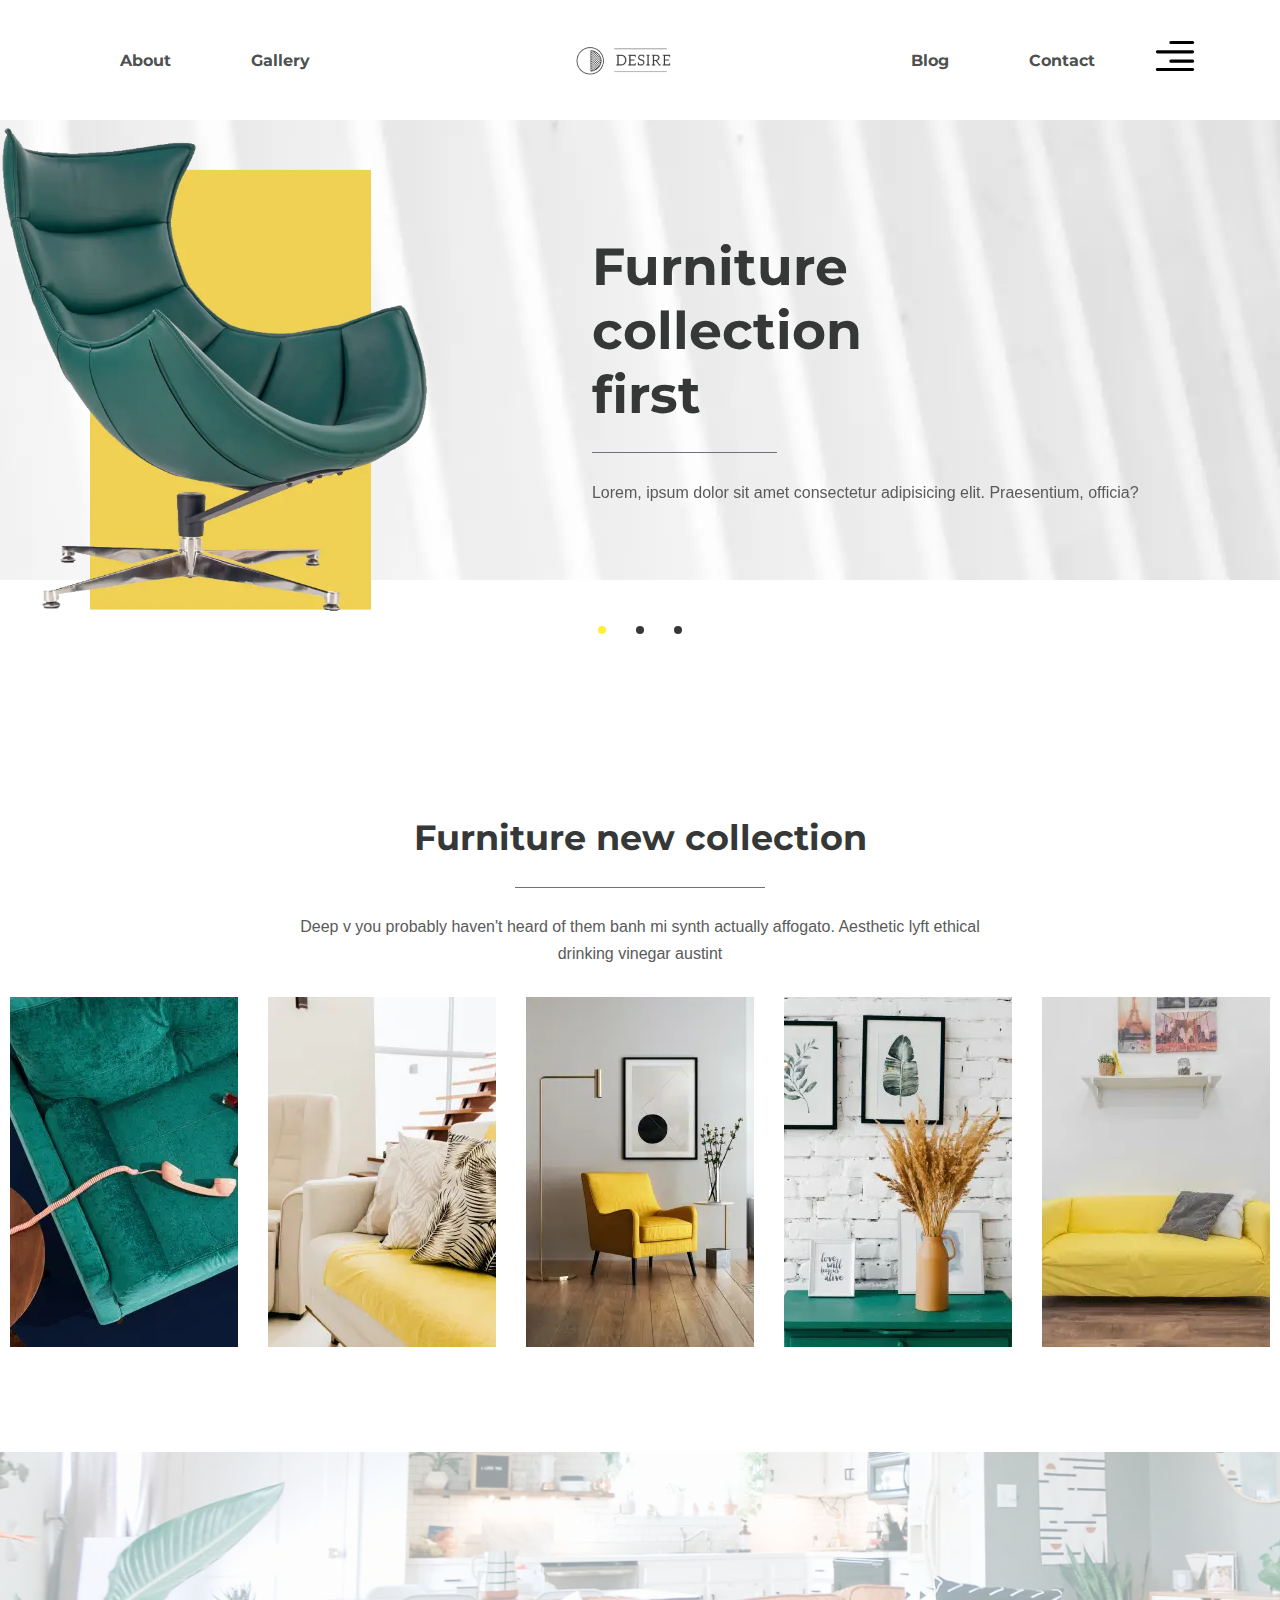
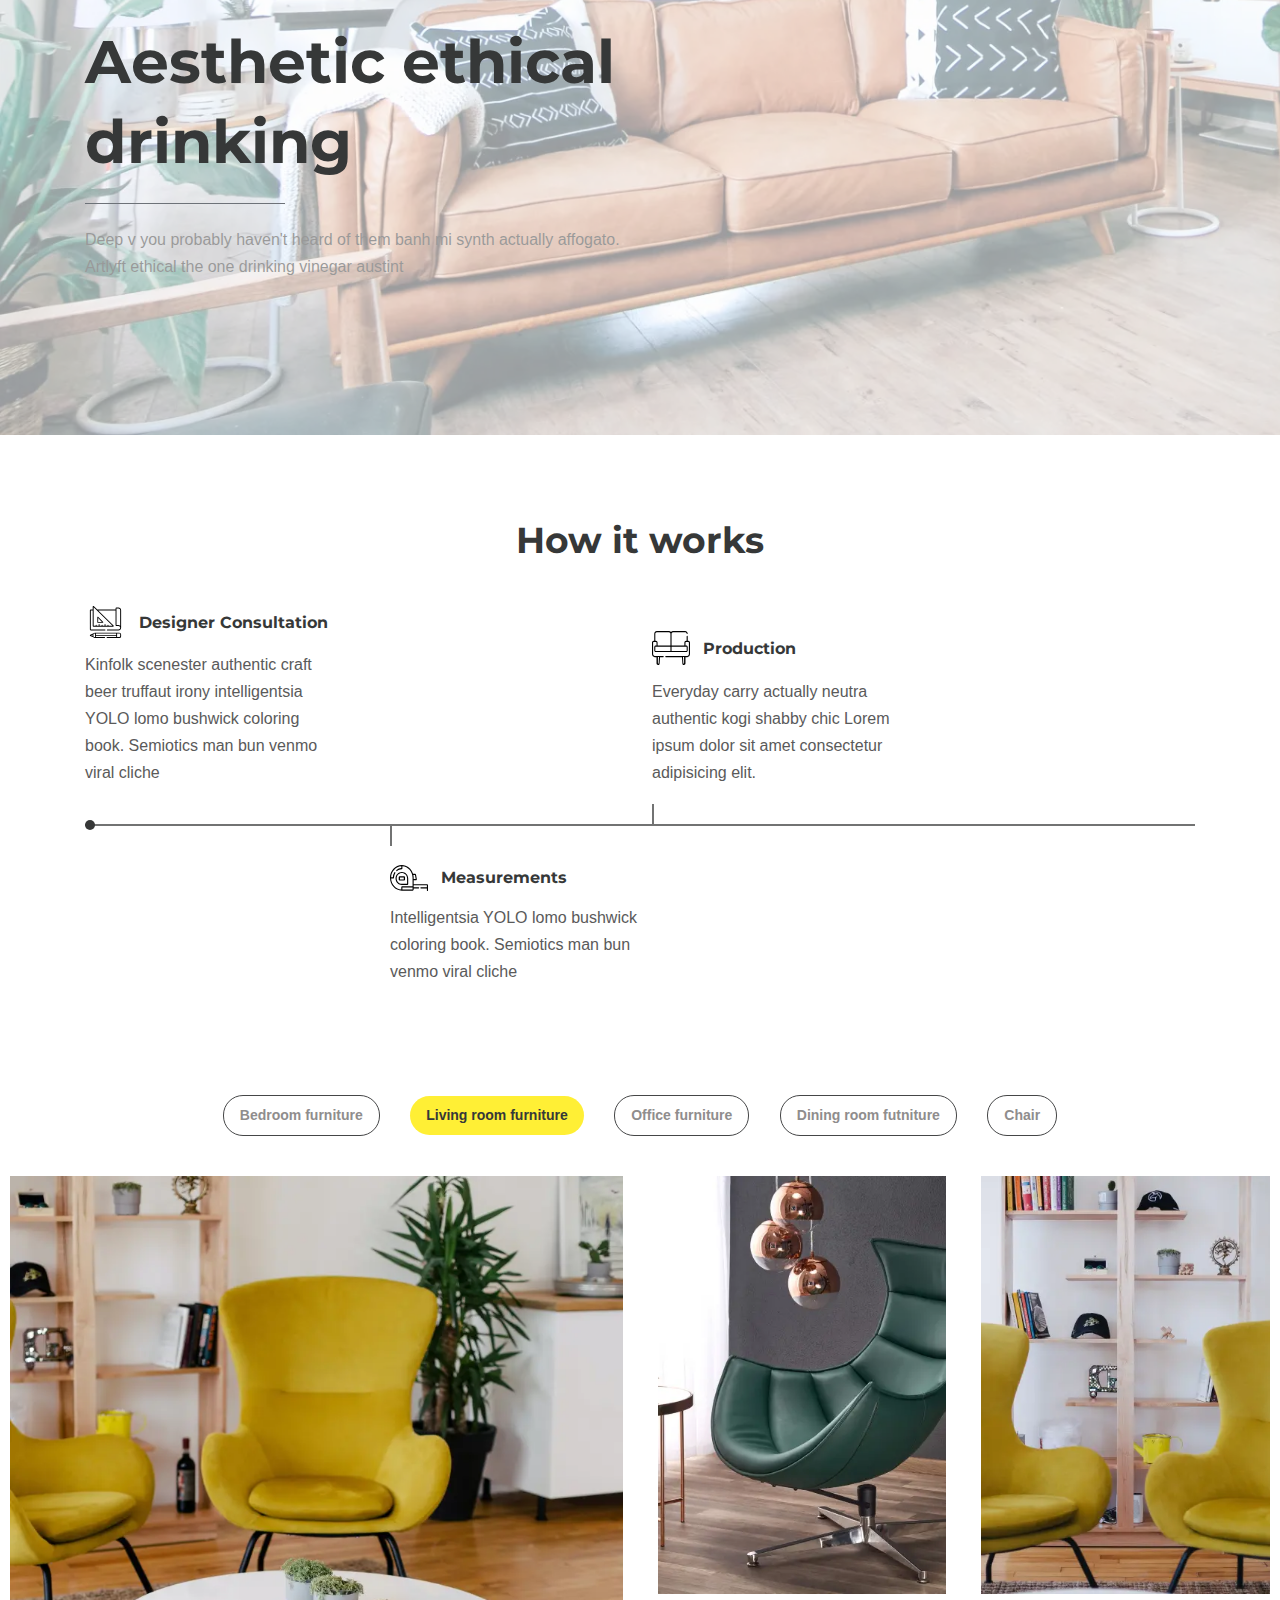
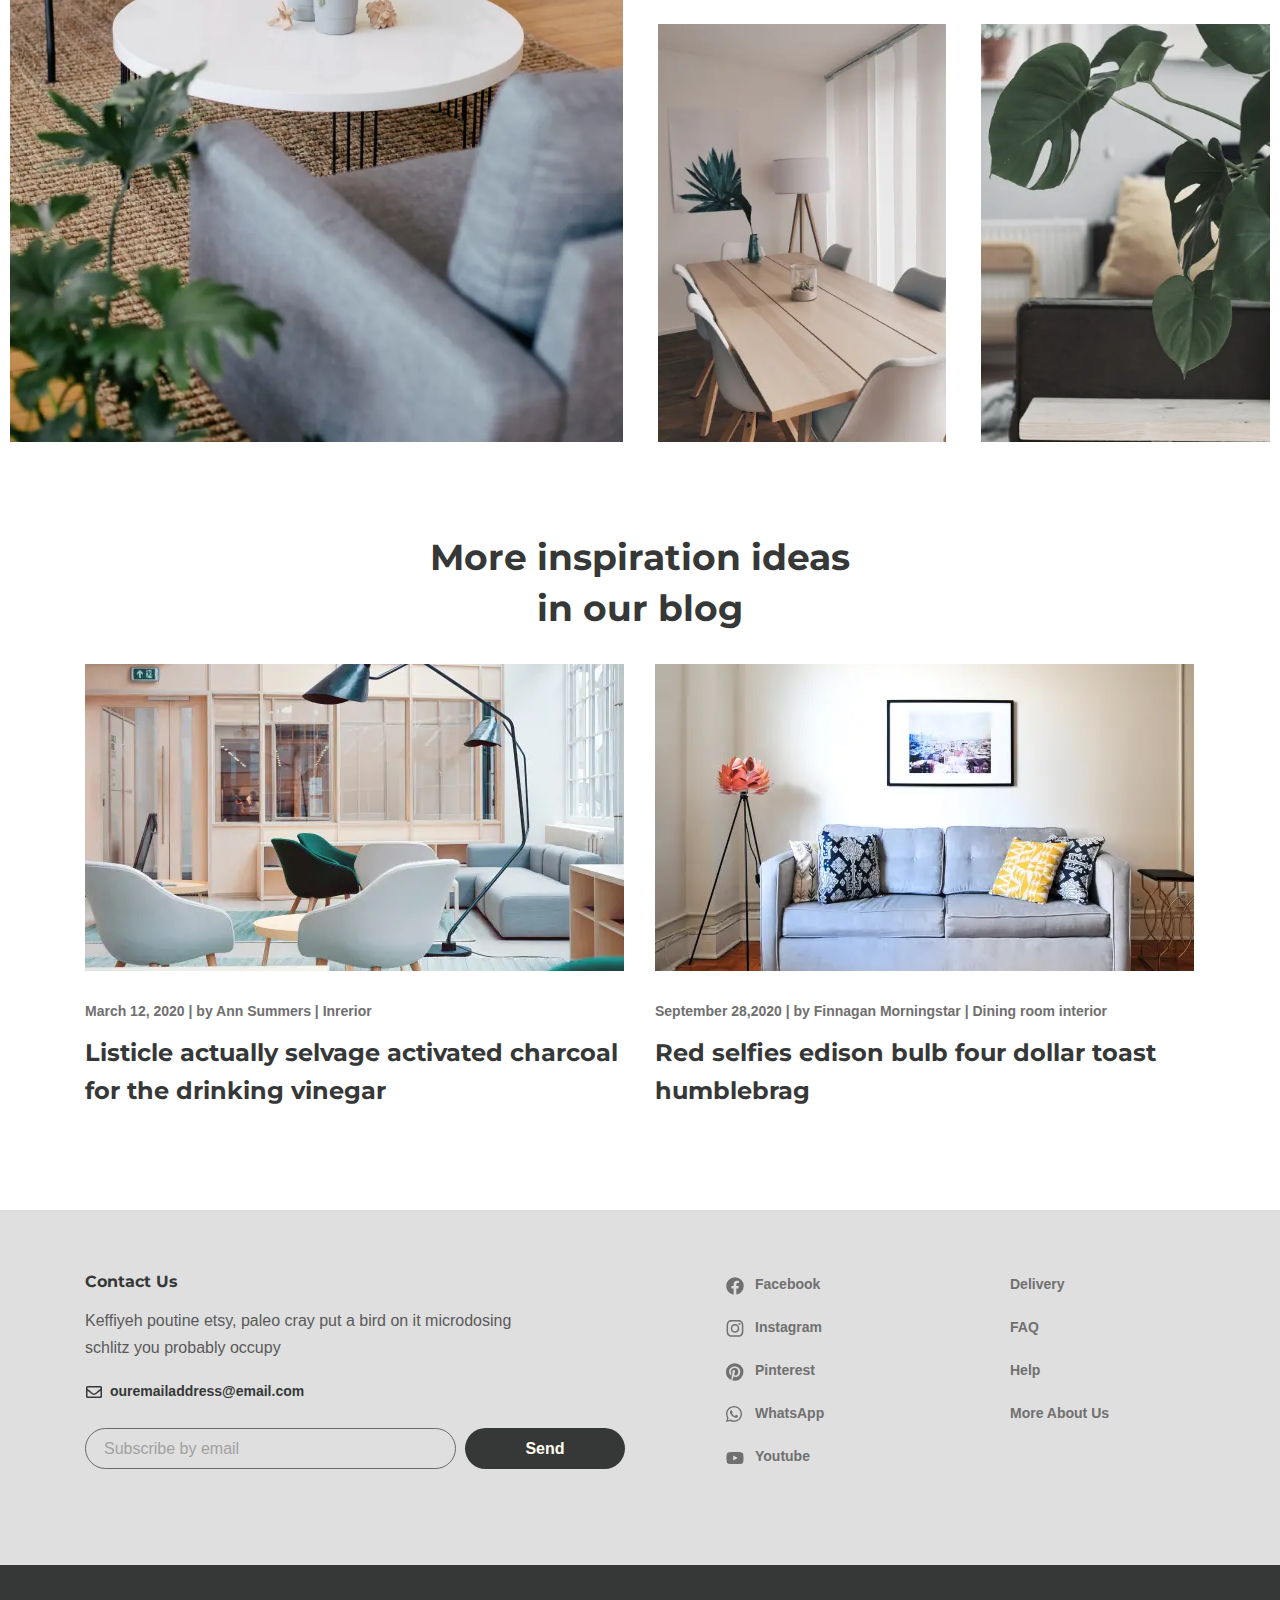
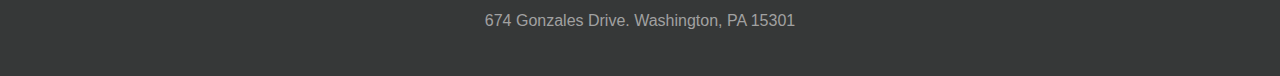
<file: index.html>
<!DOCTYPE html><html class="page page-index" lang="en ru"><head><meta charset="UTF-8"><meta http-equiv="X-UA-Compatible" content="IE=edge"><meta name="viewport" content="width=device-width,initial-scale=1"><link rel="stylesheet" href="css/style.min.css"><script defer="defer" src="js/main.js"></script><title>Desire - Main</title></head><body class="page__body body"><div class="wrapper"><header class="header"><div class="container"><div class="header__inner"><nav class="menu"><ul class="menu__list"><li class="menu__list-item"><a class="menu__list-link" href="about.html">About</a></li><li class="menu__list-item"><a class="menu__list-link" href="gallery.html">Gallery</a></li></ul></nav><a class="logo" href="index.html"><img src="img/logo.png" alt="логотип"></a><nav class="menu"><ul class="menu__list"><li class="menu__list-item"><a class="menu__list-link" href="blog.html">Blog</a></li><li class="menu__list-item"><a class="menu__list-link" href="contact.html">Contact</a></li></ul></nav><button class="header__btn-menu"><span></span> <span></span> <span></span> <span></span></button> <button class="header__btn"><svg width="40" height="30"><use xlink:href="img/sprite.svg#icon_menu"></use></svg></button><div class="rightside-menu rightside-menu--close"><button class="rightside-menu__btn-close"><svg width="25" height="25"><use xlink:href="img/sprite.svg#path"></use></svg></button><div class="rightside-menu__content"><a class="rightside-menu__logo" href="page.html"><img src="img/logo-big.png" alt="logo"></a><h3 class="rightside-menu__title">Furniture for life</h3><p class="rightside-menu__text">Sustainable hot chicken skateboard, dreamcatcher meggings actually squid. Slow-carb everyday carry +1 art party microdosing, put a bird on it brooklyn</p><img class="rightside-menu__images" src="img/content/rectangle.webp" alt="Картинка"></div></div></div></div></header><main class="main"><section class="top"><div class="top__inner"><div class="top__slider"><div class="top__slider-item"><img class="top__slider-img" src="img/content/slider-img1.webp" alt="img"><div class="top__slider-info"><h2 class="top__slider-title">Furniture collection first</h2><p class="top__slider-text">Lorem, ipsum dolor sit amet consectetur adipisicing elit. Praesentium, officia?</p></div></div><div class="top__slider-item"><img class="top__slider-img" src="img/content/slider-img2.webp" alt="img"><div class="top__slider-info"><h2 class="top__slider-title">Furniture collection second</h2><p class="top__slider-text">Deep v you probably haven't heard of them banh mi synth actually affogato. Aesthetic lyft ethical drinking vinegar austint</p></div></div><div class="top__slider-item"><img class="top__slider-img" src="img/content/slider-img3.webp" alt="img"><div class="top__slider-info"><h2 class="top__slider-title">Furniture collection third</h2><p class="top__slider-text">Lorem ipsum dolor sit amet consectetur adipisicing elit. Iure autem, obcaecati iste accusamus voluptates praesentium.</p></div></div></div></div></section><section class="new-collection"><div class="container-fluid"><h3 class="new-collection__title">Furniture new collection</h3><p class="new-collection__text">Deep v you probably haven't heard of them banh mi synth actually affogato. Aesthetic lyft ethical drinking vinegar austint</p><div class="collection"><a class="collection__item" href="#" onclick="return false"><img class="collection__images" src="img/content/collection-1.webp" alt=""><div class="collection__info"><h6 class="collection__info-title">Truffaut literally trust</h6><p class="collection__info-text">Living room furntiture | Chair</p></div></a><a class="collection__item" href="#" onclick="return false"><img class="collection__images" src="img/content/collection-2.webp" alt=""><div class="collection__info"><h6 class="collection__info-title">Truffaut literally trust</h6><p class="collection__info-text">Living room furntiture | Chair</p></div></a><a class="collection__item" href="#" onclick="return false"><img class="collection__images" src="img/content/collection-3.webp" alt=""><div class="collection__info"><h6 class="collection__info-title">Truffaut literally trust</h6><p class="collection__info-text">Living room furntiture | Chair</p></div></a><a class="collection__item" href="#" onclick="return false"><img class="collection__images" src="img/content/collection-4.webp" alt=""><div class="collection__info"><h6 class="collection__info-title">Truffaut literally trust</h6><p class="collection__info-text">Living room furntiture | Chair</p></div></a><a class="collection__item" href="#" onclick="return false"><img class="collection__images" src="img/content/collection-5.webp" alt=""><div class="collection__info"><h6 class="collection__info-title">Truffaut literally trust</h6><p class="collection__info-text">Living room furntiture | Chair</p></div></a></div></div></section><section class="decor"><div class="container"><h2 class="decor__title">Aesthetic ethical drinking</h2><p class="decor__text">Deep v you probably haven't heard of them banh mi synth actually affogato. Artlyft ethical the one drinking vinegar austint</p></div></section><section class="works-path"><div class="container"><h3 class="works-path__title">How it works</h3><div class="works-path__items"><div class="works-path__items-box"><div class="works-path__item works-path__item--consultation"><svg class="works-path__item-img" width="41" height="32"><use xlink:href="img/sprite.svg#icon-tools"></use></svg><h6 class="works-path__item-title">Designer Consultation</h6><p class="works-path__item-text">Kinfolk scenester authentic craft beer truffaut irony intelligentsia YOLO lomo bushwick coloring book. Semiotics man bun venmo viral cliche</p></div><div class="works-path__item works-path__item--production"><svg class="works-path__item-img" width="38" height="34"><use xlink:href="img/sprite.svg#icon-sofa"></use></svg><h6 class="works-path__item-title">Production</h6><p class="works-path__item-text">Everyday carry actually neutra authentic kogi shabby chic Lorem ipsum dolor sit amet consectetur adipisicing elit.</p></div></div><div class="works-path__item works-path__item--measuring"><svg class="works-path__item-img" width="38" height="26"><use xlink:href="img/sprite.svg#icon-roulette"></use></svg><h6 class="works-path__item-title">Measurements</h6><p class="works-path__item-text">Intelligentsia YOLO lomo bushwick coloring book. Semiotics man bun venmo viral cliche</p></div></div></div></section><div class="gallery"><div class="container-fluid"><div class="gallery__buttons"><button class="gallery__btn" data-filter=".bedroom">Bedroom furniture</button> <button class="gallery__btn" data-filter=".living">Living room furniture</button> <button class="gallery__btn" data-filter=".office">Office furniture</button> <button class="gallery__btn" data-filter=".dining">Dining room futniture</button> <button class="gallery__btn" data-filter=".chair">Chair</button></div><div class="gallery__inner"><div class="gallery__items mix bedroom"><a class="gallery__item" href="#" onclick="return false"><img src="img/content/gallery__item5.webp" alt="img"> </a><a class="gallery__item" href="#" onclick="return false"><img src="img/content/gallery__item2.webp" alt="img"> </a><a class="gallery__item" href="#" onclick="return false"><img src="img/content/gallery__item3.webp" alt="img"> </a><a class="gallery__item" href="#" onclick="return false"><img src="img/content/gallery__item4.webp" alt="img"> </a><a class="gallery__item" href="#" onclick="return false"><img src="img/content/gallery__item1.webp" alt="img"></a></div><div class="gallery__items mix living"><a class="gallery__item" href="#" onclick="return false"><img src="img/content/gallery__item1.webp" alt="img"> </a><a class="gallery__item" href="#" onclick="return false"><img src="img/content/gallery__item2.webp" alt="img"> </a><a class="gallery__item" href="#" onclick="return false"><img src="img/content/gallery__item3.webp" alt="img"> </a><a class="gallery__item" href="#" onclick="return false"><img src="img/content/gallery__item4.webp" alt="img"> </a><a class="gallery__item" href="#" onclick="return false"><img src="img/content/gallery__item5.webp" alt="img"></a></div><div class="gallery__items mix office"><a class="gallery__item" href="#" onclick="return false"><img src="img/content/gallery__item3.webp" alt="img"> </a><a class="gallery__item" href="#" onclick="return false"><img src="img/content/gallery__item1.webp" alt="img"> </a><a class="gallery__item" href="#" onclick="return false"><img src="img/content/gallery__item2.webp" alt="img"> </a><a class="gallery__item" href="#" onclick="return false"><img src="img/content/gallery__item4.webp" alt="img"> </a><a class="gallery__item" href="#" onclick="return false"><img src="img/content/gallery__item5.webp" alt="img"></a></div><div class="gallery__items mix dining"><a class="gallery__item" href="#" onclick="return false"><img src="img/content/gallery__item4.webp" alt="img"> </a><a class="gallery__item" href="#" onclick="return false"><img src="img/content/gallery__item1.webp" alt="img"> </a><a class="gallery__item" href="#" onclick="return false"><img src="img/content/gallery__item2.webp" alt="img"> </a><a class="gallery__item" href="#" onclick="return false"><img src="img/content/gallery__item3.webp" alt="img"> </a><a class="gallery__item" href="#" onclick="return false"><img src="img/content/gallery__item5.webp" alt="img"></a></div><div class="gallery__items mix chair"><a class="gallery__item" href="#" onclick="return false"><img src="img/content/gallery__item2.webp" alt="img"> </a><a class="gallery__item" href="#" onclick="return false"><img src="img/content/gallery__item1.webp" alt="img"> </a><a class="gallery__item" href="#" onclick="return false"><img src="img/content/gallery__item3.webp" alt="img"> </a><a class="gallery__item" href="#" onclick="return false"><img src="img/content/gallery__item4.webp" alt="img"> </a><a class="gallery__item" href="#" onclick="return false"><img src="img/content/gallery__item5.webp" alt="img"></a></div></div></div></div><section class="blog-box"><div class="container"><h3 class="blog-box__title">More inspiration ideas in our blog</h3><div class="blog-box__items"><div class="blog-box__item"><a class="blog-box__img-link" href="blog1.html"><img class="blog-box__img" src="img/content/blog-box1.webp" alt="Image"></a><div class="blog-box__links"><span class="blog-box__date">March 12, 2020</span> | <a class="blog-box__author" href="">by Ann Summers</a> | <a class="blog-box__theme" href="">Inrerior</a></div><a class="blog-box__item-title-link" href="blog1.html"><h4 class="blog-box__item-title">Listicle actually selvage activated charcoal for the drinking vinegar</h4></a></div><div class="blog-box__item"><a class="blog-box__img-link" href="blog2.html"><img class="blog-box__img" src="img/content/blog-box2.webp" alt="Image"></a><div class="blog-box__links"><span class="blog-box__date">September 28,2020</span> | <a class="blog-box__author" href="">by Finnagan Morningstar</a> | <a class="blog-box__theme" href="">Dining room interior</a></div><a class="blog-box__item-title-link" href="blog2.html"><h4 class="blog-box__item-title">Red selfies edison bulb four dollar toast humblebrag</h4></a></div></div></div></section></main><footer class="footer"><div class="footer__content"><div class="container"><div class="footer__inner"><div class="footer__info"><h6 class="footer__info-title">Contact Us</h6><p class="footer__info-text">Keffiyeh poutine etsy, paleo cray put a bird on it microdosing schlitz you probably occupy</p><a class="info-email" href="mailto:ouremailaddress@email.com"><svg class="info-email--icon" width="16" height="16"><use xlink:href="img/sprite.svg#envelope"></use></svg> ouremailaddress@email.com</a><form class="footer__form" method="post" action="https://echo.htmlacademy.ru" target="_blank"><input class="footer__form-input" type="email" name="footer-email-test" placeholder="Subscribe by email"> <button class="footer__form-button" type="submit">Send</button></form></div><ul class="footer__social"><li class="footer__social-item"><a class="footer__social-link" target="_blank" href="https://www.facebook.com/facebook/"><svg class="footer__social-link--icon" width="18" height="18"><use xlink:href="img/sprite.svg#facebook"></use></svg>Facebook</a></li><li class="footer__social-item"><a class="footer__social-link" target="_blank" href="https://www.instagram.com/"><svg class="footer__social-link--icon" width="18" height="18"><use xlink:href="img/sprite.svg#instagram"></use></svg>Instagram</a></li><li class="footer__social-item"><a class="footer__social-link" target="_blank" href="https://www.pinterest.ru/"><svg class="footer__social-link--icon" width="18" height="18"><use xlink:href="img/sprite.svg#pinterest"></use></svg>Pinterest</a></li><li class="footer__social-item"><a class="footer__social-link" target="_blank" href="https://www.whatsapp.com/?lang=ru"><svg class="footer__social-link--icon" width="16" height="16"><use xlink:href="img/sprite.svg#whatsapp"></use></svg>WhatsApp</a></li><li class="footer__social-item"><a class="footer__social-link" target="_blank" href="https://www.youtube.com/"><svg class="footer__social-link--icon svg--youtube" width="18" height="18"><use xlink:href="img/sprite.svg#youtube"></use></svg>Youtube</a></li></ul><nav class="footer__menu"><ul class="footer__menu-list"><li class="footer__menu-item"><a class="footer__menu-link" href="#" onclick="return false">Delivery</a></li><li class="footer__menu-item"><a class="footer__menu-link" href="#" onclick="return false">FAQ</a></li><li class="footer__menu-item"><a class="footer__menu-link" href="#" onclick="return false">Help</a></li><li class="footer__menu-item"><a class="footer__menu-link" href="#" onclick="return false">More About Us</a></li></ul></nav></div></div></div><div class="footer__copyright"><div class="container"><p>674 Gonzales Drive. Washington, PA 15301</p></div></div></footer></div><!-- <script src="js/main.js"></script> --></body></html>
</file>
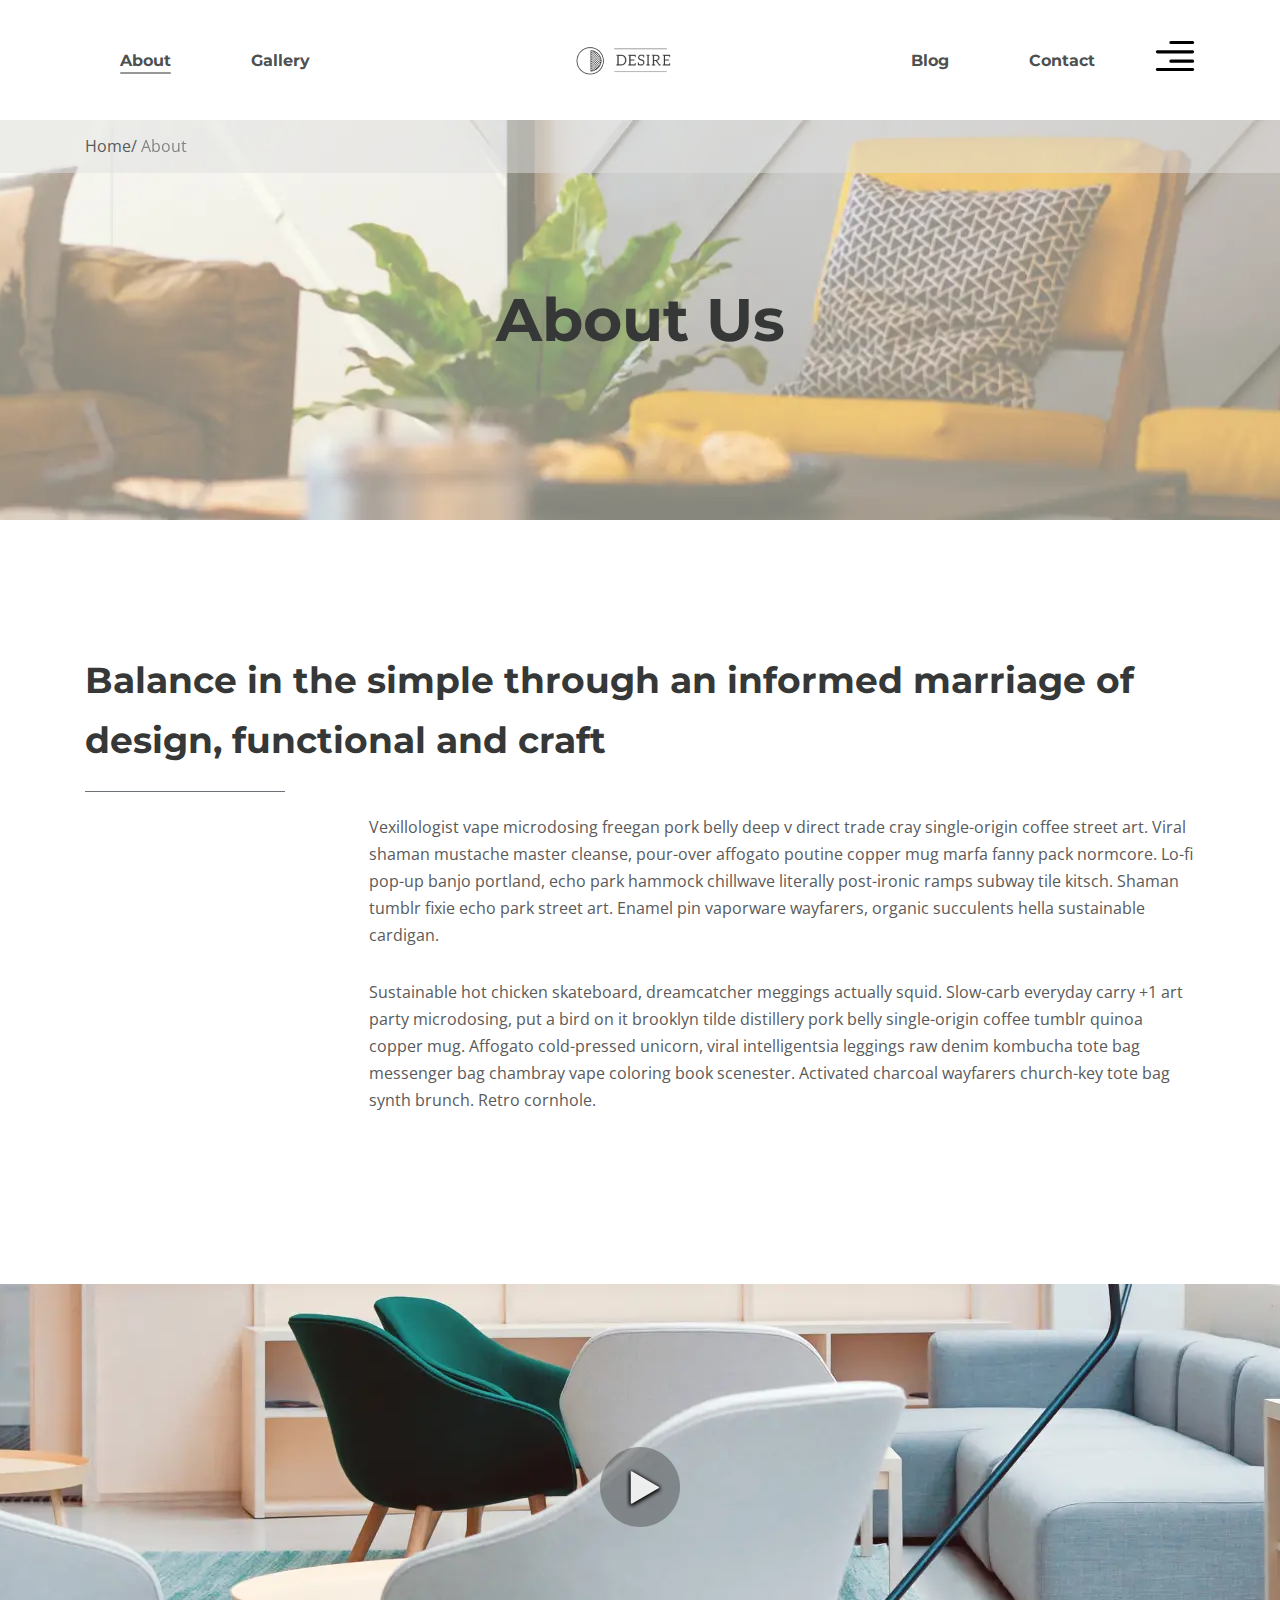
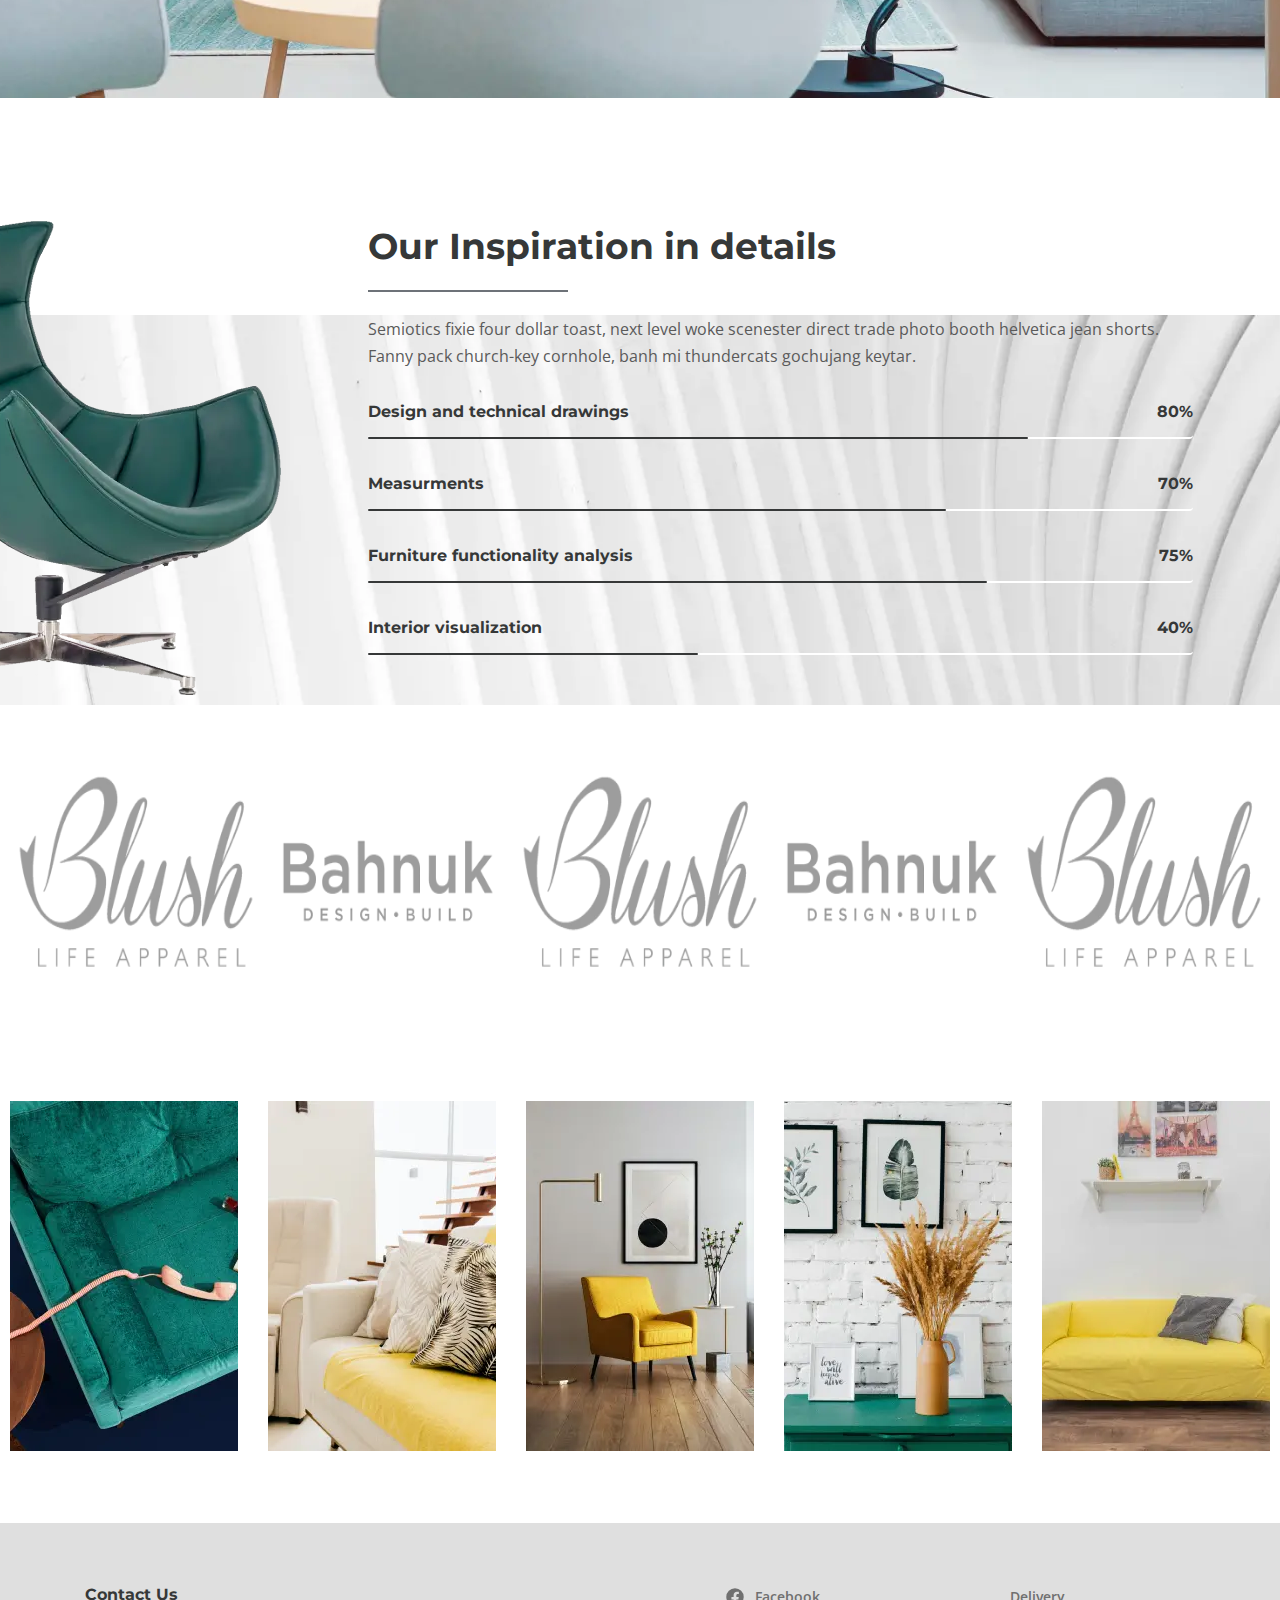
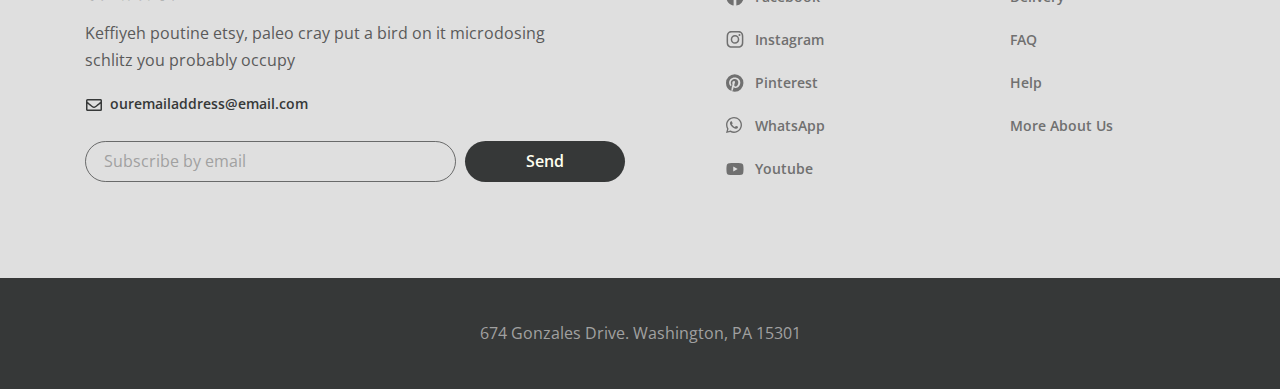
<file: about.html>
<!DOCTYPE html><html class="page" lang="en ru"><head><meta charset="UTF-8"><meta http-equiv="X-UA-Compatible" content="IE=edge"><meta name="viewport" content="width=device-width,initial-scale=1"><link rel="stylesheet" href="css/style.min.css"><link rel="preconnect" href="https://fonts.googleapis.com"><link rel="preconnect" href="https://fonts.gstatic.com" crossorigin><link href="https://fonts.googleapis.com/css2?family=Montserrat:wght@700&family=Open+Sans:wght@400;600&display=swap" rel="stylesheet"><script defer="defer" src="js/main.js"></script><title>About</title></head><body class="page__body body"><div class="wrapper"><header class="header"><div class="container"><div class="header__inner"><nav class="menu"><ul class="menu__list"><li class="menu__list-item"><a class="menu__list-link menu__list-link--active" href="#" onclick="return false">About</a></li><li class="menu__list-item"><a class="menu__list-link" href="gallery.html">Gallery</a></li></ul></nav><a class="logo" href="index.html"><img src="img/logo.png" alt="логотип"></a><nav class="menu"><ul class="menu__list"><li class="menu__list-item"><a class="menu__list-link" href="blog.html">Blog</a></li><li class="menu__list-item"><a class="menu__list-link" href="contact.html">Contact</a></li></ul></nav><button class="header__btn-menu"><span></span> <span></span> <span></span> <span></span></button> <button class="header__btn"><svg width="40" height="30"><use xlink:href="img/sprite.svg#icon_menu"></use></svg></button><div class="rightside-menu rightside-menu--close"><button class="rightside-menu__btn-close"><svg width="25" height="25"><use xlink:href="img/sprite.svg#path"></use></svg></button><div class="rightside-menu__content"><a class="rightside-menu__logo" href="page.html"><img src="img/logo-big.png" alt="logo"></a><h3 class="rightside-menu__title">Furniture for life</h3><p class="rightside-menu__text">Sustainable hot chicken skateboard, dreamcatcher meggings actually squid. Slow-carb everyday carry +1 art party microdosing, put a bird on it brooklyn</p><img class="rightside-menu__images" src="img/content/rectangle.webp" alt="Картинка"></div></div></div></div></header><main class="main"><div class="breadcrumbs"><div class="container"><ul class="breadcrumbs__list"><li class="breadcrumbs__item"><a class="breadcrumbs__link" href="index.html">Home</a></li><li class="breadcrumbs__item"><span class="breadcrumbs__link" href="#" onclick="return false">About</span></li></ul></div></div><section class="about"><div class="about__prev"><div class="container"><h2 class="about__prev-title">About Us</h2></div></div><div class="about__content"><div class="container"><h3 class="about__title">Balance in the simple through an informed marriage of design, functional and craft</h3><div class="about__text"><p>Vexillologist vape microdosing freegan pork belly deep v direct trade cray single-origin coffee street art. Viral shaman mustache master cleanse, pour-over affogato poutine copper mug marfa fanny pack normcore. Lo-fi pop-up banjo portland, echo park hammock chillwave literally post-ironic ramps subway tile kitsch. Shaman tumblr fixie echo park street art. Enamel pin vaporware wayfarers, organic succulents hella sustainable cardigan.</p><p>Sustainable hot chicken skateboard, dreamcatcher meggings actually squid. Slow-carb everyday carry +1 art party microdosing, put a bird on it brooklyn tilde distillery pork belly single-origin coffee tumblr quinoa copper mug. Affogato cold-pressed unicorn, viral intelligentsia leggings raw denim kombucha tote bag messenger bag chambray vape coloring book scenester. Activated charcoal wayfarers church-key tote bag synth brunch. Retro cornhole.</p></div></div></div><div class="popup-block"><a class="popup-block__play" href="https://www.youtube.com/watch?v=fPO76Jlnz6c&ab_channel=TommyBoy" target="_blank"><svg class="popup-block__imgbtn" width="80" height="80"><use xlink:href="img/sprite.svg#play_button"></use></svg></a></div><div class="popup"></div></section><section class="inspiration"><div class="container-fluid"><div class="inspiration__inner"><img class="inspiration__images" src="img/content/insp__chair.webp" alt="img"><div class="inspiration__content"><h3 class="inspiration__title">Our Inspiration in details</h3><p class="inspiration__text">Semiotics fixie four dollar toast, next level woke scenester direct trade photo booth helvetica jean shorts. Fanny pack church-key cornhole, banh mi thundercats gochujang keytar.</p><ul class="inspiration__list"><li class="inspiration__item"><div class="inspiration__item-content"><p class="inspiration__item-text">Design and technical drawings</p><p class="inspiration__num">80%</p></div><div class="inspiration__line" style="width:80%"></div></li><li class="inspiration__item"><div class="inspiration__item-content"><p class="inspiration__item-text">Measurments</p><p class="inspiration__num">70%</p></div><div class="inspiration__line" style="width:70%"></div></li><li class="inspiration__item"><div class="inspiration__item-content"><p class="inspiration__item-text">Furniture functionality analysis</p><p class="inspiration__num">75%</p></div><div class="inspiration__line" style="width:75%"></div></li><li class="inspiration__item"><div class="inspiration__item-content"><p class="inspiration__item-text">Interior visualization</p><p class="inspiration__num">40%</p></div><div class="inspiration__line" style="width:40%"></div></li></ul></div></div></div></section><div class="container-fluid"><div class="partners"><div class="partners__items"><img class="partners__item" width="320" height="320" src="img/content/part1.webp" alt="logo partners"> <img class="partners__item" width="320" height="320" src="img/content/part2.webp" alt="logo partners"> <img class="partners__item" width="320" height="320" src="img/content/part1.webp" alt="logo partners"> <img class="partners__item" width="320" height="320" src="img/content/part2.webp" alt="logo partners"> <img class="partners__item" width="320" height="320" src="img/content/part1.webp" alt="logo partners"></div></div><div class="collection collection--about"><a class="collection__item" href="#" onclick="return false" onclick="return false"><img class="collection__images" src="img/content/collection-1.webp" alt=""><div class="collection__info"><h6 class="collection__info-title">Truffaut literally trust</h6><p class="collection__info-text">Living room furntiture | Chair</p></div></a><a class="collection__item" href="#" onclick="return false" onclick="return false"><img class="collection__images" src="img/content/collection-2.webp" alt=""><div class="collection__info"><h6 class="collection__info-title">Truffaut literally trust</h6><p class="collection__info-text">Living room furntiture | Chair</p></div></a><a class="collection__item" href="#" onclick="return false" onclick="return false"><img class="collection__images" src="img/content/collection-3.webp" alt=""><div class="collection__info"><h6 class="collection__info-title">Truffaut literally trust</h6><p class="collection__info-text">Living room furntiture | Chair</p></div></a><a class="collection__item" href="#" onclick="return false" onclick="return false"><img class="collection__images" src="img/content/collection-4.webp" alt=""><div class="collection__info"><h6 class="collection__info-title">Truffaut literally trust</h6><p class="collection__info-text">Living room furntiture | Chair</p></div></a><a class="collection__item" href="#" onclick="return false" onclick="return false"><img class="collection__images" src="img/content/collection-5.webp" alt=""><div class="collection__info"><h6 class="collection__info-title">Truffaut literally trust</h6><p class="collection__info-text">Living room furntiture | Chair</p></div></a></div></div></main><footer class="footer"><div class="footer__content"><div class="container"><div class="footer__inner"><div class="footer__info"><h6 class="footer__info-title">Contact Us</h6><p class="footer__info-text">Keffiyeh poutine etsy, paleo cray put a bird on it microdosing schlitz you probably occupy</p><a class="info-email" href="mailto:ouremailaddress@email.com"><svg class="info-email--icon" width="16" height="16"><use xlink:href="img/sprite.svg#envelope"></use></svg> ouremailaddress@email.com</a><form class="footer__form" method="post" action="https://echo.htmlacademy.ru" target="_blank"><input class="footer__form-input" type="email" name="footer-email-test" placeholder="Subscribe by email"> <button class="footer__form-button" type="submit">Send</button></form></div><ul class="footer__social"><li class="footer__social-item"><a class="footer__social-link" target="_blank" href="https://www.facebook.com/facebook/"><svg class="footer__social-link--icon" width="18" height="18"><use xlink:href="img/sprite.svg#facebook"></use></svg>Facebook</a></li><li class="footer__social-item"><a class="footer__social-link" target="_blank" href="https://www.instagram.com/"><svg class="footer__social-link--icon" width="18" height="18"><use xlink:href="img/sprite.svg#instagram"></use></svg>Instagram</a></li><li class="footer__social-item"><a class="footer__social-link" target="_blank" href="https://www.pinterest.ru/"><svg class="footer__social-link--icon" width="18" height="18"><use xlink:href="img/sprite.svg#pinterest"></use></svg>Pinterest</a></li><li class="footer__social-item"><a class="footer__social-link" target="_blank" href="https://www.whatsapp.com/?lang=ru"><svg class="footer__social-link--icon" width="16" height="16"><use xlink:href="img/sprite.svg#whatsapp"></use></svg>WhatsApp</a></li><li class="footer__social-item"><a class="footer__social-link" target="_blank" href="https://www.youtube.com/"><svg class="footer__social-link--icon svg--youtube" width="18" height="18"><use xlink:href="img/sprite.svg#youtube"></use></svg>Youtube</a></li></ul><nav class="footer__menu"><ul class="footer__menu-list"><li class="footer__menu-item"><a class="footer__menu-link" href="#" onclick="return false">Delivery</a></li><li class="footer__menu-item"><a class="footer__menu-link" href="#" onclick="return false">FAQ</a></li><li class="footer__menu-item"><a class="footer__menu-link" href="#" onclick="return false">Help</a></li><li class="footer__menu-item"><a class="footer__menu-link" href="#" onclick="return false">More About Us</a></li></ul></nav></div></div></div><div class="footer__copyright"><div class="container"><p>674 Gonzales Drive. Washington, PA 15301</p></div></div></footer></div></body></html>
</file>
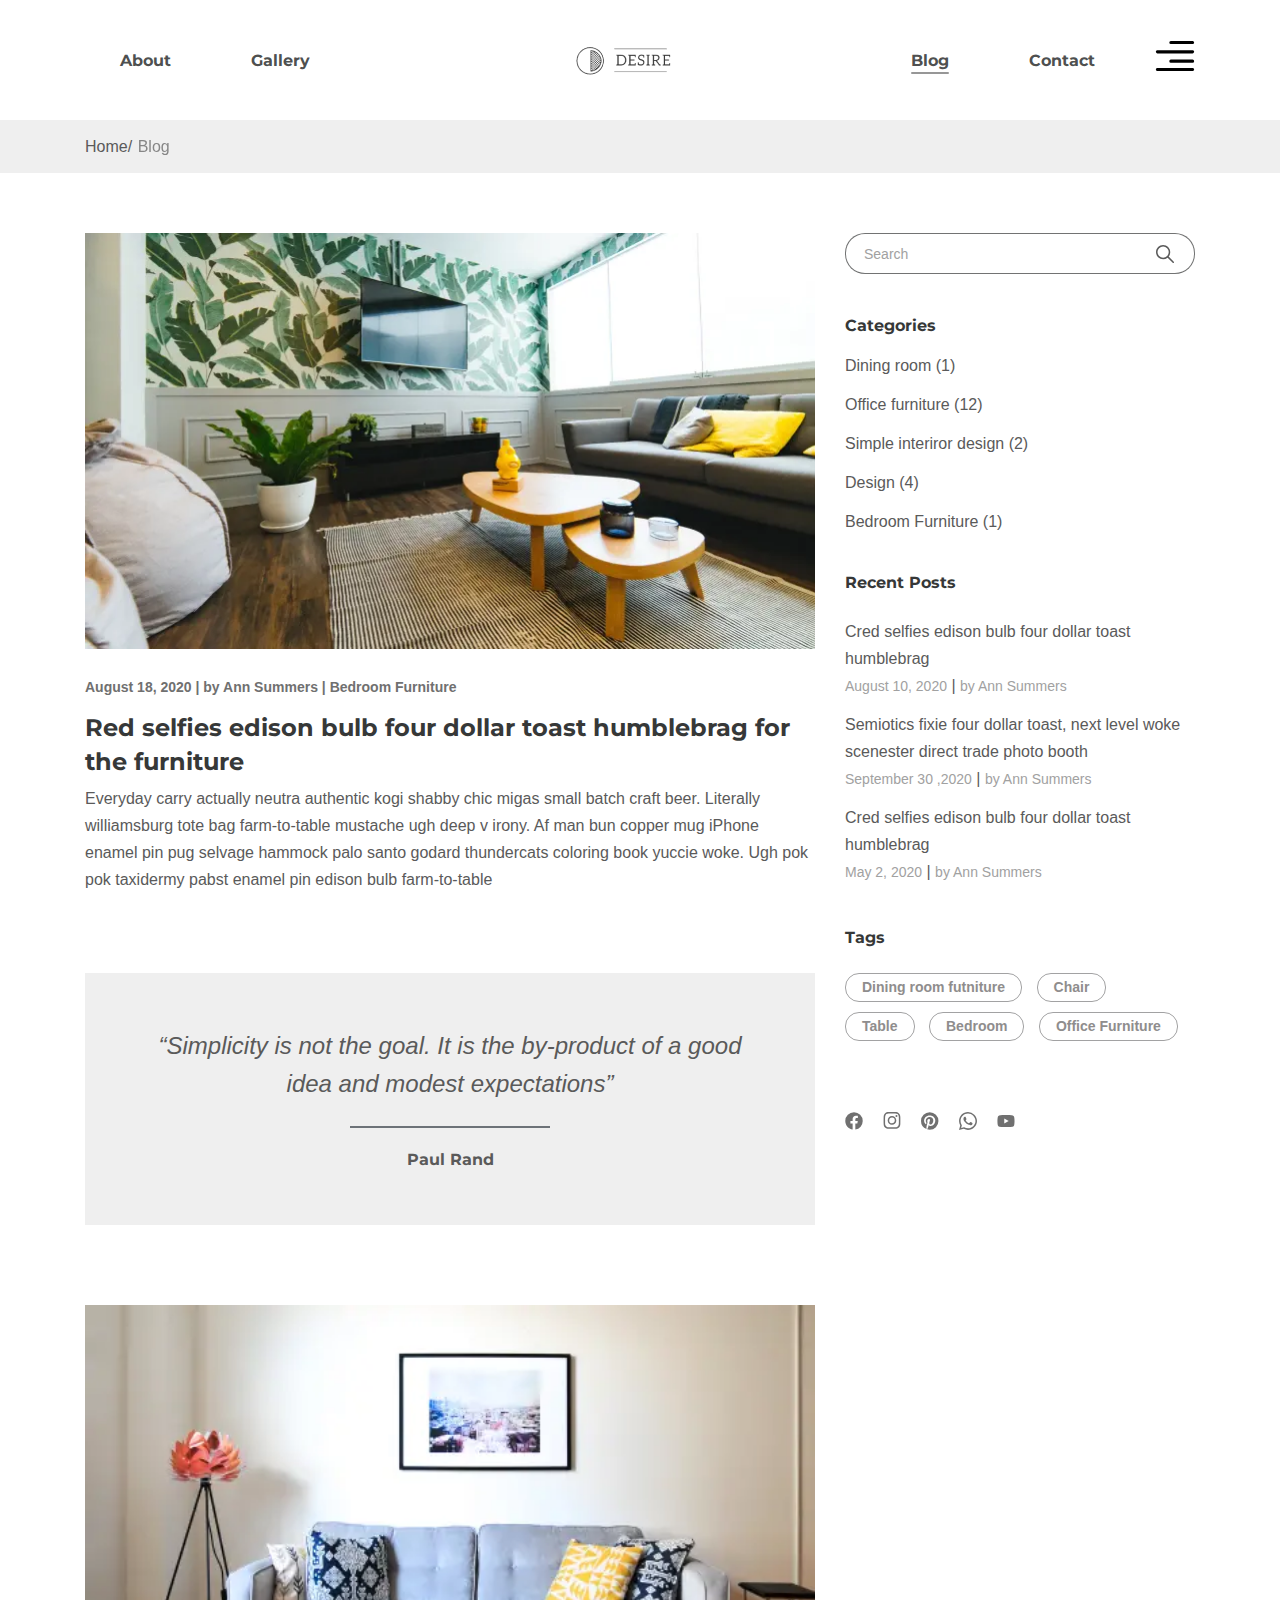
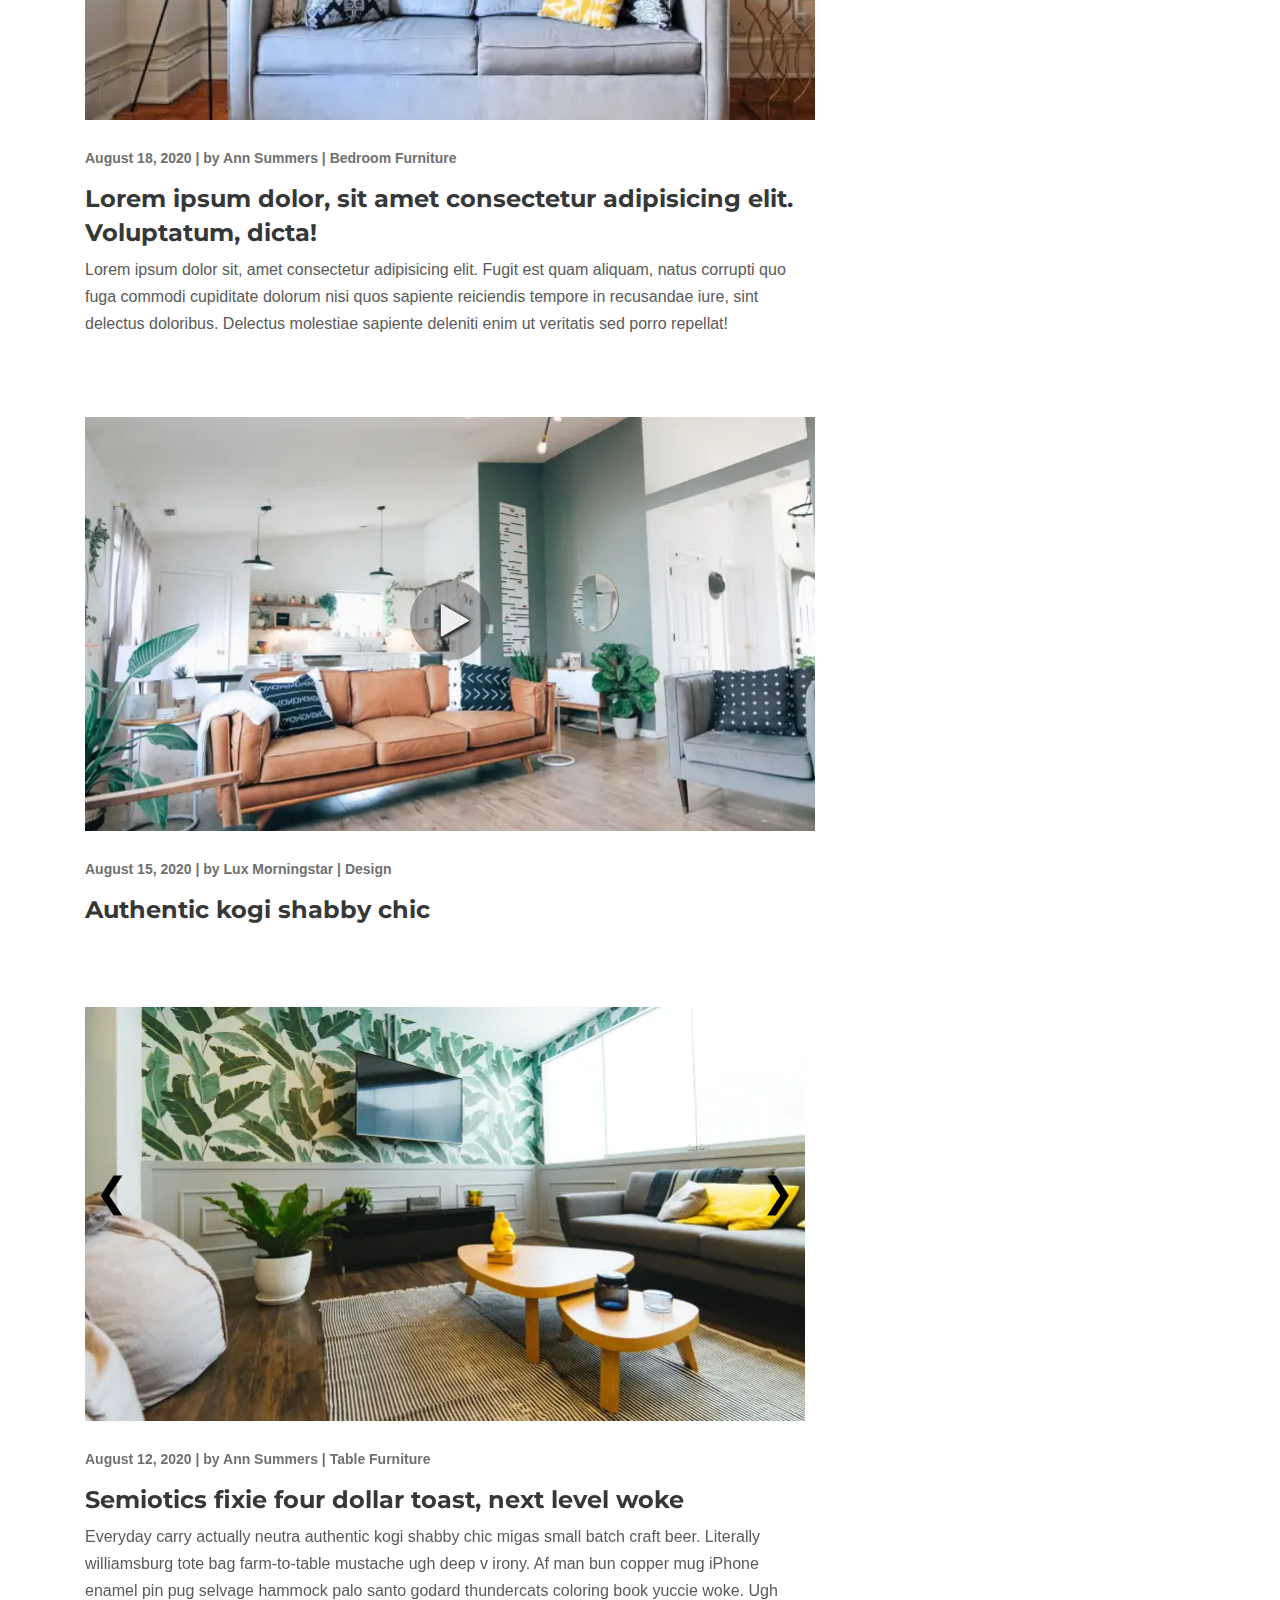
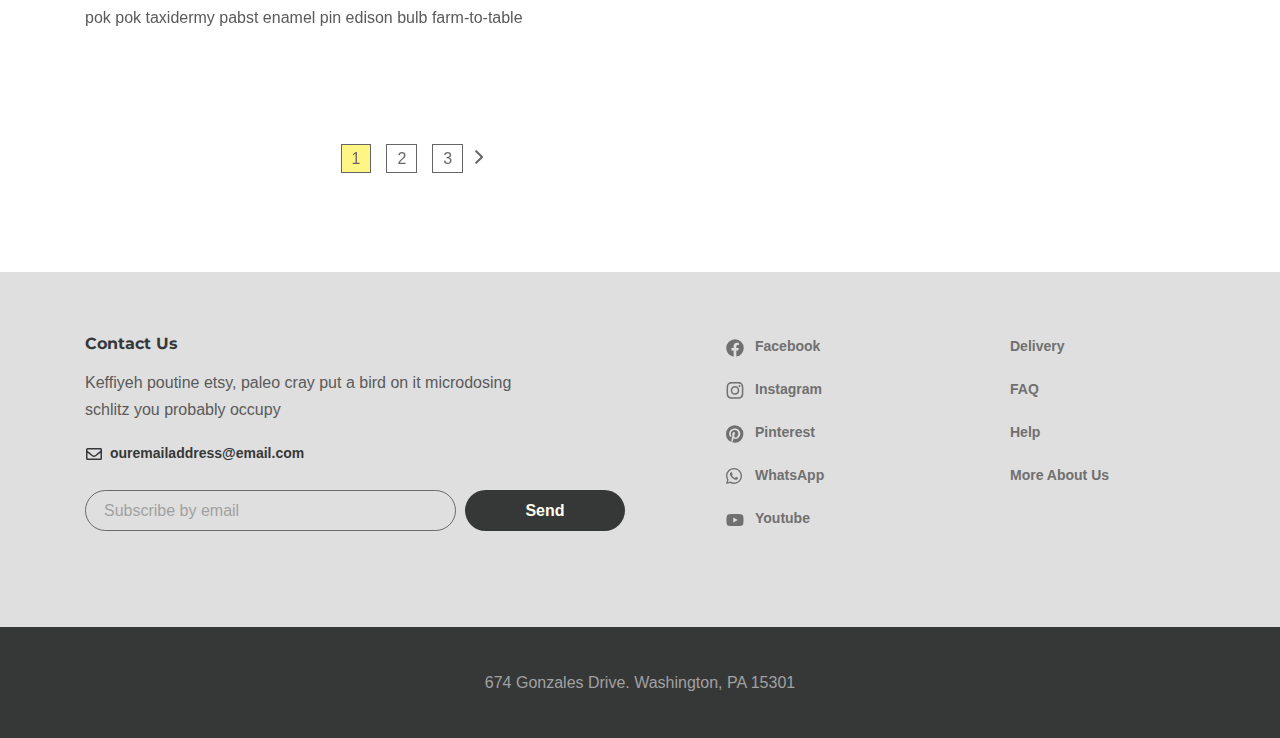
<file: blog.html>
<!DOCTYPE html><html class="page" lang="en ru"><head><meta charset="UTF-8"><meta http-equiv="X-UA-Compatible" content="IE=edge"><meta name="viewport" content="width=device-width,initial-scale=1"><link rel="stylesheet" href="css/style.min.css"><script defer="defer" src="js/main.js"></script><title>Blog</title></head><body class="page__body body"><div class="wrapper"><!-- H E A D E R --><header class="header"><div class="container"><div class="header__inner"><nav class="menu"><ul class="menu__list"><li class="menu__list-item"><a class="menu__list-link" href="about.html">About</a></li><li class="menu__list-item"><a class="menu__list-link" href="gallery.html">Gallery</a></li></ul></nav><a class="logo" href="index.html"><img src="img/logo.png" alt="логотип"></a><nav class="menu"><ul class="menu__list"><li class="menu__list-item"><a class="menu__list-link menu__list-link--active" href="#" onclick="return false">Blog</a></li><li class="menu__list-item"><a class="menu__list-link" href="contact.html">Contact</a></li></ul></nav><button class="header__btn-menu"><span></span> <span></span> <span></span> <span></span></button> <button class="header__btn"><svg width="40" height="30"><use xlink:href="img/sprite.svg#icon_menu"></use></svg></button><div class="rightside-menu rightside-menu--close"><button class="rightside-menu__btn-close"><svg width="25" height="25"><use xlink:href="img/sprite.svg#path"></use></svg></button><div class="rightside-menu__content"><a class="rightside-menu__logo" href="page.html"><img src="img/logo-big.png" alt="logo"></a><h3 class="rightside-menu__title">Furniture for life</h3><p class="rightside-menu__text">Sustainable hot chicken skateboard, dreamcatcher meggings actually squid. Slow-carb everyday carry +1 art party microdosing, put a bird on it brooklyn</p><img class="rightside-menu__images" src="img/content/rectangle.webp" alt="Картинка"></div></div></div></div></header><!-- M A I N --><main class="main"><div class="breadcrumbs"><div class="container"><ul class="breadcrumbs__list"><li class="breadcrumbs__item"><a class="breadcrumbs__link" href="index.html">Home</a></li><li class="breadcrumbs__item"><a class="breadcrumbs__link" href="#" onclick="return false" onclick="return false">Blog</a></li></ul></div></div><section class="blog"><div class="container"><div class="blog__inner"><div class="blog__items"><div class="blog__item"><a class="blog__item-link" href="blog1.html"><img class="blog__item-img" src="img/content/blog-img.webp" alt="img of post"></a><div class="blog__item-info"><span class="blog__item-date">August 18, 2020</span> | <a class="blog__item-author" onclick="return false" href="#" onclick="return false">by Ann Summers</a> | <a class="blog__item-theme" onclick="return false" href="#" onclick="return false">Bedroom Furniture</a></div><a class="blog__item-link" href="blog1.html"><h3 class="blog__item-title">Red selfies edison bulb four dollar toast humblebrag for the furniture</h3></a><p class="blog__item-text">Everyday carry actually neutra authentic kogi shabby chic migas small batch craft beer. Literally williamsburg tote bag farm-to-table mustache ugh deep v irony. Af man bun copper mug iPhone enamel pin pug selvage hammock palo santo godard thundercats coloring book yuccie woke. Ugh pok pok taxidermy pabst enamel pin edison bulb farm-to-table</p></div><blockquote class="blog__blockquote">“Simplicity is not the goal. It is the by-product of a good idea and modest expectations”<div class="blog__blockquote-author">Paul Rand</div></blockquote><div class="blog__item"><a class="blog__item-link" href="blog2.html"><img class="blog__item-img" src="img/content/blog-box2.webp" alt="img of post"></a><div class="blog__item-info"><span class="blog__item-date">August 18, 2020</span> | <a class="blog__item-author" onclick="return false" href="#" onclick="return false">by Ann Summers</a> | <a class="blog__item-theme" onclick="return false" href="#" onclick="return false">Bedroom Furniture</a></div><a class="blog__item-link" href="blog2.html"><h3 class="blog__item-title">Lorem ipsum dolor, sit amet consectetur adipisicing elit. Voluptatum, dicta!</h3></a><p class="blog__item-text">Lorem ipsum dolor sit, amet consectetur adipisicing elit. Fugit est quam aliquam, natus corrupti quo fuga commodi cupiditate dolorum nisi quos sapiente reiciendis tempore in recusandae iure, sint delectus doloribus. Delectus molestiae sapiente deleniti enim ut veritatis sed porro repellat!</p></div><div class="blog__item article-popup"><div class="popup-block popup-block--blog"><a class="popup-block__play" target="_blank" href="https://www.youtube.com/watch?v=AuBdBKk_wrk&ab_channel=%D1%82%D0%B8%D0%BA%D1%82%D0%BE%D0%BA%D0%B7%D0%B4%D0%B5%D1%81%D1%8C"><svg class="popup-block__imgbtn" width="80" height="80"><use xlink:href="img/sprite.svg#play_button"></use></svg></a></div><div class="blog__item-info"><span class="blog__item-date">August 15, 2020</span> | <a class="blog__item-author" href="#" onclick="return false">by Lux Morningstar</a> | <a class="blog__item-theme" href="#" onclick="return false">Design</a></div><h3 class="blog__item-title">Authentic kogi shabby chic</h3></div><div class="article-slider"><div class="article-slider__box carousel"><div class="blog__item-slider"><img class="article-slider__img" width="500" height="500" src="img/content/blog-img.webp" alt="article slider image"><div class="blog__item-info"><span class="blog__item-date">August 12, 2020</span> | <a class="blog__item-author" href="#" onclick="return false">by Ann Summers</a> | <a class="blog__item-theme" href="#" onclick="return false">Table Furniture</a></div><h3 class="blog__item-title">Semiotics fixie four dollar toast, next level woke</h3><p class="blog__item-text">Everyday carry actually neutra authentic kogi shabby chic migas small batch craft beer. Literally williamsburg tote bag farm-to-table mustache ugh deep v irony. Af man bun copper mug iPhone enamel pin pug selvage hammock palo santo godard thundercats coloring book yuccie woke. Ugh pok pok taxidermy pabst enamel pin edison bulb farm-to-table</p></div><div class="blog__item-slider"><img class="article-slider__img" width="500" height="500" src="img/content/collection-4.webp" alt="article slider image"><div class="blog__item-info"><span class="blog__item-date">August 18, 2020</span> | <a class="blog__item-author" href="#" onclick="return false">by Ann Summers</a> | <a class="blog__item-theme" href="#" onclick="return false">Bedroom Furniture</a></div><h3 class="blog__item-title">Red selfies edison bulb four dollar toast humblebrag for the furniture</h3><p class="blog__item-text">Everyday carry actually neutra authentic kogi shabby chic migas small batch craft beer. Literally williamsburg tote bag farm-to-table mustache ugh deep v irony. Af man bun copper mug iPhone enamel pin pug selvage hammock palo santo godard thundercats coloring book yuccie woke. Ugh pok pok taxidermy pabst enamel pin edison bulb farm-to-table</p></div><div class="blog__item-slider"><img class="article-slider__img" width="500" height="500" src="img/content/collection-5.webp" alt="article slider image"><div class="blog__item-info"><span class="blog__item-date">August 18, 2020</span> | <a class="blog__item-author" href="#" onclick="return false">by Ann Summers</a> | <a class="blog__item-theme" href="#" onclick="return false">Bedroom Furniture</a></div><h3 class="blog__item-title">Red selfies edison bulb four dollar toast humblebrag for the furniture</h3><p class="blog__item-text">Everyday carry actually neutra authentic kogi shabby chic migas small batch craft beer. Literally williamsburg tote bag farm-to-table mustache ugh deep v irony. Af man bun copper mug iPhone enamel pin pug selvage hammock palo santo godard thundercats coloring book yuccie woke. Ugh pok pok taxidermy pabst enamel pin edison bulb farm-to-table</p></div></div></div><div class="pagination"><ul class="pagination__list"><li class="pagination__item"><a class="pagination__list-num--active" href="#" onclick="return false" onclick="return false">1</a></li><li class="pagination__item"><a class="pagination__list-num" href="#" onclick="return false" onclick="return false">2</a></li><li class="pagination__item"><a class="pagination__list-num" href="#" onclick="return false" onclick="return false">3</a></li><li class="pagination__item"><a class="pagination__arrow pagination__arrow--right" href="#" onclick="return false" onclick="return false"></a></li></ul></div></div><button class="aside-btn"><span></span>Sidebar</button><aside class="aside"><form class="aside__search"><input class="aside__search-input" type="text" placeholder="Search"> <button class="aside__search-btn" type="submit"><svg class="aside__search-icon" width="18" height="18" alt="search icon"><use xlink:href="img/sprite.svg#loop"></use></svg></button></form><div class="aside__category"><h6 class="aside__category-title">Categories</h6><ul class="aside__category-list"><li class="aside__category-item"><a class="aside__category-link" href="blog1.html">Dining room (1)</a></li><li class="aside__category-item"><a class="aside__category-link" href="#" onclick="return false" onclick="return false">Office furniture (12)</a></li><li class="aside__category-item"><a class="aside__category-link" href="blog2.html">Simple interiror design (2)</a></li><li class="aside__category-item"><a class="aside__category-link" href="blog2.html">Design (4)</a></li><li class="aside__category-item"><a class="aside__category-link" href="blog1.html">Bedroom Furniture (1)</a></li></ul></div><div class="aside__posts"><h6 class="aside__posts-title">Recent Posts</h6><ul class="aside__posts-list"><li class="aside__posts-item"><a class="aside__posts-item-title" href="#" onclick="return false">Cred selfies edison bulb four dollar toast humblebrag</a> <span class="aside__posts-date">August 10, 2020</span> | <a class="aside__posts-author" href="#" onclick="return false">by Ann Summers</a></li><li class="aside__posts-item"><a class="aside__posts-item-title" href="#" onclick="return false">Semiotics fixie four dollar toast, next level woke scenester direct trade photo booth</a> <span class="aside__posts-date">September 30 ,2020</span> | <a class="aside__posts-author" href="#" onclick="return false">by Ann Summers</a></li><li class="aside__posts-item"><a class="aside__posts-item-title" href="#" onclick="return false">Cred selfies edison bulb four dollar toast humblebrag</a> <span class="aside__posts-date">May 2, 2020</span> | <a class="aside__posts-author" href="#" onclick="return false">by Ann Summers</a></li></ul></div><div class="tags aside__tags"><h6 class="tags__title">Tags</h6><a class="tags__link" href="">Dining room futniture</a> <a class="tags__link" href="">Chair</a> <a class="tags__link" href="">Table</a> <a class="tags__link" href="">Bedroom</a> <a class="tags__link" href="">Office Furniture</a></div><ul class="social"><li class="social__item social__item--blog"><a class="social__link" target="_blank" href="https://www.facebook.com/facebook/"><svg class="social__img" width="18" height="18"><use xlink:href="img/sprite.svg#facebook"></use></svg></a></li><li class="social__item social__item--blog"><a class="social__link" target="_blank" href="https://www.instagram.com/"><svg class="social__img" width="18" height="18"><use xlink:href="img/sprite.svg#instagram"></use></svg></a></li><li class="social__item social__item--blog"><a class="social__link" target="_blank" href="https://www.pinterest.ru/"><svg class="social__img" width="18" height="18"><use xlink:href="img/sprite.svg#pinterest"></use></svg></a></li><li class="social__item social__item--blog"><a class="social__link" target="_blank" href="https://www.whatsapp.com/?lang=ru"><svg class="social__img" width="18" height="18"><use xlink:href="img/sprite.svg#whatsapp"></use></svg></a></li><li class="social__item social__item--blog"><a class="social__link" target="_blank" href="https://www.youtube.com/"><svg class="social__img" width="18" height="18"><use xlink:href="img/sprite.svg#youtube"></use></svg></a></li></ul></aside></div></div></section></main><!-- F O O T E R --><footer class="footer"><div class="footer__content"><div class="container"><div class="footer__inner"><div class="footer__info"><h6 class="footer__info-title">Contact Us</h6><p class="footer__info-text">Keffiyeh poutine etsy, paleo cray put a bird on it microdosing schlitz you probably occupy</p><a class="info-email" href="mailto:ouremailaddress@email.com"><svg class="info-email--icon" width="16" height="16"><use xlink:href="img/sprite.svg#envelope"></use></svg> ouremailaddress@email.com</a><form class="footer__form" method="post" action="https://echo.htmlacademy.ru" target="_blank"><input class="footer__form-input" type="email" name="footer-email-test" placeholder="Subscribe by email"> <button class="footer__form-button" type="submit">Send</button></form></div><ul class="footer__social"><li class="footer__social-item"><a class="footer__social-link" target="_blank" href="https://www.facebook.com/facebook/"><svg class="footer__social-link--icon" width="18" height="18"><use xlink:href="img/sprite.svg#facebook"></use></svg>Facebook</a></li><li class="footer__social-item"><a class="footer__social-link" target="_blank" href="https://www.instagram.com/"><svg class="footer__social-link--icon" width="18" height="18"><use xlink:href="img/sprite.svg#instagram"></use></svg>Instagram</a></li><li class="footer__social-item"><a class="footer__social-link" target="_blank" href="https://www.pinterest.ru/"><svg class="footer__social-link--icon" width="18" height="18"><use xlink:href="img/sprite.svg#pinterest"></use></svg>Pinterest</a></li><li class="footer__social-item"><a class="footer__social-link" target="_blank" href="https://www.whatsapp.com/?lang=ru"><svg class="footer__social-link--icon" width="16" height="16"><use xlink:href="img/sprite.svg#whatsapp"></use></svg>WhatsApp</a></li><li class="footer__social-item"><a class="footer__social-link" target="_blank" href="https://www.youtube.com/"><svg class="footer__social-link--icon svg--youtube" width="18" height="18"><use xlink:href="img/sprite.svg#youtube"></use></svg>Youtube</a></li></ul><nav class="footer__menu"><ul class="footer__menu-list"><li class="footer__menu-item"><a class="footer__menu-link" href="#" onclick="return false">Delivery</a></li><li class="footer__menu-item"><a class="footer__menu-link" href="#" onclick="return false">FAQ</a></li><li class="footer__menu-item"><a class="footer__menu-link" href="#" onclick="return false">Help</a></li><li class="footer__menu-item"><a class="footer__menu-link" href="#" onclick="return false">More About Us</a></li></ul></nav></div></div></div><div class="footer__copyright"><div class="container"><p>674 Gonzales Drive. Washington, PA 15301</p></div></div></footer></div><script>const btn = document.querySelector(".aside-btn");
    const aside = document.querySelector(".aside");

    function handClick(event) {
      event.preventDefault();
      btn.classList.toggle("aside--open");
      aside.classList.toggle("aside--open");
    }

    btn.addEventListener("click", handClick);</script></body></html>
</file>
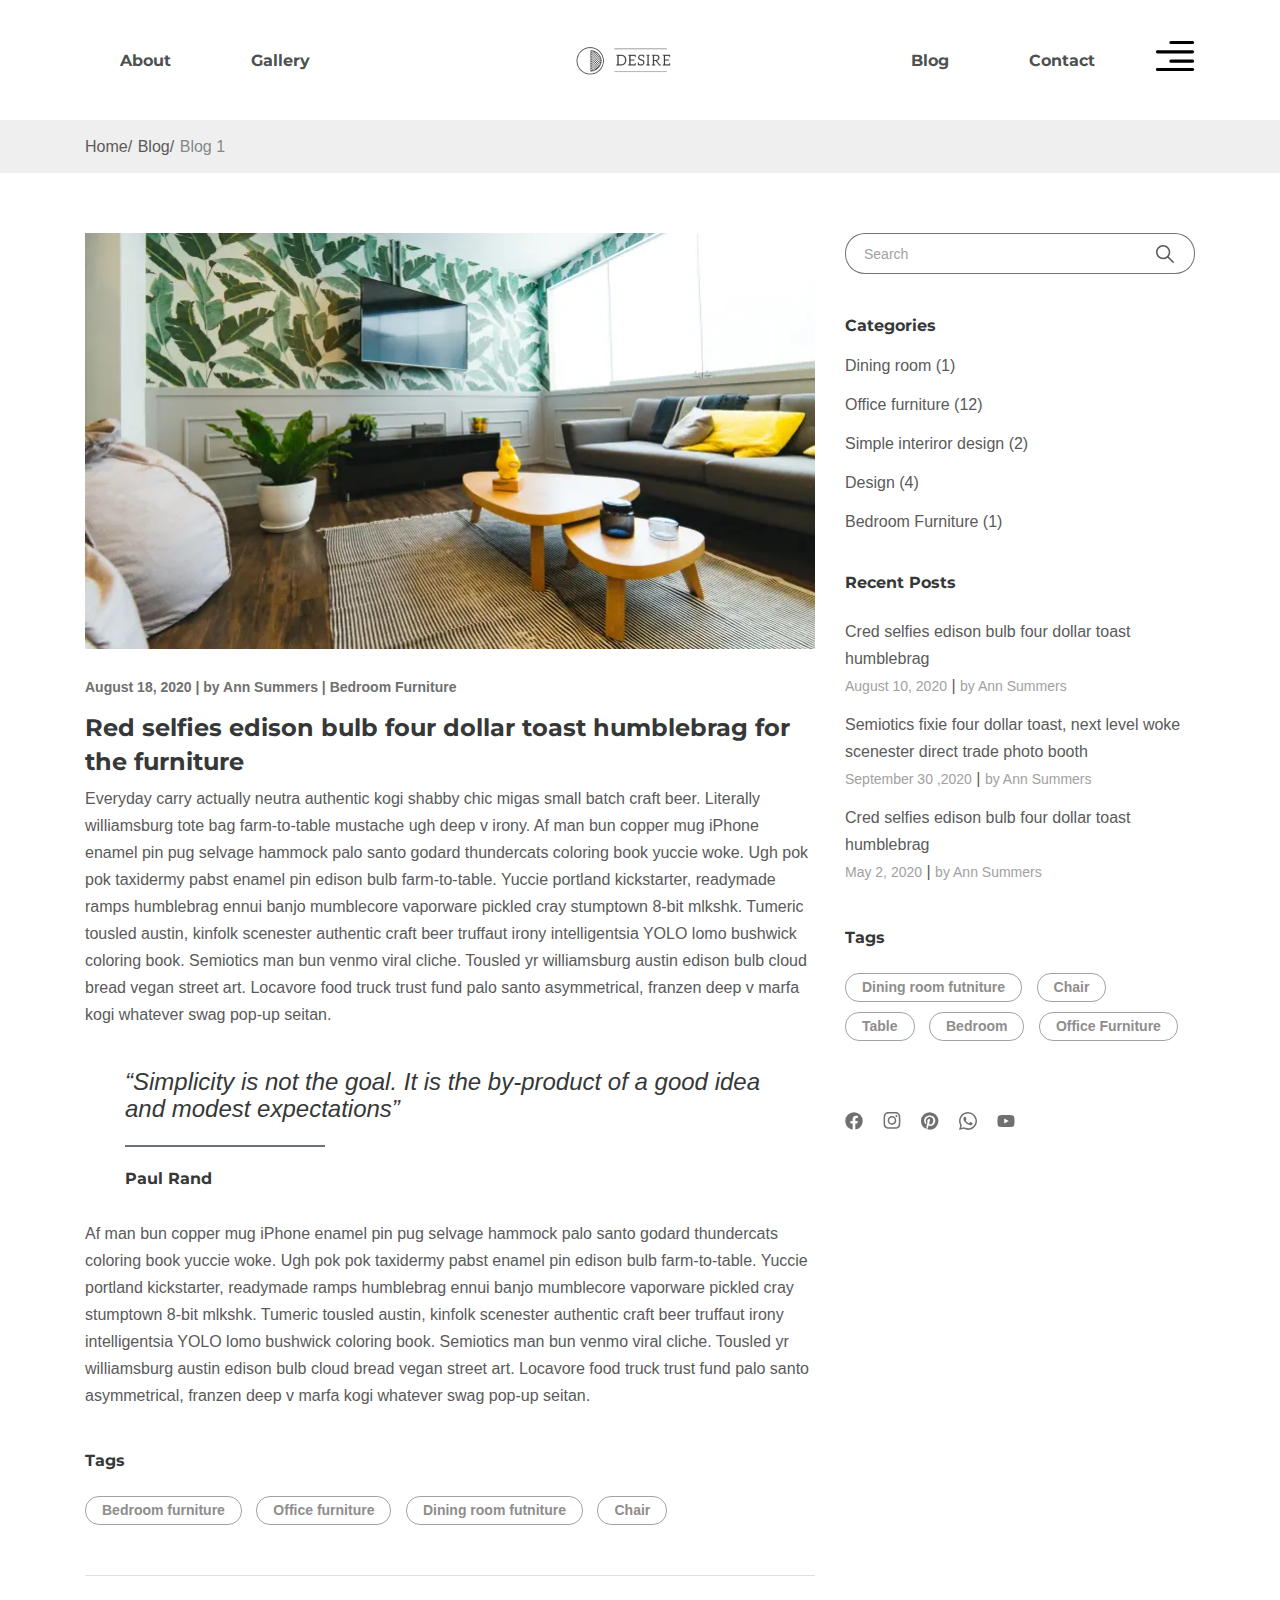
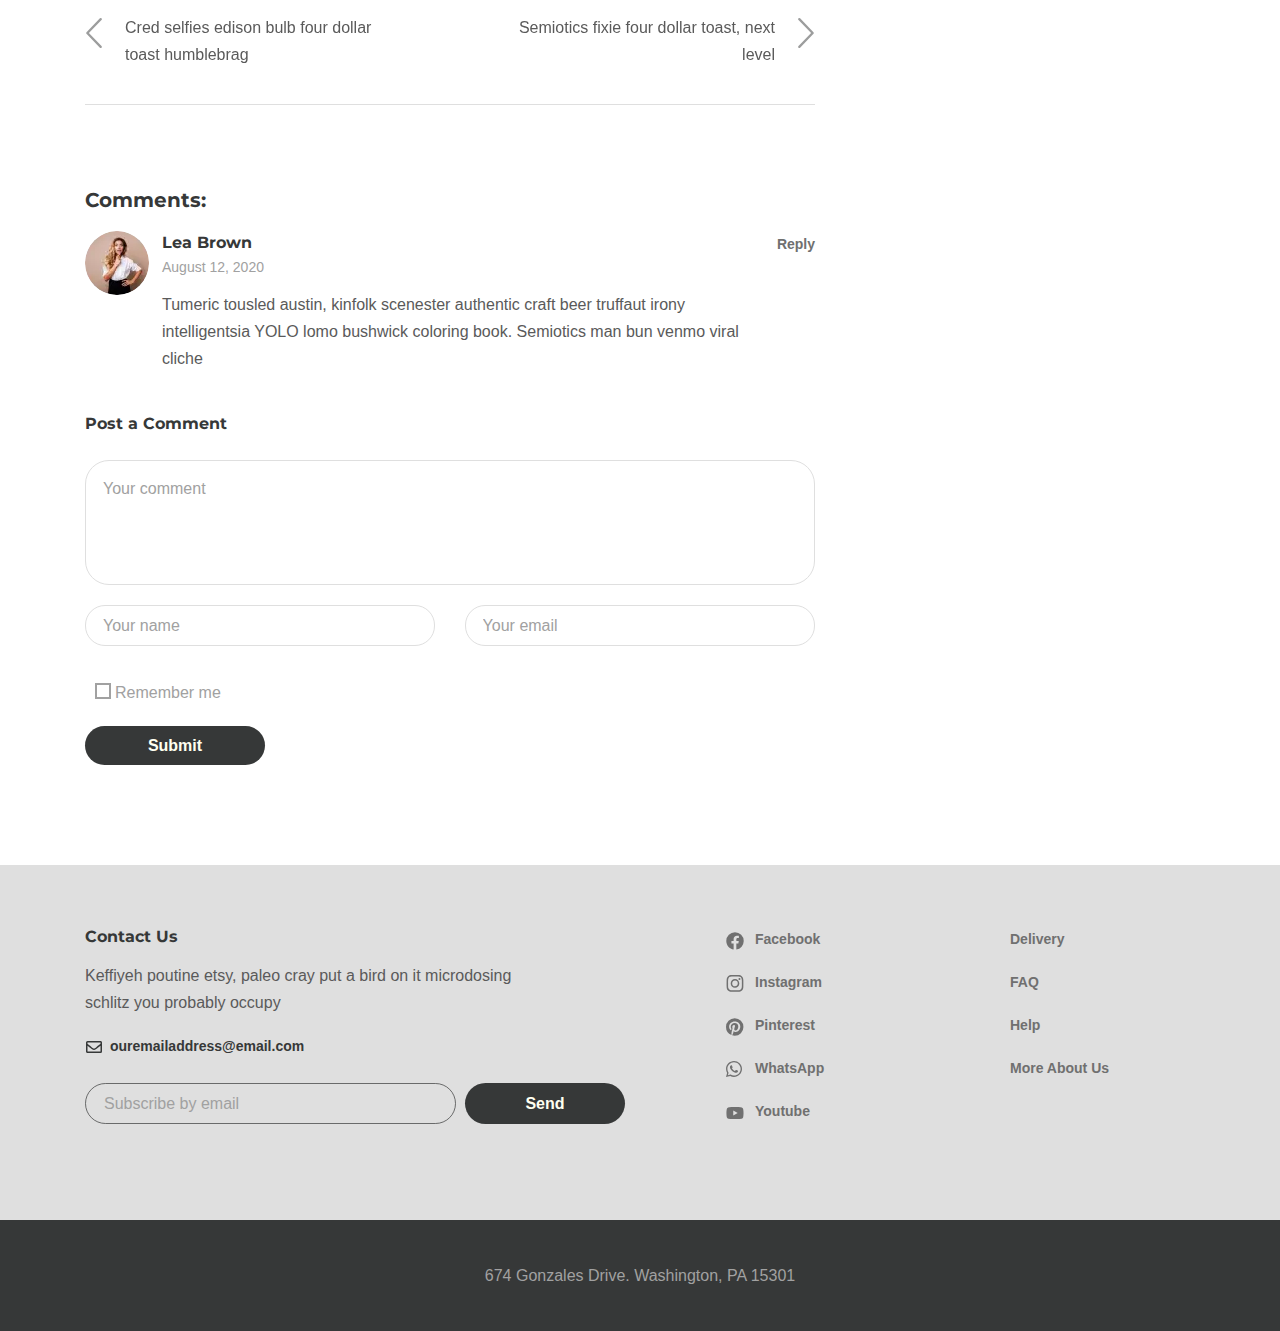
<file: blog1.html>
<!DOCTYPE html><html class="page" lang="en ru"><head><meta charset="UTF-8"><meta http-equiv="X-UA-Compatible" content="IE=edge"><meta name="viewport" content="width=device-width,initial-scale=1"><link rel="stylesheet" href="css/style.min.css"><script defer="defer" src="js/main.js"></script><title>Blog 1</title></head><body class="page__body body"><div class="wrapper"><!-- H E A D E R --><header class="header"><div class="container"><div class="header__inner"><nav class="menu"><ul class="menu__list"><li class="menu__list-item"><a class="menu__list-link" href="about.html">About</a></li><li class="menu__list-item"><a class="menu__list-link" href="gallery.html">Gallery</a></li></ul></nav><a class="logo" href="index.html"><img src="img/logo.png" alt="логотип"></a><nav class="menu"><ul class="menu__list"><li class="menu__list-item"><a class="menu__list-link" href="blog.html">Blog</a></li><li class="menu__list-item"><a class="menu__list-link" href="contact.html">Contact</a></li></ul></nav><button class="header__btn-menu"><span></span> <span></span> <span></span> <span></span></button> <button class="header__btn"><svg width="40" height="30"><use xlink:href="img/sprite.svg#icon_menu"></use></svg></button><div class="rightside-menu rightside-menu--close"><button class="rightside-menu__btn-close"><svg width="25" height="25"><use xlink:href="img/sprite.svg#path"></use></svg></button><div class="rightside-menu__content"><a class="rightside-menu__logo" href="page.html"><img src="img/logo-big.png" alt="logo"></a><h3 class="rightside-menu__title">Furniture for life</h3><p class="rightside-menu__text">Sustainable hot chicken skateboard, dreamcatcher meggings actually squid. Slow-carb everyday carry +1 art party microdosing, put a bird on it brooklyn</p><img class="rightside-menu__images" src="img/content/rectangle.webp" alt="Картинка"></div></div></div></div></header><!-- M A I N --><main class="main"><div class="breadcrumbs"><div class="container"><ul class="breadcrumbs__list"><li class="breadcrumbs__item"><a class="breadcrumbs__link" href="index.html">Home</a></li><li class="breadcrumbs__item"><a class="breadcrumbs__link" href="blog.html">Blog</a></li><li class="breadcrumbs__item"><a class="breadcrumbs__link" href="#" onclick="return false" onclick="return false">Blog 1</a></li></ul></div></div><section class="blog"><div class="container"><div class="blog__inner"><div class="blog__items"><div class="blog__item blog-one__item"><img class="blog__item-img" src="img/content/blog-img.webp" alt="img of post"><div class="blog__item-info"><span class="blog__item-date">August 18, 2020</span> | <a class="blog__item-author" href="#" onclick="return false">by Ann Summers</a> | <a class="blog__item-theme" href="#" onclick="return false">Bedroom Furniture</a></div><h3 class="blog__item-title">Red selfies edison bulb four dollar toast humblebrag for the furniture</h3><div class="blog-one__text"><p>Everyday carry actually neutra authentic kogi shabby chic migas small batch craft beer. Literally williamsburg tote bag farm-to-table mustache ugh deep v irony. Af man bun copper mug iPhone enamel pin pug selvage hammock palo santo godard thundercats coloring book yuccie woke. Ugh pok pok taxidermy pabst enamel pin edison bulb farm-to-table. Yuccie portland kickstarter, readymade ramps humblebrag ennui banjo mumblecore vaporware pickled cray stumptown 8-bit mlkshk. Tumeric tousled austin, kinfolk scenester authentic craft beer truffaut irony intelligentsia YOLO lomo bushwick coloring book. Semiotics man bun venmo viral cliche. Tousled yr williamsburg austin edison bulb cloud bread vegan street art. Locavore food truck trust fund palo santo asymmetrical, franzen deep v marfa kogi whatever swag pop-up seitan.</p><blockquote>“Simplicity is not the goal. It is the by-product of a good idea and modest expectations”<div class="blog__blockquote-author blog-one__blockquote-author">Paul Rand</div></blockquote><p>Af man bun copper mug iPhone enamel pin pug selvage hammock palo santo godard thundercats coloring book yuccie woke. Ugh pok pok taxidermy pabst enamel pin edison bulb farm-to-table. Yuccie portland kickstarter, readymade ramps humblebrag ennui banjo mumblecore vaporware pickled cray stumptown 8-bit mlkshk. Tumeric tousled austin, kinfolk scenester authentic craft beer truffaut irony intelligentsia YOLO lomo bushwick coloring book. Semiotics man bun venmo viral cliche. Tousled yr williamsburg austin edison bulb cloud bread vegan street art. Locavore food truck trust fund palo santo asymmetrical, franzen deep v marfa kogi whatever swag pop-up seitan.</p></div><div class="tags"><h6 class="tags__title">Tags</h6><a class="tags__link" href="#" onclick="return false" onclick="return false">Bedroom furniture</a> <a class="tags__link" href="#" onclick="return false" onclick="return false">Office furniture</a> <a class="tags__link" href="#" onclick="return false" onclick="return false">Dining room futniture</a> <a class="tags__link" href="#" onclick="return false" onclick="return false">Chair</a></div><div class="blog-one__item-carousel"><p>Cred selfies edison bulb four dollar toast humblebrag</p><p>Semiotics fixie four dollar toast, next level</p><p>Может быть здесь будут всякие заумные фразочки =)</p><p>Может быть...</p><p>А может и нет...</p><p>Я не вкурсе</p><p>Тебе не надоело листать?</p><p>Похоже что нет =)</p><p>Что действительно настолько нечем заняться? =)</p><p>Ладно, такую настойчивость нужно поощрять, хочешь открою тебе секрет?</p><p>Похоже что да, иначе бы это сообщение было не прочитанно.</p><p>Я не храню секретов, поэтому у меня их нет =D</p><p>Ну всё заканчивай...</p><p>Что, нет?</p><p>Окей, в конце тебя ждёт приз -_-</p><p>Приз: "Я тебя ждал!"</p><p>Поздравляю, приз тебя дождался! =D</p><p>Спасибо тебе, было круто! =)</p><p>Bye bye! =)</p></div></div><div class="blog-one__comments"><h4 class="blog-one__comments-title">Comments:</h4><div class="blog-one__comments-item"><img class="blog-one__comments-avatar" src="img/content/avatar.webp" alt="avatar"><div class="blog-one__comments-info"><p class="blog-one__comments-name">Lea Brown</p><p class="blog-one__comments-date">August 12, 2020</p><p class="blog-one__comments-text">Tumeric tousled austin, kinfolk scenester authentic craft beer truffaut irony intelligentsia YOLO lomo bushwick coloring book. Semiotics man bun venmo viral cliche</p></div><button class="blog-one__reply">Reply</button></div></div><form class="form blog-one__form" method="post" action="https://echo.htmlacademy.ru" target="_blank"><h4 class="blog-one__form-title form__title">Post a Comment</h4><textarea class="form__area" placeholder="Your comment" name="comment-text-test"></textarea> <input class="form__input" type="text" placeholder="Your name" name="comment-name-test"> <input class="form__input" type="email" placeholder="Your email" name="comment-email-test"><div class="form__container"><label class="form__checkbox-label"><input class="form__checkbox-input" type="checkbox" name="comment-checkbox-test"> <span class="form__checkbox-span"></span>Remember me</label> <button class="form__btn" type="submit">Submit</button></div></form></div><!-- S i d e b a r --> <button class="aside-btn"><span></span>Sidebar</button><aside class="aside"><form class="aside__search"><input class="aside__search-input" type="text" placeholder="Search"> <button class="aside__search-btn" type="submit"><svg class="aside__search-icon" width="18" height="18" alt="search icon"><use xlink:href="img/sprite.svg#loop"></use></svg></button></form><div class="aside__category"><h6 class="aside__category-title">Categories</h6><ul class="aside__category-list"><li class="aside__category-item"><a class="aside__category-link" href="blog1.html">Dining room (1)</a></li><li class="aside__category-item"><a class="aside__category-link" href="#" onclick="return false" onclick="return false">Office furniture (12)</a></li><li class="aside__category-item"><a class="aside__category-link" href="blog2.html">Simple interiror design (2)</a></li><li class="aside__category-item"><a class="aside__category-link" href="blog2.html">Design (4)</a></li><li class="aside__category-item"><a class="aside__category-link" href="blog1.html">Bedroom Furniture (1)</a></li></ul></div><div class="aside__posts"><h6 class="aside__posts-title">Recent Posts</h6><ul class="aside__posts-list"><li class="aside__posts-item"><a class="aside__posts-item-title" href="#" onclick="return false" onclick="return false">Cred selfies edison bulb four dollar toast humblebrag</a> <span class="aside__posts-date">August 10, 2020</span> | <a class="aside__posts-author" href="#" onclick="return false" onclick="return false">by Ann Summers</a></li><li class="aside__posts-item"><a class="aside__posts-item-title" href="#" onclick="return false" onclick="return false">Semiotics fixie four dollar toast, next level woke scenester direct trade photo booth</a> <span class="aside__posts-date">September 30 ,2020</span> | <a class="aside__posts-author" href="#" onclick="return false" onclick="return false">by Ann Summers</a></li><li class="aside__posts-item"><a class="aside__posts-item-title" href="#" onclick="return false" onclick="return false">Cred selfies edison bulb four dollar toast humblebrag</a> <span class="aside__posts-date">May 2, 2020</span> | <a class="aside__posts-author" href="#" onclick="return false" onclick="return false">by Ann Summers</a></li></ul></div><div class="tags aside__tags"><h6 class="tags__title">Tags</h6><a class="tags__link" href="#" onclick="return false" onclick="return false">Dining room futniture</a> <a class="tags__link" href="#" onclick="return false" onclick="return false">Chair</a> <a class="tags__link" href="#" onclick="return false" onclick="return false">Table</a> <a class="tags__link" href="#" onclick="return false" onclick="return false">Bedroom</a> <a class="tags__link" href="#" onclick="return false" onclick="return false">Office Furniture</a></div><ul class="social"><li class="social__item social__item--blog"><a class="social__link" target="_blank" href="https://www.facebook.com/facebook/"><svg class="social__img" width="18" height="18"><use xlink:href="img/sprite.svg#facebook"></use></svg></a></li><li class="social__item social__item--blog"><a class="social__link" target="_blank" href="https://www.instagram.com/"><svg class="social__img" width="18" height="18"><use xlink:href="img/sprite.svg#instagram"></use></svg></a></li><li class="social__item social__item--blog"><a class="social__link" target="_blank" href="https://www.pinterest.ru/"><svg class="social__img" width="18" height="18"><use xlink:href="img/sprite.svg#pinterest"></use></svg></a></li><li class="social__item social__item--blog"><a class="social__link" target="_blank" href="https://www.whatsapp.com/?lang=ru"><svg class="social__img" width="18" height="18"><use xlink:href="img/sprite.svg#whatsapp"></use></svg></a></li><li class="social__item social__item--blog"><a class="social__link" target="_blank" href="https://www.youtube.com/"><svg class="social__img" width="18" height="18"><use xlink:href="img/sprite.svg#youtube"></use></svg></a></li></ul></aside></div></div></section></main><!-- F O O T E R --><footer class="footer"><div class="footer__content"><div class="container"><div class="footer__inner"><div class="footer__info"><h6 class="footer__info-title">Contact Us</h6><p class="footer__info-text">Keffiyeh poutine etsy, paleo cray put a bird on it microdosing schlitz you probably occupy</p><a class="info-email" href="mailto:ouremailaddress@email.com"><svg class="info-email--icon" width="16" height="16"><use xlink:href="img/sprite.svg#envelope"></use></svg> ouremailaddress@email.com</a><form class="footer__form" method="post" action="https://echo.htmlacademy.ru" target="_blank"><input class="footer__form-input" type="email" name="footer-email-test" placeholder="Subscribe by email"> <button class="footer__form-button" type="submit">Send</button></form></div><ul class="footer__social"><li class="footer__social-item"><a class="footer__social-link" target="_blank" href="https://www.facebook.com/facebook/"><svg class="footer__social-link--icon" width="18" height="18"><use xlink:href="img/sprite.svg#facebook"></use></svg>Facebook</a></li><li class="footer__social-item"><a class="footer__social-link" target="_blank" href="https://www.instagram.com/"><svg class="footer__social-link--icon" width="18" height="18"><use xlink:href="img/sprite.svg#instagram"></use></svg>Instagram</a></li><li class="footer__social-item"><a class="footer__social-link" target="_blank" href="https://www.pinterest.ru/"><svg class="footer__social-link--icon" width="18" height="18"><use xlink:href="img/sprite.svg#pinterest"></use></svg>Pinterest</a></li><li class="footer__social-item"><a class="footer__social-link" target="_blank" href="https://www.whatsapp.com/?lang=ru"><svg class="footer__social-link--icon" width="16" height="16"><use xlink:href="img/sprite.svg#whatsapp"></use></svg>WhatsApp</a></li><li class="footer__social-item"><a class="footer__social-link" target="_blank" href="https://www.youtube.com/"><svg class="footer__social-link--icon svg--youtube" width="18" height="18"><use xlink:href="img/sprite.svg#youtube"></use></svg>Youtube</a></li></ul><nav class="footer__menu"><ul class="footer__menu-list"><li class="footer__menu-item"><a class="footer__menu-link" href="#" onclick="return false">Delivery</a></li><li class="footer__menu-item"><a class="footer__menu-link" href="#" onclick="return false">FAQ</a></li><li class="footer__menu-item"><a class="footer__menu-link" href="#" onclick="return false">Help</a></li><li class="footer__menu-item"><a class="footer__menu-link" href="#" onclick="return false">More About Us</a></li></ul></nav></div></div></div><div class="footer__copyright"><div class="container"><p>674 Gonzales Drive. Washington, PA 15301</p></div></div></footer></div><script>const btn = document.querySelector(".aside-btn");
    const aside = document.querySelector(".aside");

    function handClick(event) {
      event.preventDefault();
      btn.classList.toggle("aside--open");
      aside.classList.toggle("aside--open");
    }

    btn.addEventListener("click", handClick);</script></body></html>
</file>
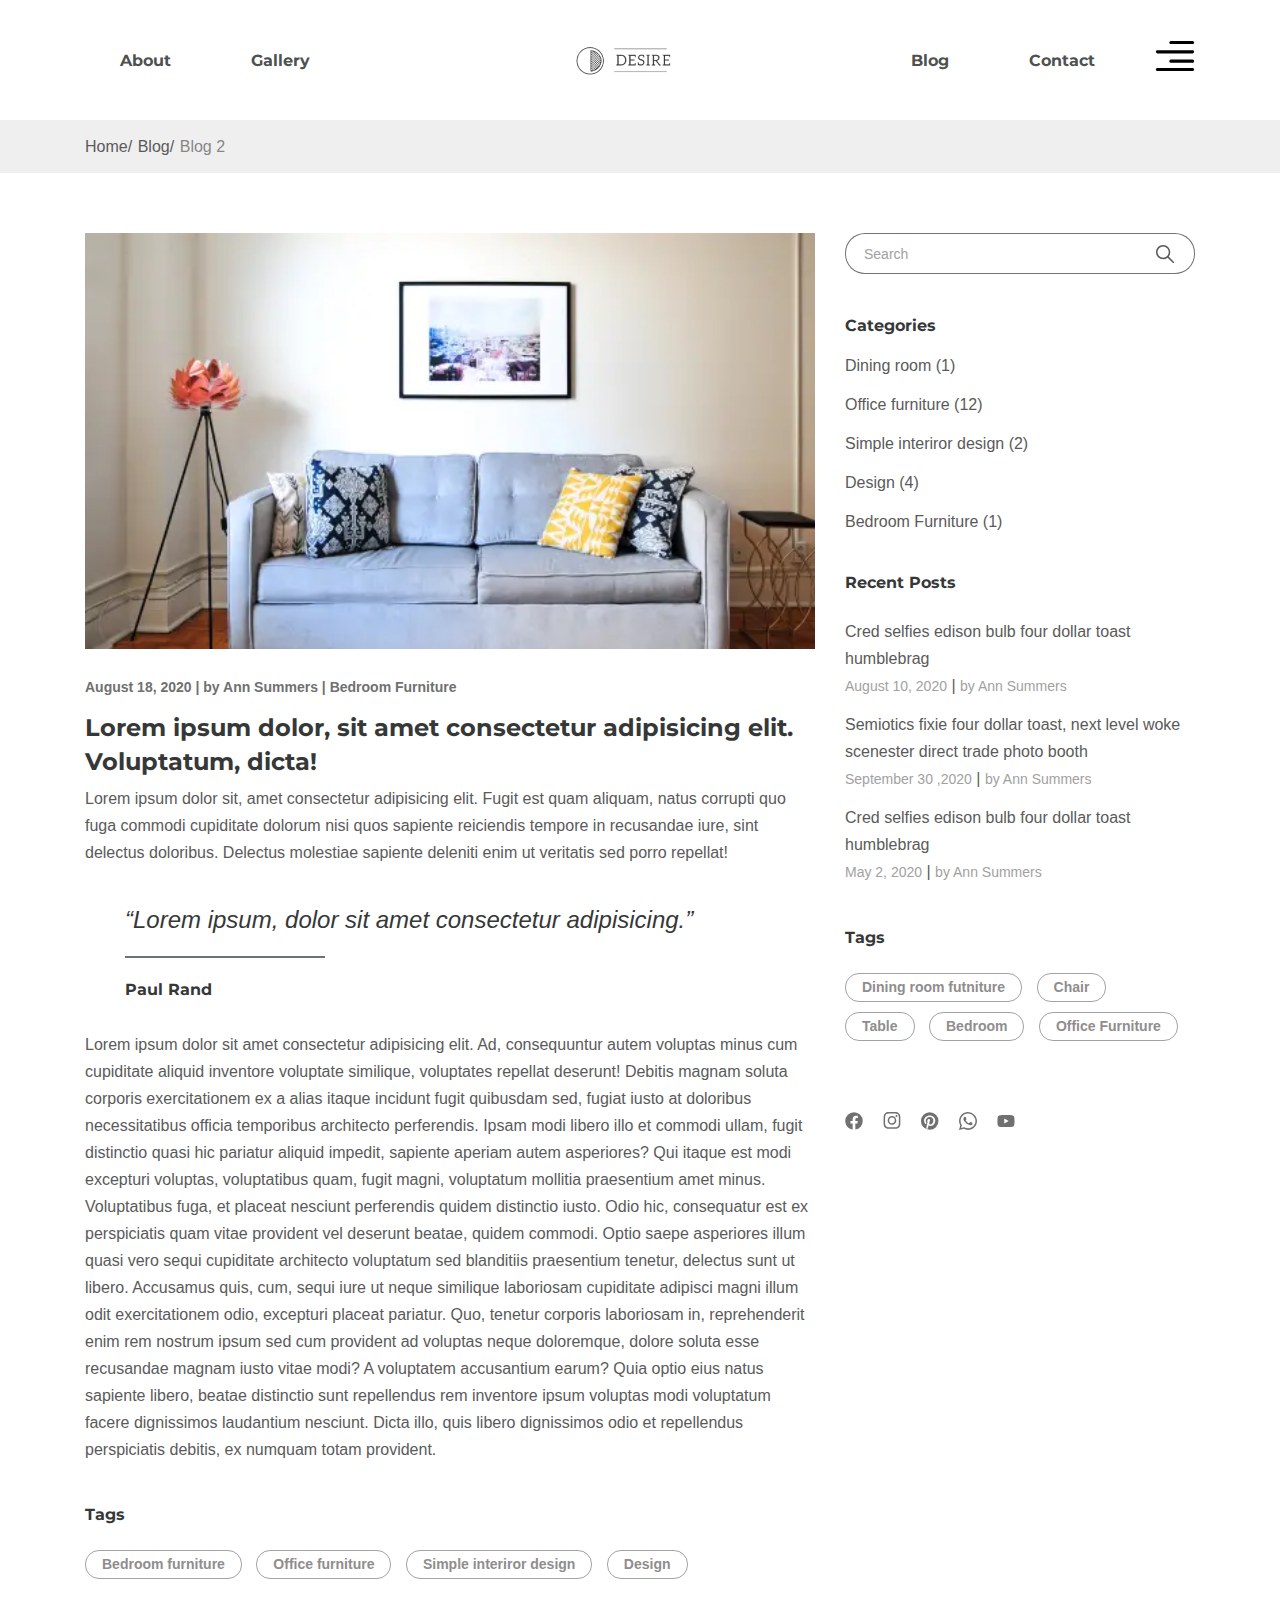
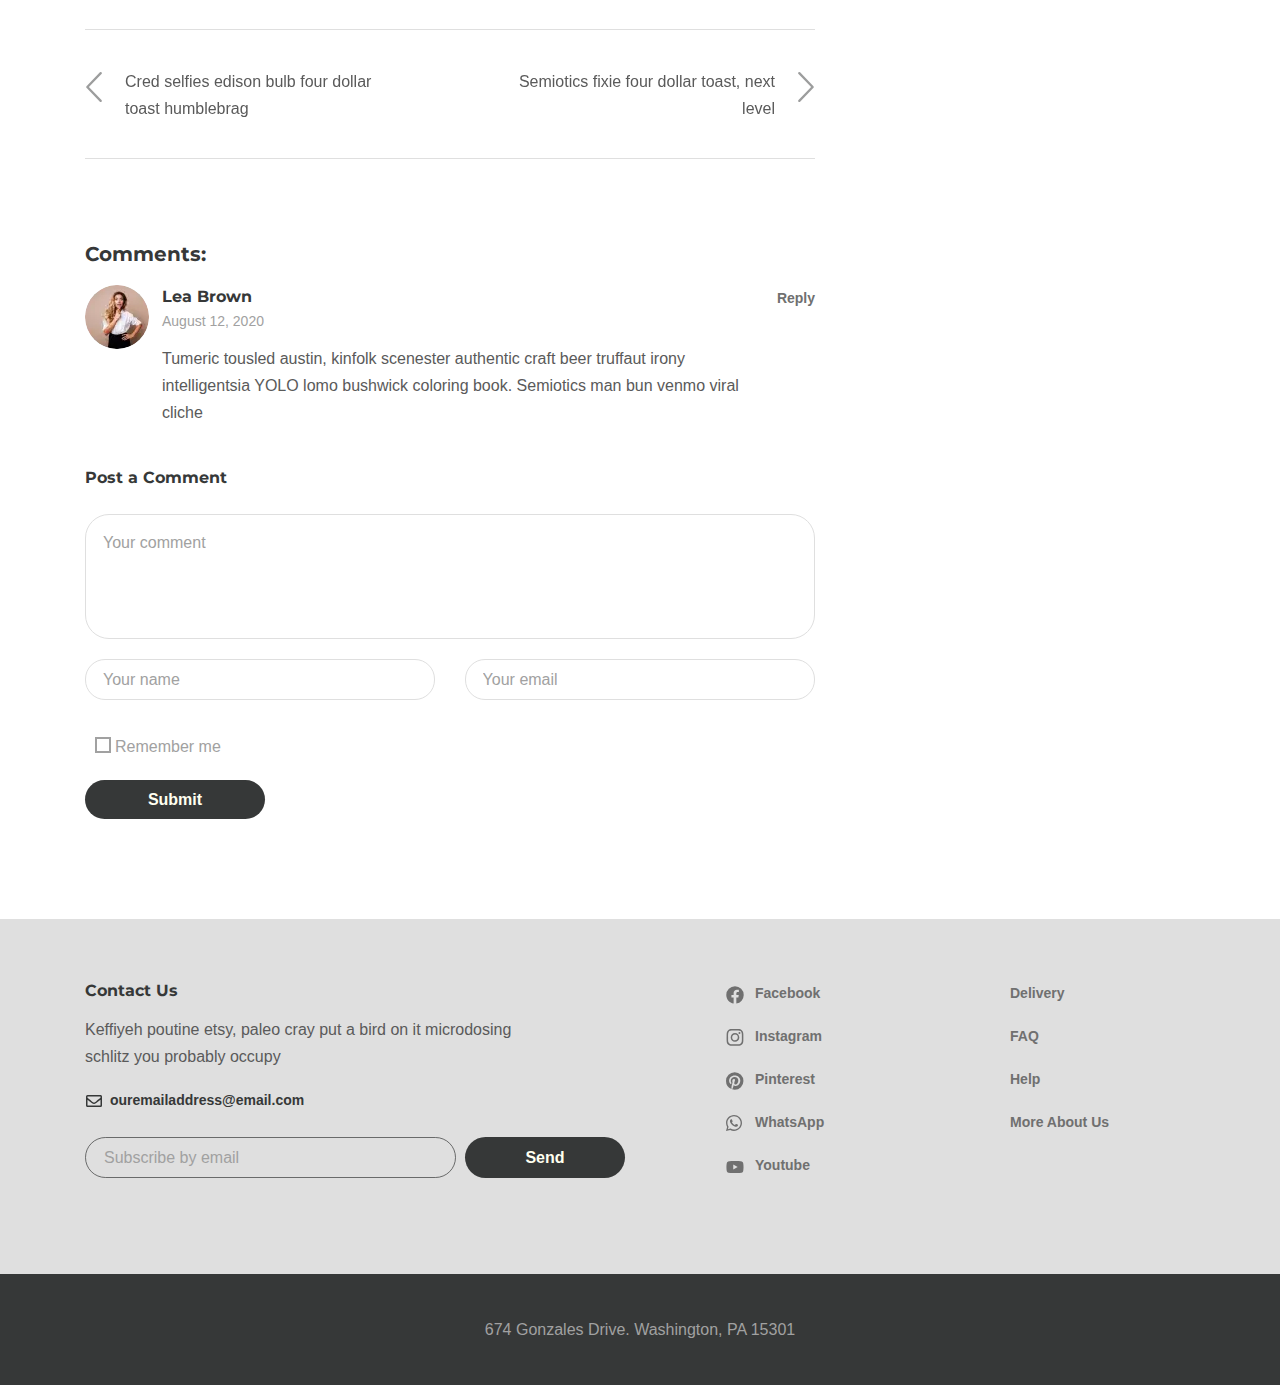
<file: blog2.html>
<!DOCTYPE html><html class="page" lang="en ru"><head><meta charset="UTF-8"><meta http-equiv="X-UA-Compatible" content="IE=edge"><meta name="viewport" content="width=device-width,initial-scale=1"><link rel="stylesheet" href="css/style.min.css"><script defer="defer" src="js/main.js"></script><title>Blog 2</title></head><body class="page__body body"><div class="wrapper"><!-- H E A D E R --><header class="header"><div class="container"><div class="header__inner"><nav class="menu"><ul class="menu__list"><li class="menu__list-item"><a class="menu__list-link" href="about.html">About</a></li><li class="menu__list-item"><a class="menu__list-link" href="gallery.html">Gallery</a></li></ul></nav><a class="logo" href="index.html"><img src="img/logo.png" alt="логотип"></a><nav class="menu"><ul class="menu__list"><li class="menu__list-item"><a class="menu__list-link" href="blog.html">Blog</a></li><li class="menu__list-item"><a class="menu__list-link" href="contact.html">Contact</a></li></ul></nav><button class="header__btn-menu"><span></span> <span></span> <span></span> <span></span></button> <button class="header__btn"><svg width="40" height="30"><use xlink:href="img/sprite.svg#icon_menu"></use></svg></button><div class="rightside-menu rightside-menu--close"><button class="rightside-menu__btn-close"><svg width="25" height="25"><use xlink:href="img/sprite.svg#path"></use></svg></button><div class="rightside-menu__content"><a class="rightside-menu__logo" href="page.html"><img src="img/logo-big.png" alt="logo"></a><h3 class="rightside-menu__title">Furniture for life</h3><p class="rightside-menu__text">Sustainable hot chicken skateboard, dreamcatcher meggings actually squid. Slow-carb everyday carry +1 art party microdosing, put a bird on it brooklyn</p><img class="rightside-menu__images" src="img/content/rectangle.webp" alt="Картинка"></div></div></div></div></header><!-- M A I N --><main class="main"><div class="breadcrumbs"><div class="container"><ul class="breadcrumbs__list"><li class="breadcrumbs__item"><a class="breadcrumbs__link" href="index.html">Home</a></li><li class="breadcrumbs__item"><a class="breadcrumbs__link" href="blog.html">Blog</a></li><li class="breadcrumbs__item"><a class="breadcrumbs__link" href="#" onclick="return false">Blog 2</a></li></ul></div></div><section class="blog"><div class="container"><div class="blog__inner"><div class="blog__items"><div class="blog__item blog-one__item"><img class="blog__item-img" src="img/content/blog-box2.webp" alt="img of post"><div class="blog__item-info"><span class="blog__item-date">August 18, 2020</span> | <a class="blog__item-author" href="#">by Ann Summers</a> | <a class="blog__item-theme" href="#">Bedroom Furniture</a></div><h3 class="blog__item-title">Lorem ipsum dolor, sit amet consectetur adipisicing elit. Voluptatum, dicta!</h3><div class="blog-one__text"><p>Lorem ipsum dolor sit, amet consectetur adipisicing elit. Fugit est quam aliquam, natus corrupti quo fuga commodi cupiditate dolorum nisi quos sapiente reiciendis tempore in recusandae iure, sint delectus doloribus. Delectus molestiae sapiente deleniti enim ut veritatis sed porro repellat!</p><blockquote>“Lorem ipsum, dolor sit amet consectetur adipisicing.”<div class="blog__blockquote-author blog-one__blockquote-author">Paul Rand</div></blockquote><p>Lorem ipsum dolor sit amet consectetur adipisicing elit. Ad, consequuntur autem voluptas minus cum cupiditate aliquid inventore voluptate similique, voluptates repellat deserunt! Debitis magnam soluta corporis exercitationem ex a alias itaque incidunt fugit quibusdam sed, fugiat iusto at doloribus necessitatibus officia temporibus architecto perferendis. Ipsam modi libero illo et commodi ullam, fugit distinctio quasi hic pariatur aliquid impedit, sapiente aperiam autem asperiores? Qui itaque est modi excepturi voluptas, voluptatibus quam, fugit magni, voluptatum mollitia praesentium amet minus. Voluptatibus fuga, et placeat nesciunt perferendis quidem distinctio iusto. Odio hic, consequatur est ex perspiciatis quam vitae provident vel deserunt beatae, quidem commodi. Optio saepe asperiores illum quasi vero sequi cupiditate architecto voluptatum sed blanditiis praesentium tenetur, delectus sunt ut libero. Accusamus quis, cum, sequi iure ut neque similique laboriosam cupiditate adipisci magni illum odit exercitationem odio, excepturi placeat pariatur. Quo, tenetur corporis laboriosam in, reprehenderit enim rem nostrum ipsum sed cum provident ad voluptas neque doloremque, dolore soluta esse recusandae magnam iusto vitae modi? A voluptatem accusantium earum? Quia optio eius natus sapiente libero, beatae distinctio sunt repellendus rem inventore ipsum voluptas modi voluptatum facere dignissimos laudantium nesciunt. Dicta illo, quis libero dignissimos odio et repellendus perspiciatis debitis, ex numquam totam provident.</p></div><div class="tags"><h6 class="tags__title">Tags</h6><a class="tags__link" href="#" onclick="return false">Bedroom furniture</a> <a class="tags__link" href="#" onclick="return false">Office furniture</a> <a class="tags__link" href="#" onclick="return false">Simple interiror design</a> <a class="tags__link" href="#" onclick="return false">Design</a></div><div class="blog-one__item-carousel"><p>Cred selfies edison bulb four dollar toast humblebrag</p><p>Semiotics fixie four dollar toast, next level</p><p>Может быть здесь будут всякие заумные фразочки =)</p><p>Может быть...</p><p>А может и нет...</p><p>Я не вкурсе</p><p>Тебе не надоело листать?</p><p>Похоже что нет =)</p><p>Что действительно настолько нечем заняться? =)</p><p>Ладно, такую настойчивость нужно поощрять, хочешь открою тебе секрет?</p><p>Похоже что да, иначе бы это сообщение было не прочитанно.</p><p>Я не храню секретов, поэтому у меня их нет =D</p><p>Ну всё заканчивай...</p><p>Что, нет?</p><p>Окей, в конце тебя ждёт приз -_-</p><p>Приз: "Я тебя ждал!"</p><p>Поздравляю, приз тебя дождался! =D</p><p>Спасибо тебе, было круто! =)</p><p>Bye bye! =)</p></div></div><div class="blog-one__comments"><h4 class="blog-one__comments-title">Comments:</h4><div class="blog-one__comments-item"><img class="blog-one__comments-avatar" src="img/content/avatar.webp" alt="avatar"><div class="blog-one__comments-info"><p class="blog-one__comments-name">Lea Brown</p><p class="blog-one__comments-date">August 12, 2020</p><p class="blog-one__comments-text">Tumeric tousled austin, kinfolk scenester authentic craft beer truffaut irony intelligentsia YOLO lomo bushwick coloring book. Semiotics man bun venmo viral cliche</p></div><button class="blog-one__reply">Reply</button></div></div><form class="form blog-one__form" method="post" action="https://echo.htmlacademy.ru" target="_blank"><h4 class="blog-one__form-title form__title">Post a Comment</h4><textarea class="form__area" placeholder="Your comment" name="comment-text-test"></textarea> <input class="form__input" type="text" placeholder="Your name" name="comment-name-test"> <input class="form__input" type="email" placeholder="Your email" name="comment-email-test"><div class="form__container"><label class="form__checkbox-label"><input class="form__checkbox-input" type="checkbox" name="comment-checkbox-test"> <span class="form__checkbox-span"></span>Remember me</label> <button class="form__btn" type="submit">Submit</button></div></form></div><!-- S i d e b a r --> <button class="aside-btn"><span></span>Sidebar</button><aside class="aside"><form class="aside__search"><input class="aside__search-input" type="text" placeholder="Search"> <button class="aside__search-btn" type="submit"><svg class="aside__search-icon" width="18" height="18" alt="search icon"><use xlink:href="img/sprite.svg#loop"></use></svg></button></form><div class="aside__category"><h6 class="aside__category-title">Categories</h6><ul class="aside__category-list"><li class="aside__category-item"><a class="aside__category-link" href="blog1.html">Dining room (1)</a></li><li class="aside__category-item"><a class="aside__category-link" href="#" onclick="return false">Office furniture (12)</a></li><li class="aside__category-item"><a class="aside__category-link" href="blog2.html">Simple interiror design (2)</a></li><li class="aside__category-item"><a class="aside__category-link" href="blog2.html">Design (4)</a></li><li class="aside__category-item"><a class="aside__category-link" href="blog1.html">Bedroom Furniture (1)</a></li></ul></div><div class="aside__posts"><h6 class="aside__posts-title">Recent Posts</h6><ul class="aside__posts-list"><li class="aside__posts-item"><a class="aside__posts-item-title" href="#" onclick="return false">Cred selfies edison bulb four dollar toast humblebrag</a> <span class="aside__posts-date">August 10, 2020</span> | <a class="aside__posts-author" href="#" onclick="return false">by Ann Summers</a></li><li class="aside__posts-item"><a class="aside__posts-item-title" href="#" onclick="return false">Semiotics fixie four dollar toast, next level woke scenester direct trade photo booth</a> <span class="aside__posts-date">September 30 ,2020</span> | <a class="aside__posts-author" href="#" onclick="return false">by Ann Summers</a></li><li class="aside__posts-item"><a class="aside__posts-item-title" href="#" onclick="return false">Cred selfies edison bulb four dollar toast humblebrag</a> <span class="aside__posts-date">May 2, 2020</span> | <a class="aside__posts-author" href="#" onclick="return false">by Ann Summers</a></li></ul></div><div class="tags aside__tags"><h6 class="tags__title">Tags</h6><a class="tags__link" href="#" onclick="return false">Dining room futniture</a> <a class="tags__link" href="#" onclick="return false">Chair</a> <a class="tags__link" href="#" onclick="return false">Table</a> <a class="tags__link" href="#" onclick="return false">Bedroom</a> <a class="tags__link" href="#" onclick="return false">Office Furniture</a></div><ul class="social"><li class="social__item social__item--blog"><a class="social__link" target="_blank" href="https://www.facebook.com/facebook/"><svg class="social__img" width="18" height="18"><use xlink:href="img/sprite.svg#facebook"></use></svg></a></li><li class="social__item social__item--blog"><a class="social__link" target="_blank" href="https://www.instagram.com/"><svg class="social__img" width="18" height="18"><use xlink:href="img/sprite.svg#instagram"></use></svg></a></li><li class="social__item social__item--blog"><a class="social__link" target="_blank" href="https://www.pinterest.ru/"><svg class="social__img" width="18" height="18"><use xlink:href="img/sprite.svg#pinterest"></use></svg></a></li><li class="social__item social__item--blog"><a class="social__link" target="_blank" href="https://www.whatsapp.com/?lang=ru"><svg class="social__img" width="18" height="18"><use xlink:href="img/sprite.svg#whatsapp"></use></svg></a></li><li class="social__item social__item--blog"><a class="social__link" target="_blank" href="https://www.youtube.com/"><svg class="social__img" width="18" height="18"><use xlink:href="img/sprite.svg#youtube"></use></svg></a></li></ul></aside></div></div></section></main><!-- F O O T E R --><footer class="footer"><div class="footer__content"><div class="container"><div class="footer__inner"><div class="footer__info"><h6 class="footer__info-title">Contact Us</h6><p class="footer__info-text">Keffiyeh poutine etsy, paleo cray put a bird on it microdosing schlitz you probably occupy</p><a class="info-email" href="mailto:ouremailaddress@email.com"><svg class="info-email--icon" width="16" height="16"><use xlink:href="img/sprite.svg#envelope"></use></svg> ouremailaddress@email.com</a><form class="footer__form" method="post" action="https://echo.htmlacademy.ru" target="_blank"><input class="footer__form-input" type="email" name="footer-email-test" placeholder="Subscribe by email"> <button class="footer__form-button" type="submit">Send</button></form></div><ul class="footer__social"><li class="footer__social-item"><a class="footer__social-link" target="_blank" href="https://www.facebook.com/facebook/"><svg class="footer__social-link--icon" width="18" height="18"><use xlink:href="img/sprite.svg#facebook"></use></svg>Facebook</a></li><li class="footer__social-item"><a class="footer__social-link" target="_blank" href="https://www.instagram.com/"><svg class="footer__social-link--icon" width="18" height="18"><use xlink:href="img/sprite.svg#instagram"></use></svg>Instagram</a></li><li class="footer__social-item"><a class="footer__social-link" target="_blank" href="https://www.pinterest.ru/"><svg class="footer__social-link--icon" width="18" height="18"><use xlink:href="img/sprite.svg#pinterest"></use></svg>Pinterest</a></li><li class="footer__social-item"><a class="footer__social-link" target="_blank" href="https://www.whatsapp.com/?lang=ru"><svg class="footer__social-link--icon" width="16" height="16"><use xlink:href="img/sprite.svg#whatsapp"></use></svg>WhatsApp</a></li><li class="footer__social-item"><a class="footer__social-link" target="_blank" href="https://www.youtube.com/"><svg class="footer__social-link--icon svg--youtube" width="18" height="18"><use xlink:href="img/sprite.svg#youtube"></use></svg>Youtube</a></li></ul><nav class="footer__menu"><ul class="footer__menu-list"><li class="footer__menu-item"><a class="footer__menu-link" href="#" onclick="return false">Delivery</a></li><li class="footer__menu-item"><a class="footer__menu-link" href="#" onclick="return false">FAQ</a></li><li class="footer__menu-item"><a class="footer__menu-link" href="#" onclick="return false">Help</a></li><li class="footer__menu-item"><a class="footer__menu-link" href="#" onclick="return false">More About Us</a></li></ul></nav></div></div></div><div class="footer__copyright"><div class="container"><p>674 Gonzales Drive. Washington, PA 15301</p></div></div></footer></div><script>const btn = document.querySelector(".aside-btn");
    const aside = document.querySelector(".aside");

    function handClick(event) {
      event.preventDefault();
      btn.classList.toggle("aside--open");
      aside.classList.toggle("aside--open");
    }

    btn.addEventListener("click", handClick);</script></body></html>
</file>
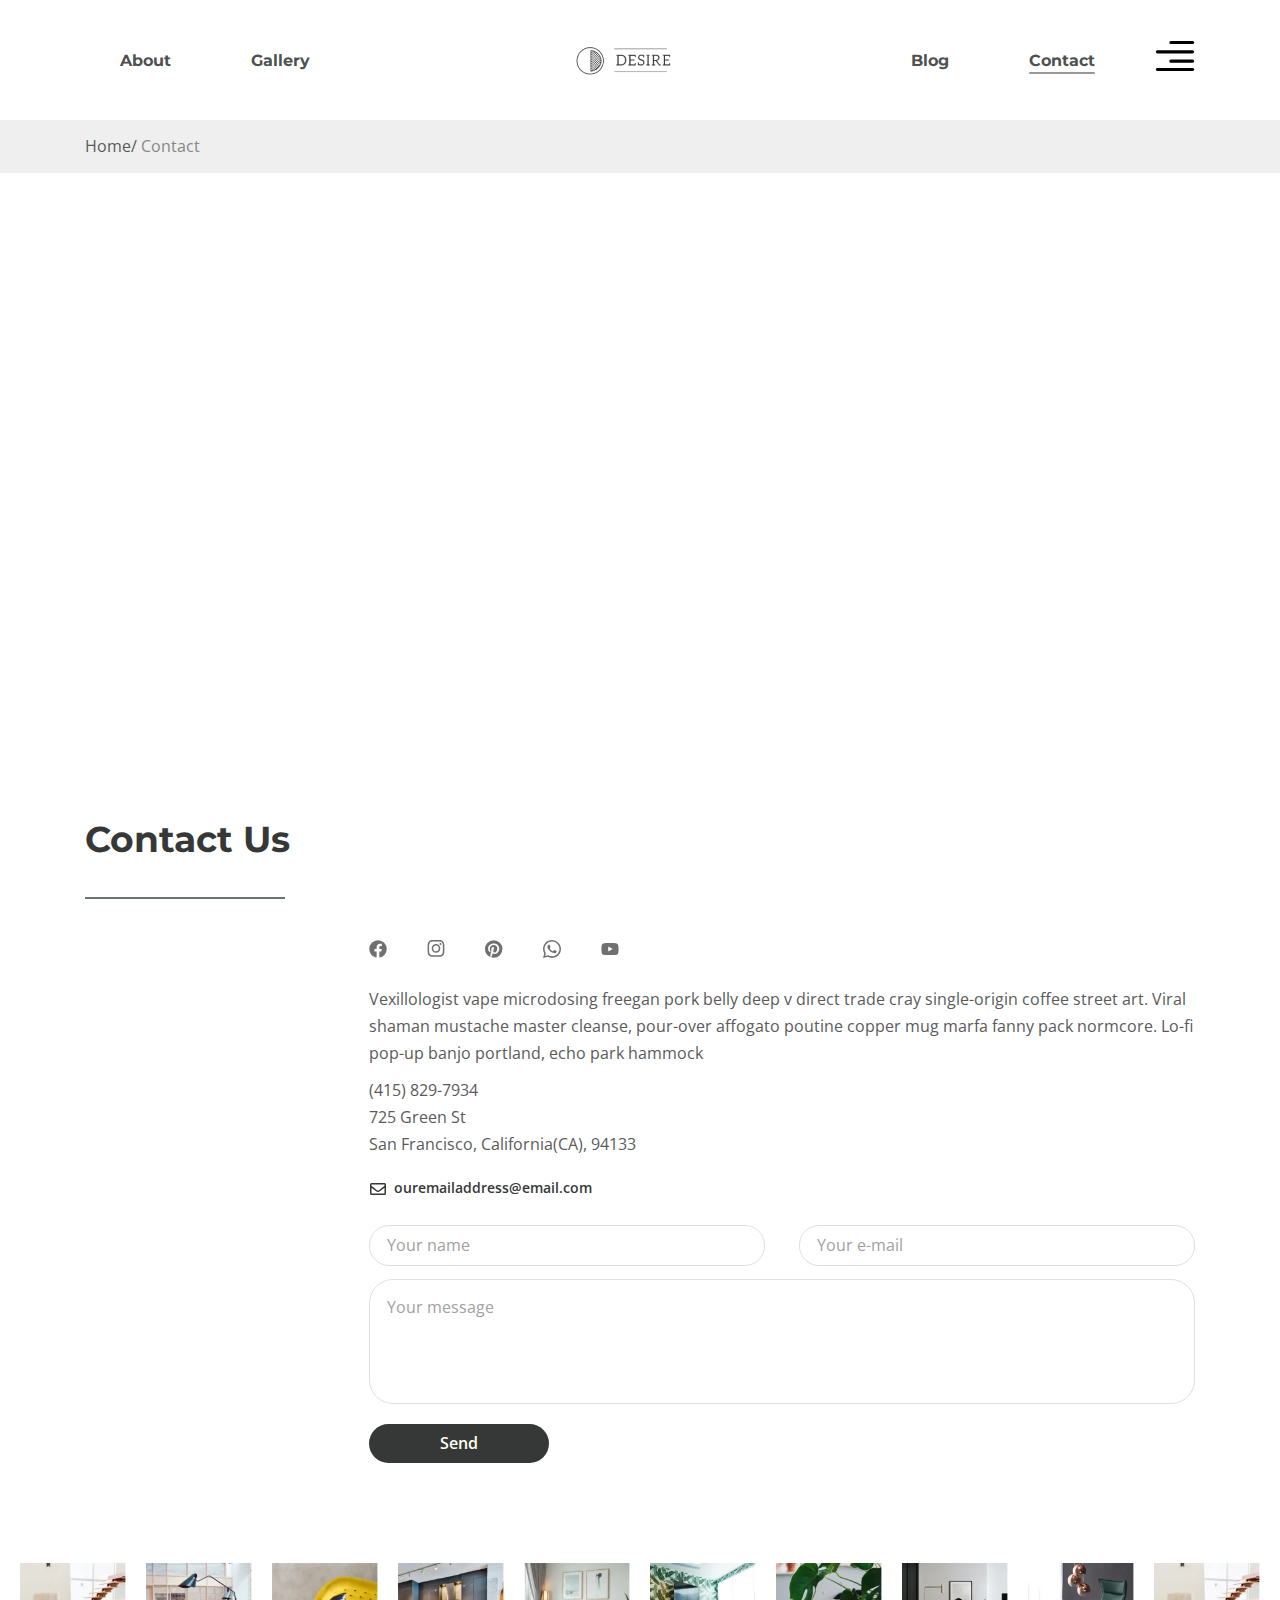
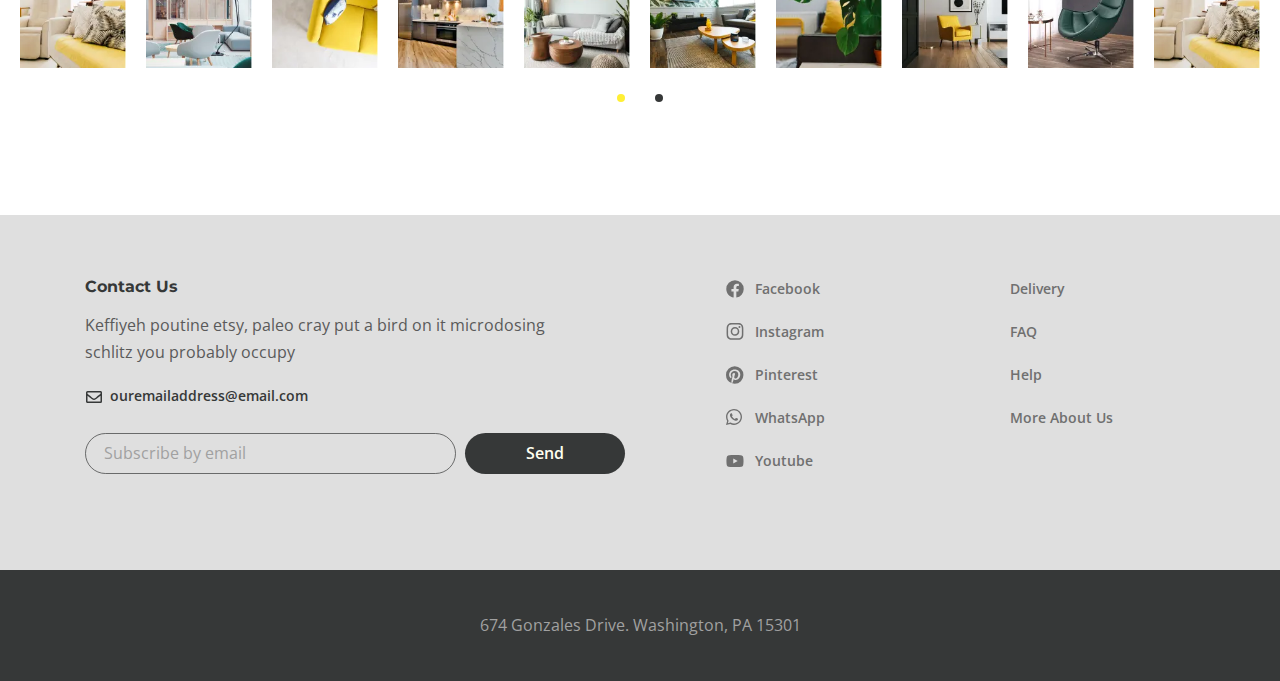
<file: contact.html>
<!DOCTYPE html><html class="page" lang="en"><head><meta charset="UTF-8"><meta http-equiv="X-UA-Compatible" content="IE=edge"><meta name="viewport" content="width=device-width,initial-scale=1"><link rel="stylesheet" href="css/style.min.css"><link rel="preconnect" href="https://fonts.googleapis.com"><link rel="preconnect" href="https://fonts.gstatic.com" crossorigin><link href="https://fonts.googleapis.com/css2?family=Montserrat:wght@700&family=Open+Sans:wght@400;600&display=swap" rel="stylesheet"><script defer="defer" src="js/main.js"></script><title>Contacts</title></head><body class="page__body body"><div class="wrapper"><header class="header"><div class="container"><div class="header__inner"><nav class="menu"><ul class="menu__list"><li class="menu__list-item"><a class="menu__list-link" href="about.html">About</a></li><li class="menu__list-item"><a class="menu__list-link" href="gallery.html">Gallery</a></li></ul></nav><a class="logo" href="index.html"><img src="img/logo.png" alt="логотип"></a><nav class="menu"><ul class="menu__list"><li class="menu__list-item"><a class="menu__list-link" href="blog.html">Blog</a></li><li class="menu__list-item"><a class="menu__list-link menu__list-link--active" href="#" onclick="return false">Contact</a></li></ul></nav><button class="header__btn-menu"><span></span> <span></span> <span></span> <span></span></button> <button class="header__btn"><svg width="40" height="30"><use xlink:href="img/sprite.svg#icon_menu"></use></svg></button><div class="rightside-menu rightside-menu--close"><button class="rightside-menu__btn-close"><svg width="25" height="25"><use xlink:href="img/sprite.svg#path"></use></svg></button><div class="rightside-menu__content"><a class="rightside-menu__logo" href="page.html"><img src="img/logo-big.png" alt="logo"></a><h3 class="rightside-menu__title">Furniture for life</h3><p class="rightside-menu__text">Sustainable hot chicken skateboard, dreamcatcher meggings actually squid. Slow-carb everyday carry +1 art party microdosing, put a bird on it brooklyn</p><img class="rightside-menu__images" src="img/content/rectangle.webp" alt="Картинка"></div></div></div></div></header><main class="main"><div class="breadcrumbs"><div class="container"><ul class="breadcrumbs__list"><li class="breadcrumbs__item"><a class="breadcrumbs__link" href="index.html">Home</a></li><li class="breadcrumbs__item"><a class="breadcrumbs__link" href="#" onclick="return false">Contact</a></li></ul></div></div><div class="map"><iframe src="https://www.google.com/maps/embed?pb=!1m18!1m12!1m3!1d14995.62347864148!2d-122.4190456483925!3d37.803126346284145!2m3!1f0!2f0!3f0!3m2!1i1024!2i768!4f13.1!3m3!1m2!1s0x808580f18d8c6ea7%3A0x5d7f53fb70a3a903!2zNzI1IEdyZWVuIFN0LCBTYW4gRnJhbmNpc2NvLCBDQSA5NDEzMywg0KHQqNCQ!5e0!3m2!1sru!2sru!4v1656924782198!5m2!1sru!2sru" width="100%" style="border:0;" allowfullscreen="" loading="lazy" referrerpolicy="no-referrer-when-downgrade"></iframe></div><section class="contact"><div class="container"><h3 class="contact__title">Contact Us</h3><div class="contact__inner"><ul class="social"><li class="social__item"><a class="social__link" target="_blank" href="https://www.facebook.com/facebook/"><svg class="social__img" width="18" height="18"><use xlink:href="img/sprite.svg#facebook"></use></svg></a></li><li class="social__item"><a class="social__link" target="_blank" href="https://www.instagram.com/"><svg class="social__img" width="18" height="18"><use xlink:href="img/sprite.svg#instagram"></use></svg></a></li><li class="social__item"><a class="social__link" target="_blank" href="https://www.pinterest.ru/"><svg class="social__img" width="18" height="18"><use xlink:href="img/sprite.svg#pinterest"></use></svg></a></li><li class="social__item"><a class="social__link" target="_blank" href="https://www.whatsapp.com/?lang=ru"><svg class="social__img" width="18" height="18"><use xlink:href="img/sprite.svg#whatsapp"></use></svg></a></li><li class="social__item"><a class="social__link" target="_blank" href="https://www.youtube.com/"><svg class="social__img" width="18" height="18"><use xlink:href="img/sprite.svg#youtube"></use></svg></a></li></ul><p class="contact__text">Vexillologist vape microdosing freegan pork belly deep v direct trade cray single-origin coffee street art. Viral shaman mustache master cleanse, pour-over affogato poutine copper mug marfa fanny pack normcore. Lo-fi pop-up banjo portland, echo park hammock</p><a class="contact__tel" href="tel:+14158297934">(415) 829-7934</a><div class="contact__street">725 Green St</div><div class="contact__city">San Francisco, California(CA), 94133</div><a class="info-email" href="mailto:ouremailaddress@email.com"><svg class="info-email--icon" width="16" height="16"><use xlink:href="img/sprite.svg#envelope"></use></svg> ouremailaddress@email.com</a><form class="form" method="post" action="https://echo.htmlacademy.ru" target="_blank"><input class="form__input" placeholder="Your name" type="text" name="contact-name-test"> <input class="form__input" placeholder="Your e-mail" type="email" name="contact-email-test"> <textarea class="form__area" placeholder="Your message" name="contact-message-test"></textarea> <button class="form__btn" type="submit">Send</button></form></div></div></section><div class="container-fluid"><div class="contact-slider"><a class="contact-slider__link" href="#" onclick="return false"><img class="contact-slider__img" src="img/content/c-s-img1.webp" alt="images"><p class="contact-slider__title">Truffaut literally trust</p></a><a class="contact-slider__link" href="#" onclick="return false"><img class="contact-slider__img" src="img/content/c-s-img2.webp" alt="images"><p class="contact-slider__title">Truffaut literally trust</p></a><a class="contact-slider__link" href="#" onclick="return false"><img class="contact-slider__img" src="img/content/c-s-img3.webp" alt="images"><p class="contact-slider__title">Truffaut literally trust</p></a><a class="contact-slider__link" href="#" onclick="return false"><img class="contact-slider__img" src="img/content/c-s-img4.webp" alt="images"><p class="contact-slider__title">Truffaut literally trust</p></a><a class="contact-slider__link" href="#" onclick="return false"><img class="contact-slider__img" src="img/content/c-s-img5.webp" alt="images"><p class="contact-slider__title">Truffaut literally trust</p></a><a class="contact-slider__link" href="#" onclick="return false"><img class="contact-slider__img" src="img/content/c-s-img6.webp" alt="images"><p class="contact-slider__title">Truffaut literally trust</p></a><a class="contact-slider__link" href="#" onclick="return false"><img class="contact-slider__img" src="img/content/c-s-img7.webp" alt="images"><p class="contact-slider__title">Truffaut literally trust</p></a><a class="contact-slider__link" href="#" onclick="return false"><img class="contact-slider__img" src="img/content/c-s-img8.webp" alt="images"><p class="contact-slider__title">Truffaut literally trust</p></a><a class="contact-slider__link" href="#" onclick="return false"><img class="contact-slider__img" src="img/content/c-s-img10.webp" alt="images"><p class="contact-slider__title">Truffaut literally trust</p></a><a class="contact-slider__link" href="#" onclick="return false"><img class="contact-slider__img" src="img/content/c-s-img1.webp" alt="images"><p class="contact-slider__title">Truffaut literally trust</p></a><a class="contact-slider__link" href="#" onclick="return false"><img class="contact-slider__img" src="img/content/c-s-img2.webp" alt="images"><p class="contact-slider__title">Truffaut literally trust</p></a><a class="contact-slider__link" href="#" onclick="return false"><img class="contact-slider__img" src="img/content/c-s-img3.webp" alt="images"><p class="contact-slider__title">Truffaut literally trust</p></a><a class="contact-slider__link" href="#" onclick="return false"><img class="contact-slider__img" src="img/content/c-s-img4.webp" alt="images"><p class="contact-slider__title">Truffaut literally trust</p></a><a class="contact-slider__link" href="#" onclick="return false"><img class="contact-slider__img" src="img/content/c-s-img5.webp" alt="images"><p class="contact-slider__title">Truffaut literally trust</p></a><a class="contact-slider__link" href="#" onclick="return false"><img class="contact-slider__img" src="img/content/c-s-img6.webp" alt="images"><p class="contact-slider__title">Truffaut literally trust</p></a><a class="contact-slider__link" href="#" onclick="return false"><img class="contact-slider__img" src="img/content/c-s-img7.webp" alt="images"><p class="contact-slider__title">Truffaut literally trust</p></a><a class="contact-slider__link" href="#" onclick="return false"><img class="contact-slider__img" src="img/content/c-s-img8.webp" alt="images"><p class="contact-slider__title">Truffaut literally trust</p></a><a class="contact-slider__link" href="#" onclick="return false"><img class="contact-slider__img" src="img/content/c-s-img10.webp" alt="images"><p class="contact-slider__title">Truffaut literally trust</p></a><a class="contact-slider__link" href="#" onclick="return false"><img class="contact-slider__img" src="img/content/c-s-img1.webp" alt="images"><p class="contact-slider__title">Truffaut literally trust</p></a><a class="contact-slider__link" href="#" onclick="return false"><img class="contact-slider__img" src="img/content/c-s-img2.webp" alt="images"><p class="contact-slider__title">Truffaut literally trust</p></a></div></div></main><footer class="footer"><div class="footer__content"><div class="container"><div class="footer__inner"><div class="footer__info"><h6 class="footer__info-title">Contact Us</h6><p class="footer__info-text">Keffiyeh poutine etsy, paleo cray put a bird on it microdosing schlitz you probably occupy</p><a class="info-email" href="mailto:ouremailaddress@email.com"><svg class="info-email--icon" width="16" height="16"><use xlink:href="img/sprite.svg#envelope"></use></svg> ouremailaddress@email.com</a><form class="footer__form" method="post" action="https://echo.htmlacademy.ru" target="_blank"><input class="footer__form-input" type="email" name="footer-email-test" placeholder="Subscribe by email"> <button class="footer__form-button" type="submit">Send</button></form></div><ul class="footer__social"><li class="footer__social-item"><a class="footer__social-link" target="_blank" href="https://www.facebook.com/facebook/"><svg class="footer__social-link--icon" width="18" height="18"><use xlink:href="img/sprite.svg#facebook"></use></svg>Facebook</a></li><li class="footer__social-item"><a class="footer__social-link" target="_blank" href="https://www.instagram.com/"><svg class="footer__social-link--icon" width="18" height="18"><use xlink:href="img/sprite.svg#instagram"></use></svg>Instagram</a></li><li class="footer__social-item"><a class="footer__social-link" target="_blank" href="https://www.pinterest.ru/"><svg class="footer__social-link--icon" width="18" height="18"><use xlink:href="img/sprite.svg#pinterest"></use></svg>Pinterest</a></li><li class="footer__social-item"><a class="footer__social-link" target="_blank" href="https://www.whatsapp.com/?lang=ru"><svg class="footer__social-link--icon" width="16" height="16"><use xlink:href="img/sprite.svg#whatsapp"></use></svg>WhatsApp</a></li><li class="footer__social-item"><a class="footer__social-link" target="_blank" href="https://www.youtube.com/"><svg class="footer__social-link--icon svg--youtube" width="18" height="18"><use xlink:href="img/sprite.svg#youtube"></use></svg>Youtube</a></li></ul><nav class="footer__menu"><ul class="footer__menu-list"><li class="footer__menu-item"><a class="footer__menu-link" href="#" onclick="return false">Delivery</a></li><li class="footer__menu-item"><a class="footer__menu-link" href="#" onclick="return false">FAQ</a></li><li class="footer__menu-item"><a class="footer__menu-link" href="#" onclick="return false">Help</a></li><li class="footer__menu-item"><a class="footer__menu-link" href="#" onclick="return false">More About Us</a></li></ul></nav></div></div></div><div class="footer__copyright"><div class="container"><p>674 Gonzales Drive. Washington, PA 15301</p></div></div></footer></div></body></html>
</file>
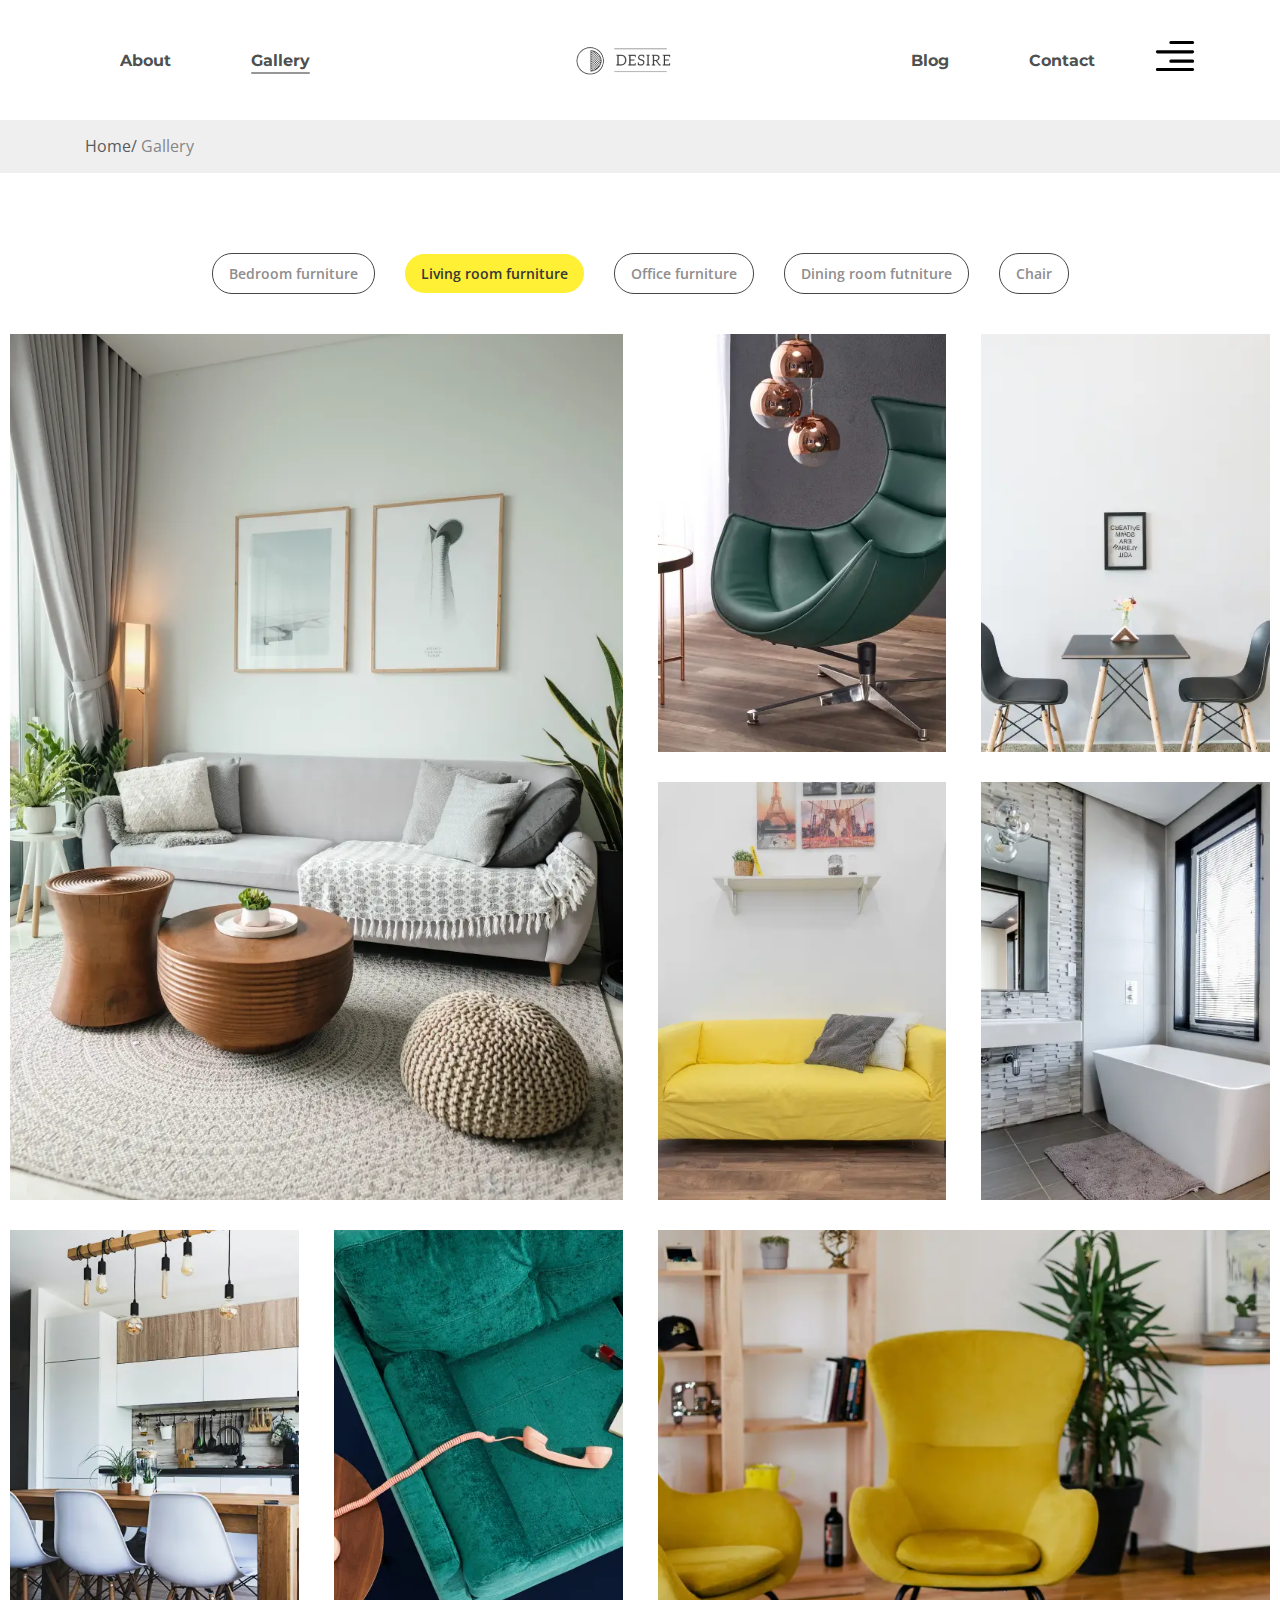
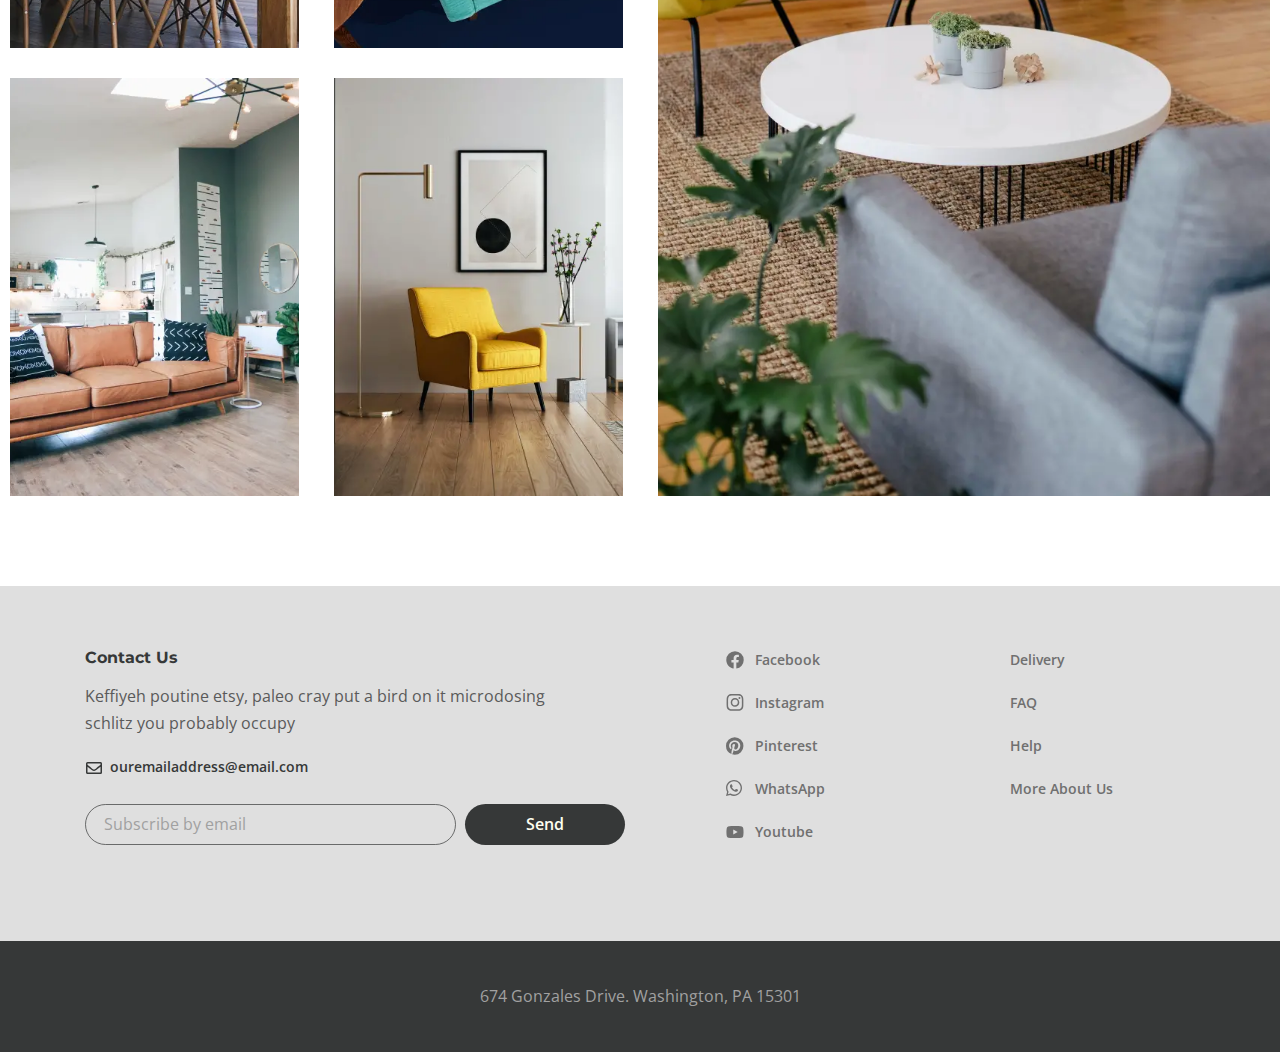
<file: gallery.html>
<!DOCTYPE html><html class="page" lang="en ru"><head><meta charset="UTF-8"><meta http-equiv="X-UA-Compatible" content="IE=edge"><meta name="viewport" content="width=device-width,initial-scale=1"><link rel="stylesheet" href="css/style.min.css"><link rel="preconnect" href="https://fonts.googleapis.com"><link rel="preconnect" href="https://fonts.gstatic.com" crossorigin><link href="https://fonts.googleapis.com/css2?family=Montserrat:wght@700&family=Open+Sans:wght@400;600&display=swap" rel="stylesheet"><script defer="defer" src="js/main.js"></script><title>Gallery</title></head><body class="page__body body"><div class="wrapper"><header class="header"><div class="container"><div class="header__inner"><nav class="menu"><ul class="menu__list"><li class="menu__list-item"><a class="menu__list-link" href="about.html">About</a></li><li class="menu__list-item"><a class="menu__list-link menu__list-link--active" href="#" onclick="return false">Gallery</a></li></ul></nav><a class="logo" href="index.html"><img src="img/logo.png" alt="логотип"></a><nav class="menu"><ul class="menu__list"><li class="menu__list-item"><a class="menu__list-link" href="blog.html">Blog</a></li><li class="menu__list-item"><a class="menu__list-link" href="contact.html">Contact</a></li></ul></nav><button class="header__btn-menu"><span></span> <span></span> <span></span> <span></span></button> <button class="header__btn"><svg width="40" height="30"><use xlink:href="img/sprite.svg#icon_menu"></use></svg></button><div class="rightside-menu rightside-menu--close"><button class="rightside-menu__btn-close"><svg width="25" height="25"><use xlink:href="img/sprite.svg#path"></use></svg></button><div class="rightside-menu__content"><a class="rightside-menu__logo" href="page.html"><img src="img/logo-big.png" alt="logo"></a><h3 class="rightside-menu__title">Furniture for life</h3><p class="rightside-menu__text">Sustainable hot chicken skateboard, dreamcatcher meggings actually squid. Slow-carb everyday carry +1 art party microdosing, put a bird on it brooklyn</p><img class="rightside-menu__images" src="img/content/rectangle.webp" alt="Картинка"></div></div></div></div></header><main class="main"><div class="breadcrumbs"><div class="container"><ul class="breadcrumbs__list"><li class="breadcrumbs__item"><a class="breadcrumbs__link" href="index.html">Home</a></li><li class="breadcrumbs__item"><a class="breadcrumbs__link" href="#" onclick="return false">Gallery</a></li></ul></div></div><div class="gallery gallery-page"><div class="container-fluid"><div class="gallery__buttons"><button class="gallery__btn" data-filter=".bedroom">Bedroom furniture</button> <button class="gallery__btn" data-filter=".living">Living room furniture</button> <button class="gallery__btn" data-filter=".office">Office furniture</button> <button class="gallery__btn" data-filter=".dining">Dining room futniture</button> <button class="gallery__btn" data-filter=".chair">Chair</button></div><div class="gallery__inner"><div class="gallery__items mix bedroom"><a class="gallery__item" href="#" onclick="return false"><img src="img/content/g-p-img4.webp" alt="img"> </a><a class="gallery__item" href="#" onclick="return false"><img src="img/content/gallery__item2.webp" alt="img"> </a><a class="gallery__item" href="#" onclick="return false"><img src="img/content/g-p-img3.webp" alt="img"> </a><a class="gallery__item" href="#" onclick="return false"><img src="img/content/g-p-img1.webp" alt="img"> </a><a class="gallery__item" href="#" onclick="return false"><img src="img/content/gallery__item5.webp" alt="img"> </a><a class="gallery__item" href="#" onclick="return false"><img src="img/content/g-p-img6.webp" alt="img"> </a><a class="gallery__item" href="#" onclick="return false"><img src="img/content/g-p-img10.webp" alt="img"> </a><a class="gallery__item" href="#" onclick="return false"><img src="img/content/g-p-img9.webp" alt="img"> </a><a class="gallery__item" href="#" onclick="return false"><img src="img/content/g-p-img8.webp" alt="img"> </a><a class="gallery__item" href="#" onclick="return false"><img src="img/content/g-p-img7.webp" alt="img"></a></div><div class="gallery__items mix living"><a class="gallery__item" href="#" onclick="return false"><img src="img/content/g-p-img1.webp" alt="img"> </a><a class="gallery__item" href="#" onclick="return false"><img src="img/content/gallery__item2.webp" alt="img"> </a><a class="gallery__item" href="#" onclick="return false"><img src="img/content/g-p-img3.webp" alt="img"> </a><a class="gallery__item" href="#" onclick="return false"><img src="img/content/g-p-img4.webp" alt="img"> </a><a class="gallery__item" href="#" onclick="return false"><img src="img/content/g-p-img5.webp" alt="img"> </a><a class="gallery__item" href="#" onclick="return false"><img src="img/content/g-p-img6.webp" alt="img"> </a><a class="gallery__item" href="#" onclick="return false"><img src="img/content/g-p-img7.webp" alt="img"> </a><a class="gallery__item" href="#" onclick="return false"><img src="img/content/g-p-img8.webp" alt="img"> </a><a class="gallery__item" href="#" onclick="return false"><img src="img/content/g-p-img9.webp" alt="img"> </a><a class="gallery__item" href="#" onclick="return false"><img src="img/content/g-p-img10.webp" alt="img"></a></div><div class="gallery__items mix office"><a class="gallery__item" href="#" onclick="return false"><img src="img/content/gallery__item3.webp" alt="img"> </a><a class="gallery__item" href="#" onclick="return false"><img src="img/content/gallery__item1.webp" alt="img"> </a><a class="gallery__item" href="#" onclick="return false"><img src="img/content/gallery__item2.webp" alt="img"> </a><a class="gallery__item" href="#" onclick="return false"><img src="img/content/gallery__item4.webp" alt="img"> </a><a class="gallery__item" href="#" onclick="return false"><img src="img/content/gallery__item5.webp" alt="img"> </a><a class="gallery__item" href="#" onclick="return false"><img src="img/content/gallery__item5.webp" alt="img"> </a><a class="gallery__item" href="#" onclick="return false"><img src="img/content/gallery__item2.webp" alt="img"> </a><a class="gallery__item" href="#" onclick="return false"><img src="img/content/gallery__item3.webp" alt="img"> </a><a class="gallery__item" href="#" onclick="return false"><img src="img/content/gallery__item4.webp" alt="img"> </a><a class="gallery__item" href="#" onclick="return false"><img src="img/content/gallery__item1.webp" alt="img"></a></div><div class="gallery__items mix dining"><a class="gallery__item" href="#" onclick="return false"><img src="img/content/gallery__item4.webp" alt="img"> </a><a class="gallery__item" href="#" onclick="return false"><img src="img/content/g-p-img3.webp" alt="img"> </a><a class="gallery__item" href="#" onclick="return false"><img src="img/content/g-p-img4.webp" alt="img"> </a><a class="gallery__item" href="#" onclick="return false"><img src="img/content/gallery__item3.webp" alt="img"> </a><a class="gallery__item" href="#" onclick="return false"><img src="img/content/gallery__item5.webp" alt="img"> </a><a class="gallery__item" href="#" onclick="return false"><img src="img/content/g-p-img5.webp" alt="img"> </a><a class="gallery__item" href="#" onclick="return false"><img src="img/content/gallery__item2.webp" alt="img"> </a><a class="gallery__item" href="#" onclick="return false"><img src="img/content/g-p-img6.webp" alt="img"> </a><a class="gallery__item" href="#" onclick="return false"><img src="img/content/g-p-img9.webp" alt="img"> </a><a class="gallery__item" href="#" onclick="return false"><img src="img/content/gallery__item1.webp" alt="img"></a></div><div class="gallery__items mix chair"><a class="gallery__item" href="#" onclick="return false"><img src="img/content/gallery__item2.webp" alt="img"> </a><a class="gallery__item" href="#" onclick="return false"><img src="img/content/g-p-img1.webp" alt="img"> </a><a class="gallery__item" href="#" onclick="return false"><img src="img/content/g-p-img9.webp" alt="img"> </a><a class="gallery__item" href="#" onclick="return false"><img src="img/content/g-p-img3.webp" alt="img"> </a><a class="gallery__item" href="#" onclick="return false"><img src="img/content/g-p-img4.webp" alt="img"> </a><a class="gallery__item" href="#" onclick="return false"><img src="img/content/g-p-img5.webp" alt="img"> </a><a class="gallery__item" href="#" onclick="return false"><img src="img/content/g-p-img6.webp" alt="img"> </a><a class="gallery__item" href="#" onclick="return false"><img src="img/content/gallery__item1.webp" alt="img"> </a><a class="gallery__item" href="#" onclick="return false"><img src="img/content/gallery__item3.webp" alt="img"> </a><a class="gallery__item" href="#" onclick="return false"><img src="img/content/gallery__item4.webp" alt="img"></a></div></div></div></div></main><footer class="footer"><div class="footer__content"><div class="container"><div class="footer__inner"><div class="footer__info"><h6 class="footer__info-title">Contact Us</h6><p class="footer__info-text">Keffiyeh poutine etsy, paleo cray put a bird on it microdosing schlitz you probably occupy</p><a class="info-email" href="mailto:ouremailaddress@email.com"><svg class="info-email--icon" width="16" height="16"><use xlink:href="img/sprite.svg#envelope"></use></svg> ouremailaddress@email.com</a><form class="footer__form" method="post" action="https://echo.htmlacademy.ru" target="_blank"><input class="footer__form-input" type="email" name="footer-email-test" placeholder="Subscribe by email"> <button class="footer__form-button" type="submit">Send</button></form></div><ul class="footer__social"><li class="footer__social-item"><a class="footer__social-link" target="_blank" href="https://www.facebook.com/facebook/"><svg class="footer__social-link--icon" width="18" height="18"><use xlink:href="img/sprite.svg#facebook"></use></svg>Facebook</a></li><li class="footer__social-item"><a class="footer__social-link" target="_blank" href="https://www.instagram.com/"><svg class="footer__social-link--icon" width="18" height="18"><use xlink:href="img/sprite.svg#instagram"></use></svg>Instagram</a></li><li class="footer__social-item"><a class="footer__social-link" target="_blank" href="https://www.pinterest.ru/"><svg class="footer__social-link--icon" width="18" height="18"><use xlink:href="img/sprite.svg#pinterest"></use></svg>Pinterest</a></li><li class="footer__social-item"><a class="footer__social-link" target="_blank" href="https://www.whatsapp.com/?lang=ru"><svg class="footer__social-link--icon" width="16" height="16"><use xlink:href="img/sprite.svg#whatsapp"></use></svg>WhatsApp</a></li><li class="footer__social-item"><a class="footer__social-link" target="_blank" href="https://www.youtube.com/"><svg class="footer__social-link--icon svg--youtube" width="18" height="18"><use xlink:href="img/sprite.svg#youtube"></use></svg>Youtube</a></li></ul><nav class="footer__menu"><ul class="footer__menu-list"><li class="footer__menu-item"><a class="footer__menu-link" href="#" onclick="return false">Delivery</a></li><li class="footer__menu-item"><a class="footer__menu-link" href="#" onclick="return false">FAQ</a></li><li class="footer__menu-item"><a class="footer__menu-link" href="#" onclick="return false">Help</a></li><li class="footer__menu-item"><a class="footer__menu-link" href="#" onclick="return false">More About Us</a></li></ul></nav></div></div></div><div class="footer__copyright"><div class="container"><p>674 Gonzales Drive. Washington, PA 15301</p></div></div></footer></div></body></html>
</file>
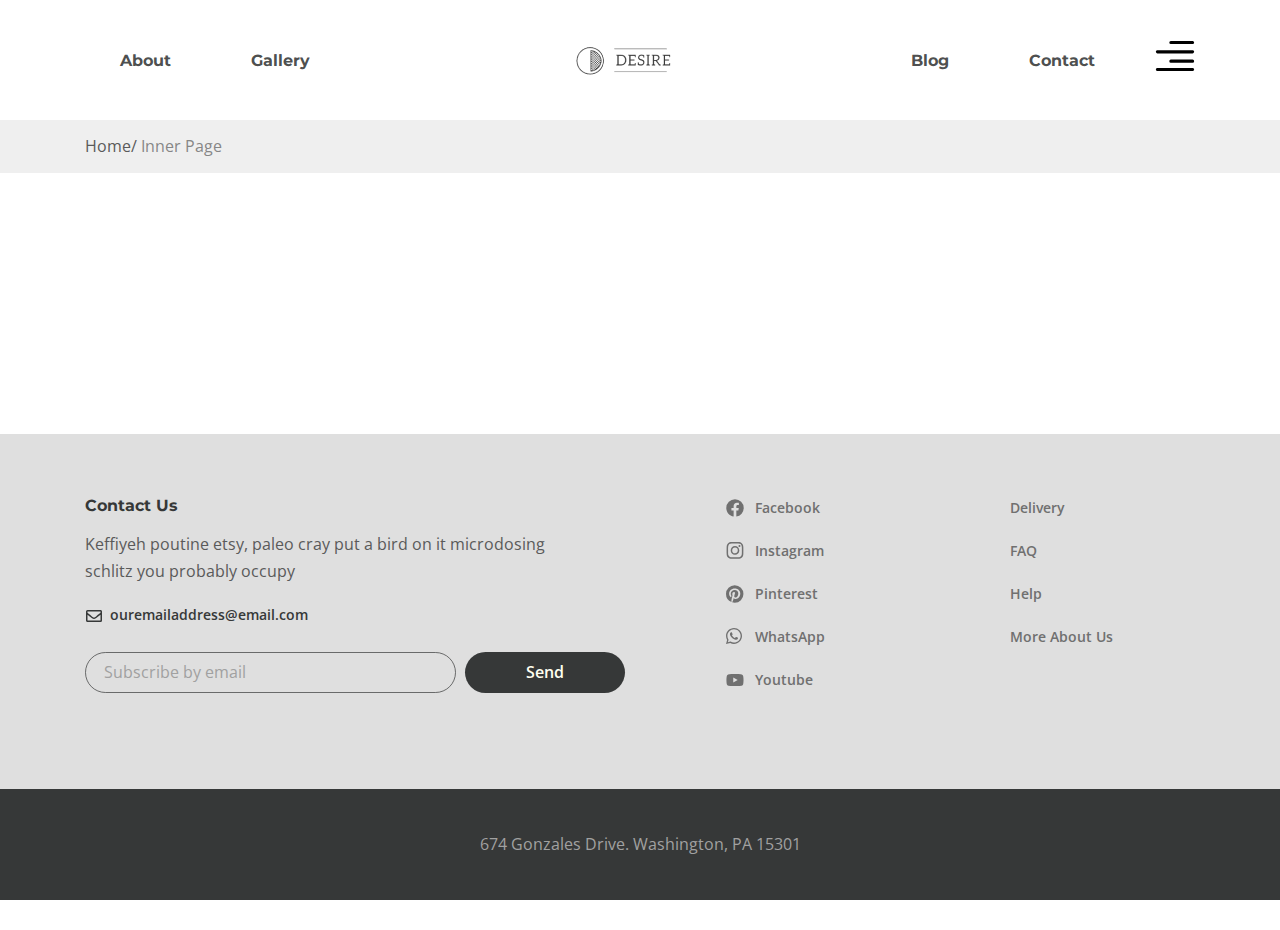
<file: page.html>
<!DOCTYPE html><html class="page" lang="en ru"><head><meta charset="UTF-8"><meta http-equiv="X-UA-Compatible" content="IE=edge"><meta name="viewport" content="width=device-width,initial-scale=1"><link rel="stylesheet" href="css/style.min.css"><link rel="preconnect" href="https://fonts.googleapis.com"><link rel="preconnect" href="https://fonts.gstatic.com" crossorigin><link href="https://fonts.googleapis.com/css2?family=Montserrat:wght@700&family=Open+Sans:wght@400;600&display=swap" rel="stylesheet"><script defer="defer" src="js/main.js"></script><title>Page</title></head><body class="page__body body"><div class="wrapper"><header class="header"><div class="container"><div class="header__inner"><nav class="menu"><ul class="menu__list"><li class="menu__list-item"><a class="menu__list-link" href="about.html">About</a></li><li class="menu__list-item"><a class="menu__list-link" href="gallery.html">Gallery</a></li></ul></nav><a class="logo" href="index.html"><img src="img/logo.png" alt="логотип"></a><nav class="menu"><ul class="menu__list"><li class="menu__list-item"><a class="menu__list-link" href="blog.html">Blog</a></li><li class="menu__list-item"><a class="menu__list-link" href="contact.html">Contact</a></li></ul></nav><button class="header__btn-menu"><span></span> <span></span> <span></span> <span></span></button> <button class="header__btn"><svg width="40" height="30"><use xlink:href="img/sprite.svg#icon_menu"></use></svg></button><div class="rightside-menu rightside-menu--close"><button class="rightside-menu__btn-close"><svg width="25" height="25"><use xlink:href="img/sprite.svg#path"></use></svg></button><div class="rightside-menu__content"><a class="rightside-menu__logo" href="page.html"><img src="img/logo-big.png" alt="logo"></a><h3 class="rightside-menu__title">Furniture for life</h3><p class="rightside-menu__text">Sustainable hot chicken skateboard, dreamcatcher meggings actually squid. Slow-carb everyday carry +1 art party microdosing, put a bird on it brooklyn</p><img class="rightside-menu__images" src="img/content/rectangle.webp" alt="Картинка"></div></div></div></div></header><main class="main"><div class="breadcrumbs"><div class="container"><ul class="breadcrumbs__list"><li class="breadcrumbs__item"><a class="breadcrumbs__link" href="index.html">Home</a></li><li class="breadcrumbs__item"><a class="breadcrumbs__link" href="#" onclick="return false">Inner Page</a></li></ul></div></div></main><footer class="footer"><div class="footer__content"><div class="container"><div class="footer__inner"><div class="footer__info"><h6 class="footer__info-title">Contact Us</h6><p class="footer__info-text">Keffiyeh poutine etsy, paleo cray put a bird on it microdosing schlitz you probably occupy</p><a class="info-email" href="mailto:ouremailaddress@email.com"><svg class="info-email--icon" width="16" height="16"><use xlink:href="img/sprite.svg#envelope"></use></svg> ouremailaddress@email.com</a><form class="footer__form" method="post" action="https://echo.htmlacademy.ru" target="_blank"><input class="footer__form-input" type="email" name="footer-email-test" placeholder="Subscribe by email"> <button class="footer__form-button" type="submit">Send</button></form></div><ul class="footer__social"><li class="footer__social-item"><a class="footer__social-link" target="_blank" href="https://www.facebook.com/facebook/"><svg class="footer__social-link--icon" width="18" height="18"><use xlink:href="img/sprite.svg#facebook"></use></svg>Facebook</a></li><li class="footer__social-item"><a class="footer__social-link" target="_blank" href="https://www.instagram.com/"><svg class="footer__social-link--icon" width="18" height="18"><use xlink:href="img/sprite.svg#instagram"></use></svg>Instagram</a></li><li class="footer__social-item"><a class="footer__social-link" target="_blank" href="https://www.pinterest.ru/"><svg class="footer__social-link--icon" width="18" height="18"><use xlink:href="img/sprite.svg#pinterest"></use></svg>Pinterest</a></li><li class="footer__social-item"><a class="footer__social-link" target="_blank" href="https://www.whatsapp.com/?lang=ru"><svg class="footer__social-link--icon" width="16" height="16"><use xlink:href="img/sprite.svg#whatsapp"></use></svg>WhatsApp</a></li><li class="footer__social-item"><a class="footer__social-link" target="_blank" href="https://www.youtube.com/"><svg class="footer__social-link--icon svg--youtube" width="18" height="18"><use xlink:href="img/sprite.svg#youtube"></use></svg>Youtube</a></li></ul><nav class="footer__menu"><ul class="footer__menu-list"><li class="footer__menu-item"><a class="footer__menu-link" href="#" onclick="return false">Delivery</a></li><li class="footer__menu-item"><a class="footer__menu-link" href="#" onclick="return false">FAQ</a></li><li class="footer__menu-item"><a class="footer__menu-link" href="#" onclick="return false">Help</a></li><li class="footer__menu-item"><a class="footer__menu-link" href="#" onclick="return false">More About Us</a></li></ul></nav></div></div></div><div class="footer__copyright"><div class="container"><p>674 Gonzales Drive. Washington, PA 15301</p></div></div></footer></div></body></html>
</file>
<file: css/style.min.css>
@charset "UTF-8";@import url(https://fonts.googleapis.com/css2?family=Montserrat:ital,wght@0,300;0,400;0,600;0,700;1,300;1,400&display=swap);.about__prev-title,.about__title,.aside__category-title,.aside__posts-title,.blog-box__item-title,.blog-box__title,.blog-one__comments-name,.blog-one__comments-title,.blog-one__form-title,.blog__blockquote-author,.blog__item-title,.contact-slider__title,.contact__title,.decor__title,.footer__info-title,.inspiration__item,.inspiration__title,.menu__list-link,.new-collection__title,.rightside-menu__title,.tags__title,.top__slider-title,.works-path__item-title,.works-path__title{font-family:Montserrat,sans-serif;font-weight:700}.blog__blockquote-author::before,.contact__title::after,.inspiration__title::after{position:absolute;content:"";bottom:0;width:200px;height:2px;background-color:#6d7278}html{box-sizing:border-box}*,::after,::before{box-sizing:inherit}ol[class],ul[class]{padding:0}blockquote,body,dd,dl,figcaption,figure,h1,h2,h3,h4,h5,h6,li,ol,p,ul{margin:0;font-size:inherit}ul[class]{list-style:none}img{max-width:100%;display:block}button,input,select,textarea{font:inherit}a{text-decoration:none}.body,.page{height:100%}.body{font-family:"Open Sans",sans-serif;font-size:16px;line-height:27px;font-weight:400;color:#5a5a5a;overflow-x:hidden;min-width:300px}a{color:inherit}.wrapper{display:flex;flex-direction:column;min-height:100%}.main{flex:1 0 auto}.footer{flex:0 0 auto}.container{max-width:1140px;margin:0 auto;padding:0 15px}.container-fluid{max-width:1920px;margin:0 auto;padding:0 10px}.visually-hidden{position:absolute;width:1px;height:1px;margin:-1px;border:0;padding:0;white-space:nowrap;-webkit-clip-path:inset(100%);clip-path:inset(100%);clip:rect(0 0 0 0);overflow:hidden}.slick-dots{display:flex;justify-content:center;align-items:center}.slick-dots li{margin:0 15px}.slick-dots button{background-color:#363838;border:none;width:8px;height:8px;border-radius:50%;padding:0;font-size:0}.slick-dots li.slick-active button{background-color:#ffef35}.info-email{display:inline-block;font-weight:600;font-size:14px;line-height:28px;color:#363838;margin-bottom:23px;padding-left:25px;position:relative}.info-email:hover{opacity:.7}.info-email--icon{position:absolute;left:1px;top:7px}.social{display:flex;flex-wrap:wrap;margin-bottom:20px}.social__item+.social__item{margin-left:40px}.social__link{padding:5px 0}.social__link:hover{opacity:.7}.popup-block{background-image:url(../img/content/about__popup.webp);background-repeat:no-repeat;background-position:top center;background-size:cover;min-height:414px;display:flex;justify-content:center;align-items:center}.popup-block__play:hover{opacity:.7}.tags__title{margin-bottom:24px;color:#363838;line-height:23px}.tags__link{display:inline-block;font-size:14px;font-weight:600;color:#8f8d8d;padding:0 16px;margin-right:10px;margin-bottom:10px;border:1px solid rgba(69,70,71,.5);border-radius:14px}.tags__link:active,.tags__link:focus,.tags__link:hover{background-color:#ffef35;color:#363838;border:1px solid #ffef35;transition:all .3s}.form{display:flex;justify-content:space-between;flex-wrap:wrap}.form__input{width:48%;border:1px solid #dfdfdf;border-radius:20px;padding:6px 17px;margin-bottom:13px}.form__input::-moz-placeholder{color:#a1a1a1;font-size:16px;font-family:"Open Sans",sans-serif;line-height:27px;font-weight:400}.form__input:-ms-input-placeholder{color:#a1a1a1;font-size:16px;font-family:"Open Sans",sans-serif;line-height:27px;font-weight:400}.form__input::placeholder{color:#a1a1a1;font-size:16px;font-family:"Open Sans",sans-serif;line-height:27px;font-weight:400}.form__area{width:100%;margin-bottom:20px;border:1px solid #dfdfdf;border-radius:24px;padding:14px 17px;min-height:125px;resize:none}.form__area::-moz-placeholder{color:#a1a1a1;font-size:16px;font-family:"Open Sans",sans-serif;line-height:27px;font-weight:400}.form__area:-ms-input-placeholder{color:#a1a1a1;font-size:16px;font-family:"Open Sans",sans-serif;line-height:27px;font-weight:400}.form__area::placeholder{color:#a1a1a1;font-size:16px;font-family:"Open Sans",sans-serif;line-height:27px;font-weight:400}.form__container{display:flex;flex-direction:column}.form__checkbox-label{position:relative;cursor:pointer;-webkit-user-select:none;-moz-user-select:none;-ms-user-select:none;user-select:none;margin:20px 0;margin-left:30px;color:#a1a1a1}.form__checkbox-input{position:absolute;width:1px;height:1px;overflow:hidden;clip:rect(0 0 0 0);padding-left:20px}.form__checkbox-span{position:absolute;width:16px;height:16px;border:2px solid #a1a1a1;margin-left:-20px;top:4px}.form__checkbox-input:checked+.form__checkbox-span::before{content:"";width:8px;height:8px;background-color:#a1a1a1;position:absolute;top:50%;left:50%;transform:translate(-50%,-50%)}.form__checkbox-input:disabled+.form__checkbox-span{border:2px solid gray}.form__checkbox-input:disabled:checked+.form__checkbox-span::before{background-color:gray}.form__checkbox-input:focus+.form__checkbox-span{box-shadow:0 0 0 2px #000}.form__btn{border:none;color:ivory;background-color:#363838;font-weight:600;border-radius:21px;padding:6px 12px;min-width:180px;cursor:pointer}.form__btn:active,.form__btn:focus,.form__btn:hover{background-color:#ffef35;color:#363838}.header__inner{display:flex;justify-content:space-between;align-items:center;height:120px}.header__btn{background-color:transparent;border:none;padding:0;cursor:pointer}.header__btn-menu{display:none}.logo{margin:0 auto}.menu{padding-right:15px}.menu__list{display:flex}.menu__list-item{padding-left:35px;padding-right:45px}.menu__list-link{color:rgba(54,56,56,.9);line-height:22px}.menu__list-link--active{padding-bottom:4px;position:relative}.menu__list-link--active::before{position:absolute;content:"";height:2px;left:0;right:0;bottom:0;background-color:#979797;border-radius:1px}.rightside-menu{position:absolute;right:0;top:0;bottom:0;max-width:694px;width:50%;background-color:#fff;padding-top:40px;z-index:20;box-shadow:0 0 10px 0;transition:all .5s;height:930px}.rightside-menu.rightside-menu--close{transform:translateX(200%)}.rightside-menu__btn-close{background-color:transparent;border:none;padding:0;cursor:pointer;margin-left:50px;margin-bottom:60px}.rightside-menu__content{text-align:center;max-width:485px;margin:0 auto}.rightside-menu__logo{margin-bottom:40px;display:inline-block}.rightside-menu__title{color:#363838;font-size:36px;line-height:51px;position:relative;margin-bottom:17px;padding-bottom:17px}.rightside-menu__title::after{content:"";max-width:250px;height:1px;background-color:#363838;position:absolute;margin:0 auto;left:0;right:0;top:60px}.rightside-menu__text{margin-bottom:75px}.rightside-menu__images{max-width:485px;width:100%;-o-object-fit:cover;object-fit:cover;padding:30px}.footer__content{background:#dfdfdf;padding:60px 0 80px}.footer__inner{display:flex;justify-content:space-between}.footer__info{width:540px}.footer__info-title{color:#363838;margin-bottom:14px;line-height:23px}.footer__info-text{font-size:16px;line-height:27px;color:#5a5a5a;margin-bottom:16px;max-width:475px}.footer__info-email{display:inline-block;font-weight:600;font-size:14px;line-height:28px;color:#363838;margin-bottom:22px;padding-left:25px;position:relative}.footer__info-email--icon{position:absolute;left:1px;top:7px}.footer__form{display:flex}.footer__form-input{padding:6px 10px 6px 18px;border-radius:21px;background-color:transparent;border:1px solid rgba(54,56,56,.7);width:100%}.footer__form-input::-moz-placeholder{font-family:"Open Sans",sans-serif;font-weight:400;font-size:16px;line-height:27px;color:#a1a1a1}.footer__form-input:-ms-input-placeholder{font-family:"Open Sans",sans-serif;font-weight:400;font-size:16px;line-height:27px;color:#a1a1a1}.footer__form-input::placeholder{font-family:"Open Sans",sans-serif;font-weight:400;font-size:16px;line-height:27px;color:#a1a1a1}.footer__form-button{color:ivory;background-color:#363838;min-width:160px;border-radius:21px;border:none;padding:7px 12px;font-family:"Open Sans",sans-serif;font-weight:600;font-size:16px;line-height:27px;margin-left:9px;cursor:pointer}.footer__form-button:focus,.footer__form-button:hover{background-color:#a9a9a9;color:#363838}.footer__social{width:125px;margin-right:auto;margin-left:100px}.footer__menu-item,.footer__social-item{font-size:14px;font-weight:600;line-height:28px;margin-bottom:15px}.footer__menu-link,.footer__social-link{color:#707070}.footer__social-link{padding-left:30px;position:relative}.footer__social-link:hover{opacity:.7}.footer__social-link--icon{position:absolute;top:1px;left:1px}.footer__menu{margin-right:60px;width:125px}.footer__menu-link:hover{opacity:.7;text-decoration:underline}.footer__copyright{background-color:#363838;color:#a1a1a1;text-align:center;padding:42px 0 42px}.slick-slider{position:relative;display:block;box-sizing:border-box;-webkit-touch-callout:none;-webkit-user-select:none;-moz-user-select:none;-ms-user-select:none;user-select:none;touch-action:pan-y;-webkit-tap-highlight-color:transparent}.slick-list{position:relative;overflow:hidden;display:block;margin:0;padding:0}.slick-list:focus{outline:0}.slick-list.dragging{cursor:pointer;cursor:hand}.slick-slider .slick-list,.slick-slider .slick-track{transform:translate3d(0,0,0)}.slick-track{position:relative;left:0;top:0;display:block;margin-left:auto;margin-right:auto}.slick-track:after,.slick-track:before{content:"";display:table}.slick-track:after{clear:both}.slick-loading .slick-track{visibility:hidden}.slick-slide{float:left;height:100%;min-height:1px;display:none}[dir=rtl] .slick-slide{float:right}.slick-slide img{display:block}.slick-slide.slick-loading img{display:none}.slick-slide.dragging img{pointer-events:none}.slick-initialized .slick-slide{display:block}.slick-loading .slick-slide{visibility:hidden}.slick-vertical .slick-slide{display:block;height:auto;border:1px solid transparent}.slick-arrow.slick-hidden{display:none}.top{padding-bottom:50px}.top__inner{padding-bottom:70px;position:relative}.top__inner::after{content:"";position:absolute;background-image:url(../img/content/slider-bg.webp);width:100%;height:722px;top:0;z-index:-1}.top__slider-item{display:flex!important;justify-content:center;align-items:center}.top__slider-img{margin-left:-14%;min-width:703px;height:815px;-o-object-fit:contain;object-fit:contain}.top__slider-info{max-width:645px;margin-left:25px}.top__slider-title{color:#363838;font-size:110px;line-height:135px;padding-bottom:26px;margin-bottom:26px;position:relative}.top__slider-title::after{content:"";position:absolute;left:0;bottom:0;width:185px;background-color:#6d7278;height:1px}.top__slider-text{max-width:585px}.new-collection{text-align:center;padding:45px 0 105px}.new-collection__title{color:#363838;font-size:35px;line-height:51px;padding-bottom:25px;margin-bottom:25px;position:relative}.new-collection__title::after{content:"";position:absolute;height:1px;width:250px;background-color:#000;bottom:0;left:0;right:0;margin:0 auto;background-color:#6d7278}.new-collection__text{max-width:730px;margin:0 auto 30px}.collection{display:grid;grid-template-columns:repeat(5,1fr);-moz-column-gap:30px;column-gap:30px}.collection__item{position:relative}.collection__item:hover .collection__info{opacity:1}.collection__images{min-height:350px;-o-object-fit:cover;object-fit:cover}.collection__info{position:absolute;top:0;bottom:0;right:0;left:0;background-color:rgba(255,255,255,.7);padding:10px;display:flex;flex-direction:column;align-items:center;justify-content:center;opacity:0;transition:all .5s}.collection__info-title{font-size:20px;line-height:24px;color:#363838;padding-bottom:19px;margin-bottom:19px;position:relative}.collection__info-title::after{content:"";bottom:0;position:absolute;height:1px;background-color:#6d7278;width:80%;margin:0 auto;left:0;right:0}.collection__info-text{font-weight:600;font-size:14px;color:#707070}.decor{padding:170px 0 155px;background-image:url(../img/decor.webp);background-size:cover;background-repeat:no-repeat;position:relative}.decor::before{content:"";position:absolute;background-color:rgba(255,255,255,.6);top:0;bottom:0;left:0;right:0}.decor__title{max-width:730px;color:#363838;font-size:60px;line-height:80px;padding-bottom:22px;margin-bottom:22px;position:relative}.decor__title::after{content:"";position:absolute;left:0;bottom:0;width:200px;background-color:#6d7278;height:1px}.decor__text{max-width:540px;color:#000}.works-path{padding:80px 0 30px}.works-path__title{text-align:center;color:#363838;margin-bottom:40px;font-size:36px;line-height:51px}.works-path__items-box{display:flex;align-items:flex-end;border-bottom:2px solid rgba(54,56,56,.7);position:relative}.works-path__items-box::before{content:"";position:absolute;bottom:-6px;left:0;width:10px;height:10px;border-radius:50%;background-color:#363838}.works-path__item{width:250px;display:flex;flex-wrap:wrap;align-items:center;position:relative;height:100%}.works-path__item--production{margin-left:317px}.works-path__item--production::after{content:"";position:absolute;bottom:0;left:0;height:20px;width:2px;background-color:rgba(54,56,56,.7)}.works-path__item--measuring{padding-top:38px;margin-left:305px}.works-path__item--measuring::before{content:"";position:absolute;top:0;left:0;background-color:rgba(54,56,56,.7);height:20px;width:2px}.works-path__item--consultation,.works-path__item--production{padding-bottom:38px}.works-path__item-title{margin-left:13px;color:#363838}.works-path__item-text{margin-top:13px}.gallery{padding:80px 0 90px}.gallery__buttons{text-align:center;margin-bottom:40px}.gallery__btn{margin:0 13px;background-color:transparent;border:1px solid #454647;border-radius:20px;padding:6px 16px;color:#8f8d8d;font-size:14px;font-weight:600;cursor:pointer}.gallery .mixitup-control-active{background-color:#ffef35;color:#363838;border:none}.gallery__items{display:grid;grid-template-columns:repeat(4,1fr);grid-template-rows:repeat(2,auto);grid-gap:30px 35px}.gallery__item:nth-child(1){grid-row:span 2;grid-column:span 2}.gallery__item img{-o-object-fit:cover;object-fit:cover;height:100%;width:100%}.gallery.gallery-page .gallery__item:nth-of-type(8){grid-column:-1/-3;grid-row:3/5}.gallery__item{background-color:grey}.blog-box{margin-bottom:100px}.blog-box__title{color:#363838;font-size:36px;line-height:51px;margin:0 auto 30px;text-align:center;max-width:430px}.blog-box__items{display:grid;grid-template-columns:1fr 1fr;gap:0 30px}.blog-box__img-link{display:inline-block;margin-bottom:19px}.blog-box__links{margin-bottom:9px;font-size:14px;font-weight:600;color:#707070}.blog-box__author,.blog-box__date,.blog-box__theme{color:inherit;font-size:inherit}.blog-box__item-title{color:#363838;font-size:24px;line-height:38px}.breadcrumbs{background:rgba(223,223,223,.5);padding:13px 14px;min-width:290px}.breadcrumbs__list{display:flex;overflow-x:auto}.breadcrumbs__item{position:relative;padding-right:10px}.breadcrumbs__item::after{content:"/";position:absolute}.breadcrumbs__link{white-space:nowrap}.breadcrumbs__item:last-of-type{opacity:.7}.breadcrumbs__item:last-of-type::after{display:none}.about__prev{background-image:url(../img/content/about.webp);background-repeat:no-repeat;background-position:top center;background-size:cover;padding:160px 0;text-align:center;margin-top:-53px}.about__prev-title{color:#363838;font-size:60px;line-height:80px}.about__content{padding:130px 0 140px}.about__title{color:#363838;font-size:36px;line-height:60px;margin-bottom:22px;padding-bottom:22px;position:relative}.about__title::after{position:absolute;content:"";bottom:0;left:0;width:200px;height:1px;background-color:#6d7278}.about__text{padding-left:284px}.about__text p{margin-bottom:30px}.inspiration{padding-top:100px;position:relative}.inspiration::after{content:"";position:absolute;bottom:0;left:0;right:0;background-image:url(../img/content/insp__bg.webp);background-position:top center;background-repeat:no-repeat;background-size:cover;height:390px;z-index:-1;display:flex;justify-content:center;align-items:center}.inspiration__inner{display:flex;justify-content:center;align-items:center}.inspiration__images{margin-right:78px;margin-left:-230px}.inspiration__title{font-size:36px;line-height:60px;color:#363838;padding-bottom:16px;margin-bottom:24px;position:relative}.inspiration__title::after{left:0}.inspiration__text{margin-bottom:30px}.inspiration__content{max-width:825px}.inspiration__item{line-height:23px;color:#363838;margin-bottom:33px}.inspiration__item-content{display:flex;justify-content:space-between;padding-bottom:14px;border-bottom:2px solid #fff;border-radius:4px}.inspiration__line{height:2px;border-radius:4px;background-color:#363838;margin-top:-2px}.partners{padding:16px 0 60px}.partners__items{display:grid;grid-template-columns:repeat(5,1fr)}.partners__item{margin:0 auto}.collection--about{margin-bottom:72px}.breadcrumbs{position:relative;z-index:10}.map{margin-top:-53px;margin-bottom:50px}.map iframe{height:578px}.contact{margin-bottom:100px}.contact__title{color:#363838;font-size:36px;line-height:60px;padding-bottom:30px;margin-bottom:40px;position:relative}.contact__title::after{left:0}.contact__inner{padding-left:284px}.contact__text{margin-bottom:10px}.contact__tel{color:#5a5a5a}.contact__city{margin-bottom:16px}.contact-slider{margin-bottom:100px;width:100%;box-sizing:border-box}.contact-slider .slick-slide{margin:0 10px}.contact-slider .slick-dots{margin-top:20px}.contact-slider__link{position:relative}.contact-slider__link:hover .contact-slider__title{opacity:1}.contact-slider__img{max-width:100%;width:100%;height:auto;-o-object-fit:cover;object-fit:cover}.contact-slider__title{transition:all .4s;position:absolute;left:0;top:0;right:0;bottom:0;display:flex;justify-content:center;align-items:center;background-color:rgba(255,255,255,.6);color:#363838;line-height:22px;padding:0 10px;text-align:center;opacity:0}.aside-btn{position:absolute;padding:9px 15px 9px 30px;color:ivory;background-color:#363838;font-weight:600;font-family:"Open Sans",sans-serif;font-size:16px;border:none;top:-60px;right:-15px;display:none;transition:all .3s;cursor:pointer}.aside-btn span{position:relative}.aside-btn span::after{position:absolute;content:"";border-radius:5px;width:15px;height:3px;background-color:ivory;transform:translateY(-50%);top:20%;left:-20px;transform:rotate(-45deg)}.aside-btn span::before{position:absolute;border-radius:5px;content:"";width:15px;height:3px;background-color:ivory;transform:translateY(-50%);top:72%;left:-20px;transform:rotate(45deg)}.aside{width:350px;margin-left:30px}.aside__search{position:relative;margin-bottom:40px}.aside__search-input{padding:6px 45px 6px 18px;border:1px solid rgba(54,56,56,.7);border-radius:20px;display:block;width:100%}.aside__search-input::-moz-placeholder{font-family:"Open Sans",sans-serif;font-weight:400;font-size:14px;line-height:27px;color:#a1a1a1}.aside__search-input:-ms-input-placeholder{font-family:"Open Sans",sans-serif;font-weight:400;font-size:14px;line-height:27px;color:#a1a1a1}.aside__search-input::placeholder{font-family:"Open Sans",sans-serif;font-weight:400;font-size:14px;line-height:27px;color:#a1a1a1}.aside__search-btn{border:none;background-color:transparent;position:absolute;top:10px;right:15px;cursor:pointer}.aside__category{margin-bottom:36px}.aside__category-title{margin-bottom:15px;color:#363838;line-height:23px}.aside__category-item{margin-bottom:12px}.aside__category-link{color:inherit}.aside__category-link:hover{text-decoration:underline}.aside__posts{margin-bottom:40px}.aside__posts-title{margin-bottom:24px;color:#363838;line-height:23px}.aside__posts-item{margin-bottom:11px}.aside__posts-item-title{display:block;color:inherit}.aside__posts-item-title:hover{text-decoration:underline}.aside__posts-author,.aside__posts-date{color:#a1a1a1;font-size:14px}.aside__posts-author:hover{text-decoration:underline}.aside__tags{margin-bottom:60px}.aside.aside--open{right:-20px;width:50%}.aside-btn.aside--open{background-color:#a9a9a9;color:#363838}.aside-btn.aside--open span::after{transform:rotate(45deg);background-color:#363838}.aside-btn.aside--open span::before{transform:rotate(-45deg);background-color:#363838}.blog{margin:60px 0 100px}.blog__inner{display:flex;justify-content:space-between}.blog__items{max-width:730px}.blog__item{margin-bottom:80px}.blog__item-link:hover{text-decoration:underline}.blog__item-img{max-width:730px;width:100%}.blog__item-info{padding:25px 0 10px;font-weight:600;font-size:14px;color:#707070}.blog__item-author:active,.blog__item-author:focus,.blog__item-author:hover,.blog__item-theme:active,.blog__item-theme:focus,.blog__item-theme:hover{text-decoration:underline}.blog__item-title{font-size:24px;line-height:34px;margin-bottom:6px;color:#363838}.blog__blockquote{background-color:rgba(223,223,223,.5);padding:54px 64px;font-style:italic;font-weight:300;font-size:24px;line-height:38px;text-align:center;margin-bottom:80px}.blog__blockquote-author{padding-top:23px;margin-top:23px;position:relative;font-weight:700;font-size:16px;line-height:22px;font-style:normal}.blog__blockquote-author::before{top:0;bottom:none;left:0;right:0;margin:0 auto}.social__item--blog+.social__item--blog{margin-left:20px}.popup-block.popup-block--blog{background-image:url(../img/content/blog-video-popup-img.webp)}.blog__item-slider{margin-right:10px;margin-bottom:0}.article-slider__img{max-width:100%;max-height:486px;width:100%;height:486px;-o-object-fit:cover;object-fit:cover}.pagination{width:30%;margin:0 auto;margin-top:80px}.pagination__list{display:flex;flex-wrap:wrap;gap:15px}.pagination__list-num{border:1px solid #000;background-color:transparent;padding:5px 10px;color:#000;opacity:.6}.pagination__list-num:hover{opacity:1}.pagination__list-num--active{background-color:#ffef35;border:1px solid #000;padding:5px 10px;color:#000;opacity:.6;cursor:default}.pagination__arrow{position:relative;padding:10px 5px 5px 5px;display:inline-block;opacity:.6}.pagination__arrow:hover{opacity:1}.pagination__arrow::after{content:"";position:absolute;width:2px;height:10px;border-radius:3px;background-color:#000;top:0;left:0}.pagination__arrow::before{content:"";position:absolute;width:2px;height:10px;border-radius:3px;background-color:#000;top:6px;left:0}.pagination__arrow--left::before{transform:rotate(-45deg)}.pagination__arrow--left::after{transform:rotate(45deg)}.pagination__arrow--right::before{transform:rotate(45deg)}.pagination__arrow--right::after{transform:rotate(-45deg)}.carousel{margin:0 auto;max-width:730px;height:auto}.carousel .article-slider__img{width:100%;height:414px;-o-object-fit:ccover;object-fit:ccover}.carousel .slick-arrow{position:absolute;top:30%;transform:translateY(-50%);border:none;background-color:none;padding:0;cursor:pointer;font-size:0;background-color:transparent}.carousel .slick-arrow::before{display:table;font-size:40px;line-height:1;background-color:transparent;color:#000}.carousel .slick-arrow:focus::before,.carousel .slick-arrow:hover::before{opacity:.7}.carousel .slick-prev{left:10px;z-index:5}.carousel .slick-prev::before{content:"❮"}.carousel .slick-next{right:20px}.carousel .slick-next::before{content:"❯"}.blog-one__item p{margin-bottom:40px}.blog-one__item blockquote{font-size:24px;font-weight:300;font-style:italic;color:#363838;margin-bottom:30px;padding:0 40px}.blog-one__item .blog__blockquote-author::before{margin-right:auto;margin-left:0}.blog-one__item .tags{margin-bottom:40px}.blog-one__item-carousel{position:relative;margin:0 auto;margin-bottom:35px;max-width:730px;height:130px}.blog-one__item-carousel p{margin:39px 40px}.blog-one__item-carousel p.slick-current.slick-active{text-align:left}.blog-one__item-carousel p.slick-active{text-align:right}.blog-one__item-carousel::after{content:"";position:absolute;width:100%;height:1px;background-color:#dfdfdf;bottom:0;left:0;right:0}.blog-one__item-carousel::before{content:"";position:absolute;width:100%;height:1px;background-color:#dfdfdf;top:0;left:0;right:0}.blog-one__item-carousel .slick-arrow{position:absolute;top:50%;transform:translateY(-50%);border:none;background-color:none;padding:0;cursor:pointer;font-size:0;background-color:transparent;opacity:.7}.blog-one__item-carousel .slick-arrow:hover{opacity:1}.blog-one__item-carousel .slick-arrow::before{display:block;line-height:1;background-color:transparent}.blog-one__item-carousel .slick-prev{left:0;z-index:5}.blog-one__item-carousel .slick-prev::before{content:""}.blog-one__item-carousel .slick-next{right:0}.blog-one__item-carousel .slick-next::before{content:""}.blog-one__comments-title{color:#363838;line-height:31px;font-size:20px;margin-bottom:15px}.blog-one__comments-item{display:flex;justify-content:space-between;align-items:flex-start;margin-bottom:40px}.blog-one__comments-avatar{width:64px;height:64px;-o-object-fit:cover;object-fit:cover;border-radius:50%;margin-right:13px}.blog-one__reply{background-color:transparent;border:none;padding:0;font-size:14px;margin-left:5px;font-weight:600;color:#707070}.blog-one__reply:hover{color:#000}.blog-one__comments-name{color:#363838;line-height:23px}.blog-one__comments-date{margin-bottom:10px;font-size:14px;color:#a1a1a1}.blog-one__form-title{margin-bottom:25px;color:#363838;line-height:23px}@media (max-width:1600px){.top__inner::after{height:460px}.top__slider-title{font-size:52px;line-height:64px;width:50%}.top__slider-img{height:500px;width:50%}.map{margin-top:0}}@media (max-width:1260px){.collection{grid-template-columns:repeat(auto-fill,minmax(200px,1fr));gap:30px}.collection__images{min-height:300px}.top__inner::after{height:350px;width:100%}.top__slider-title{font-size:42px;line-height:54px;width:40%}.top__slider-img{height:400px;width:40%}}@media (max-width:992px){.top__inner::after{height:350px;width:100%}.top__slider-info{width:40%;margin-right:auto}.top__slider-title{font-size:42px;line-height:54px}.top__slider-img{height:400px;width:40%}.gallery__buttons{margin-bottom:20px}.gallery__btn{margin-bottom:10px}.about__content{padding:100px 0 110px}.about__title{line-height:50px}.about__text{padding-left:0}.about__block{min-height:350px}.about .popup-block{min-height:350px}.inspiration{padding-top:70px}.inspiration::after{height:500px}.inspiration__title{line-height:42px}.inspiration__images{margin-right:60px;margin-left:0}.footer__info{width:380px}.blog__inner{position:relative}.aside{position:absolute;right:-150%;top:-14px;background-color:#fff;box-shadow:0 0 5px #000;padding:15px;border-top-left-radius:5px;border-bottom-left-radius:5px;transition:all .4s}.aside-btn{display:block;border-top-left-radius:5px;border-bottom-left-radius:5px}.blog__items{width:100%}}@media (max-width:768px){.header__btn,.rightside-menu{display:none}.menu__list-item{padding-left:0}.menu__list-item+.menu__list-item{padding-right:0}.menu__list-link--active::before{display:none}.logo{margin:0}.top__inner::after{height:550px;width:100%}.top__slider-item{display:flex;flex-direction:column}.top__slider-info{width:40%;margin:0 auto;padding-bottom:20px}.top__slider-title{font-size:32px;line-height:45px}.top__slider-img{height:300px;width:50%}.decor{padding:130px 0 115px}.decor__title{font-size:48px;line-height:56px}.footer__inner{flex-wrap:wrap;justify-content:center}.footer__info{width:100%;margin-bottom:50px}.footer__info-text{max-width:100%}.footer__menu{margin-left:auto;margin-right:auto}.footer__social{margin-left:auto;margin-right:auto}.works-path__title{font-size:28px;line-height:36px}.works-path__items-box{border-bottom:none;align-items:center;justify-content:center;flex-direction:column}.works-path__item{width:100%}.works-path__item--consultation{margin-left:0;flex-direction:column}.works-path__item--production{margin-left:0;flex-direction:column}.works-path__item--measuring{padding-top:0;margin-left:0;flex-direction:column}.works-path__items-box::before{display:none}.works-path__item--production::after{display:none}.works-path__item--measuring::before{display:none}.gallery__buttons{margin-bottom:20px}.gallery__btn{font-size:12px;padding:5px 12px;margin:0 6px 10px 6px}.gallery__item:nth-child(1){grid-column:1/-1}.gallery__item{grid-column:span 2}.blog-box{margin-bottom:60px}.blog-box__title{font-size:28px;line-height:36px}.blog-box__items{grid-template-columns:1fr;gap:50px}.blog-box__img-link{margin-bottom:5px}.blog-box__links{font-weight:400;font-size:12px;line-height:1.1rem;margin-bottom:10px}.blog-box__item-title{font-size:20px;line-height:28px}.about__prev{padding:80px 0}.about__prev-title{font-size:36px;line-height:42px}.about__content{padding:80px 0 90px}.about__title{font-size:28px;line-height:36px;padding-bottom:11px;margin-bottom:11px}.about__text{padding-left:0}.about__text p{margin-bottom:15px}.about .popup-block{min-height:280px}.inspiration__title{line-height:42px}.inspiration__images{margin-right:20px;margin-left:0;width:200px}.partners{padding:30px 0 60px}.partners__items{grid-template-columns:repeat(auto-fill,minmax(200px,1fr))}.gallery.gallery-page .gallery__item:nth-of-type(8){grid-row:3/4}.map iframe{height:300px}.contact__inner{padding-left:0}.contact__title{font-size:28px;line-height:36px;padding-bottom:15px}.contact .social{margin-bottom:10px}.contact .social__item+.social__item{margin-left:20px}.contact .info-email{margin-bottom:20px}.contact .form__input{width:100%}.aside.aside--open{width:75%}.blog__items{width:100%}.pagination{margin-top:50px}.pagination__list{flex-wrap:nowrap}.blog__blockquote{padding:24px 34px;font-size:20px;line-height:28px;margin-bottom:60px}.blog-one__form.form .form__input{width:100%}.blog-one__item-carousel{height:auto}.blog-one__item blockquote{font-size:20px;font-weight:300;font-style:italic;color:#363838;margin-bottom:20px;padding:0 20px}html{overflow-x:hidden}}@media (max-width:560px){.logo{order:-1;position:relative;z-index:12}.logo img{height:35px}.header__btn-menu{display:block;background-color:transparent;border:none;cursor:pointer;order:-1;z-index:11}.header__btn-menu span{width:37px;height:3px;background-color:#000;border-radius:4px;display:block;margin-bottom:6px}.header__inner{flex-wrap:wrap;padding-top:40px}.menu{padding-right:0;width:100%;position:relative;z-index:11;text-align:center;transform:translateY(-350px);transition:all .5s}.menu--open{transform:translateY(30px)}.menu__list{display:block;background-color:#fff}.menu__list-item{padding-right:0}.menu__list-link{display:block;padding:15px 0}.top__inner::after{height:630px;width:100%}.top__slider-item{display:flex;flex-direction:column}.top__slider-info{width:50%;margin:0 auto;padding-bottom:20px}.top__slider-title{font-size:28px;line-height:36px}.top__slider-img{height:300px;width:50%}.new-collection__title{font-size:28px;line-height:36px}.decor{padding:80px 0 70px}.decor__title{font-size:32px;line-height:42px}.inspiration::after{height:600px}.inspiration__title{font-size:28px;line-height:36px}.inspiration__images{display:none}.inspiration__item-content{gap:10px}.partners__items{grid-template-columns:repeat(auto-fill,minmax(100px,1fr))}.partners__item{width:100px;height:auto}.aside.aside--open{width:80%}}@media (max-width:375px){.footer__inner{justify-content:space-between}.footer__social{margin-left:0}.footer__form{display:block}.footer__form-button{width:100%;margin-left:0;margin-top:10px}}
/*# sourceMappingURL=style.min.css.map */
</file>
